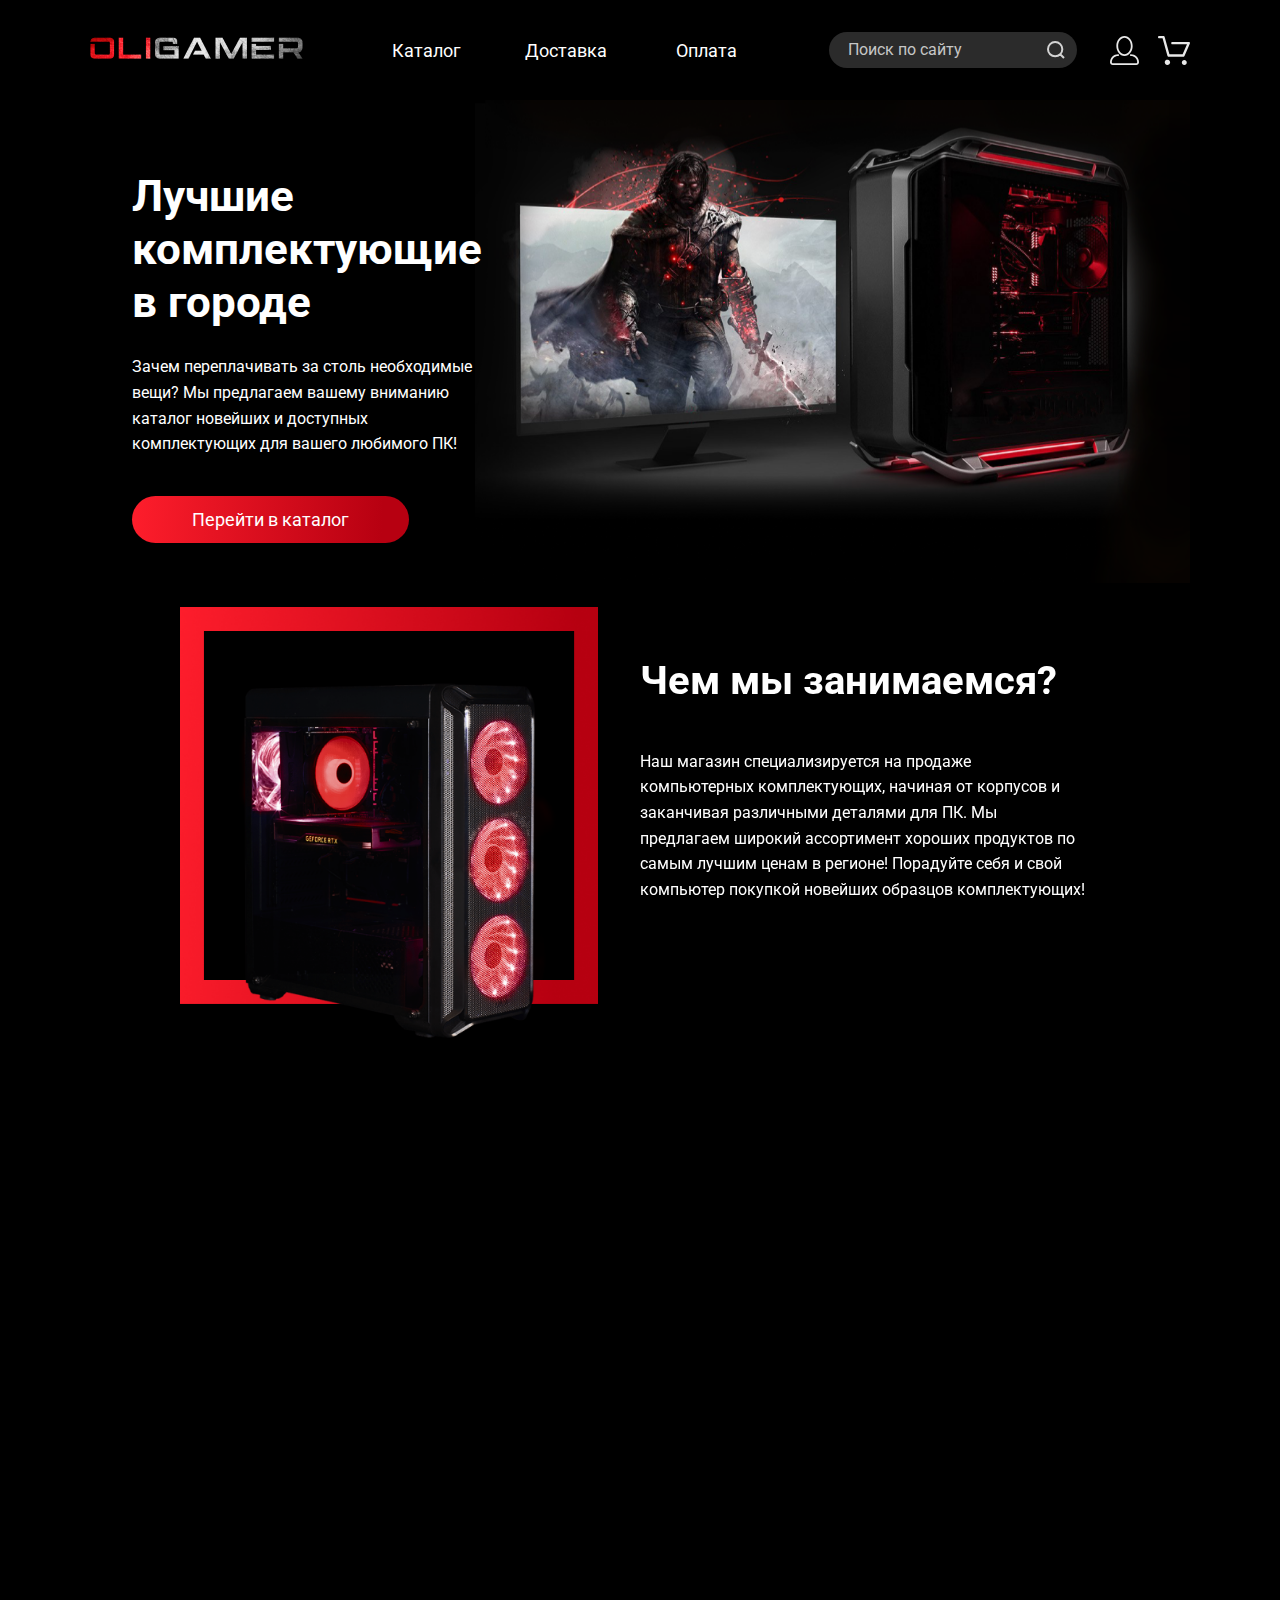
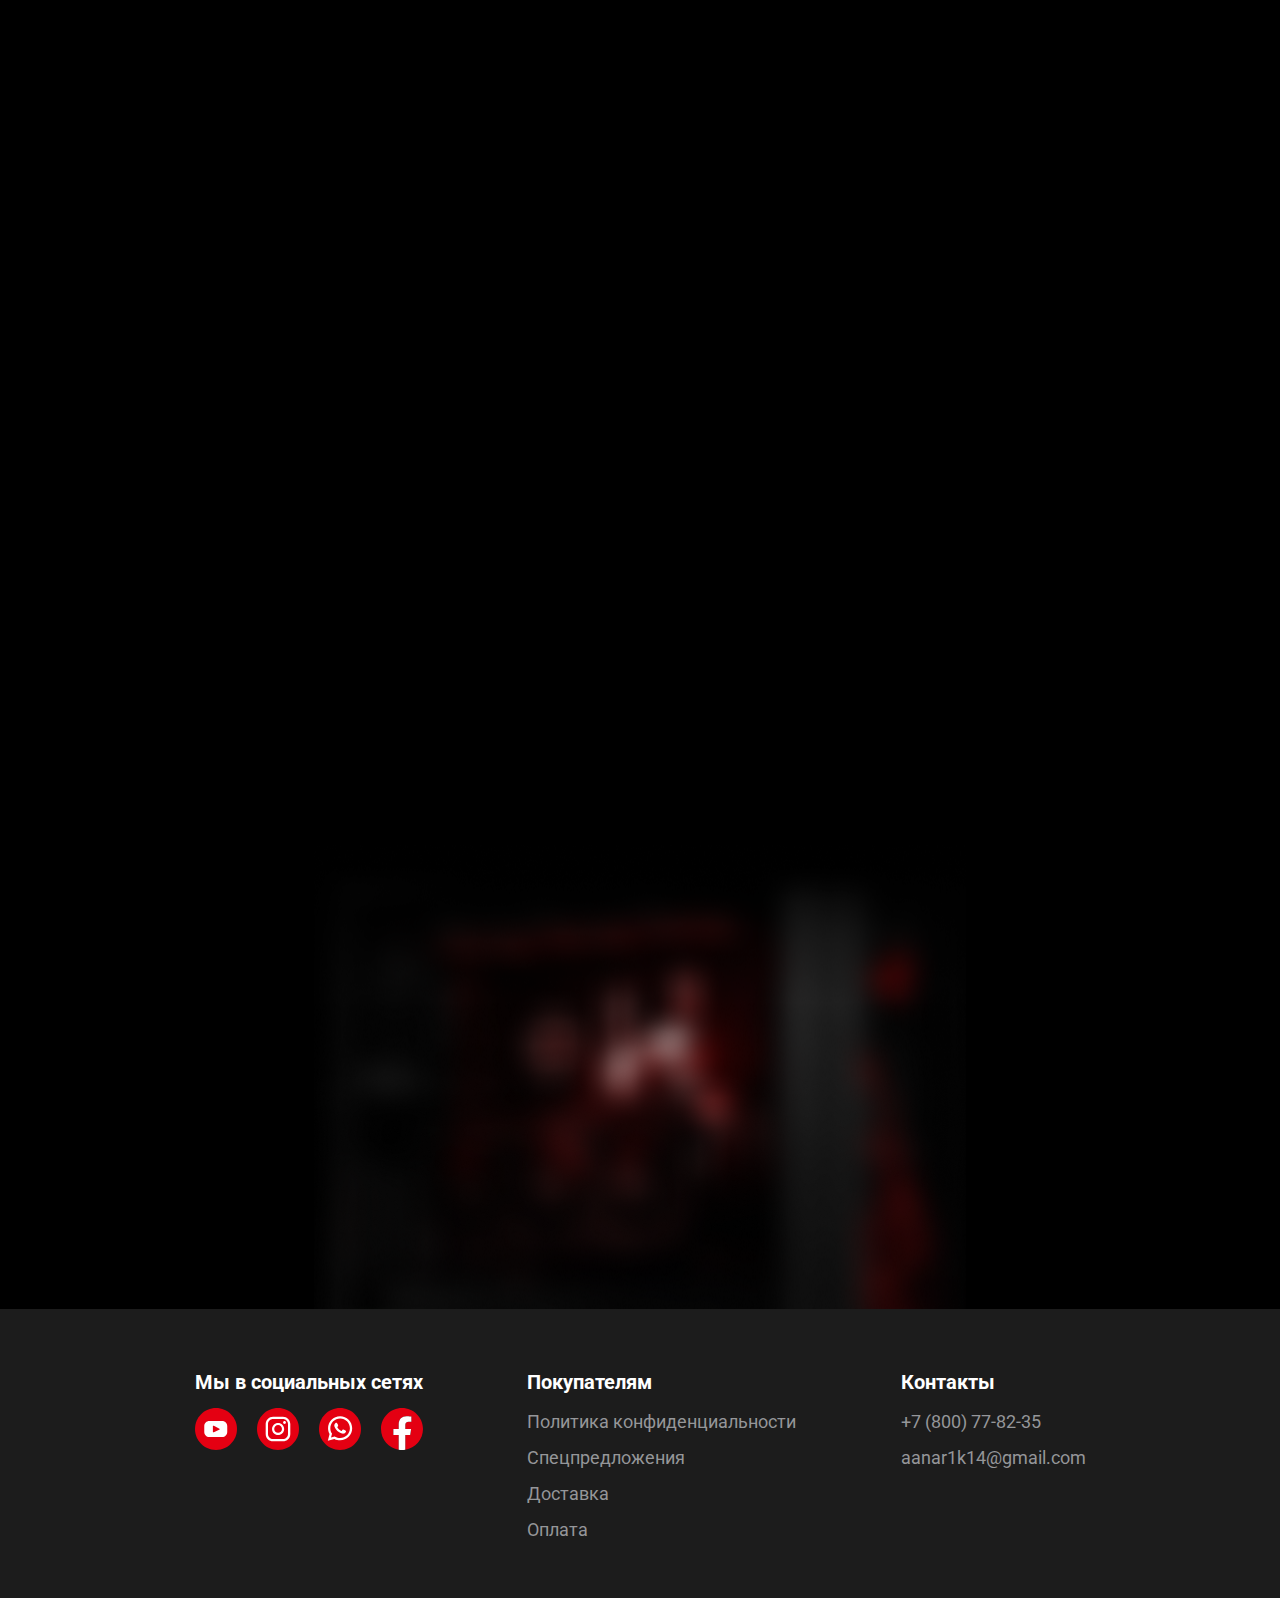
<file: index.html>
<!DOCTYPE html>
<html lang="ru">

<head>
   <meta charset="UTF-8">
   <meta http-equiv="X-UA-Compatible" content="IE=edge">
   <meta name="viewport" content="width=device-width, initial-scale=1.0">
   <link rel="preconnect" href="https://fonts.gstatic.com">
   <link href="https://fonts.googleapis.com/css2?family=Roboto:wght@400;500;700&display=swap" rel="stylesheet">
   <link rel="stylesheet" href="css/style.css">
   <script src="https://ajax.googleapis.com/ajax/libs/jquery/2.1.1/jquery.min.js"></script>
   <link href="css/aos.css" rel="stylesheet" />
   <title>Интернет-магазин "Oligamer"</title>
</head>

<body>
   <main>
      <section class="promo">
         <div class="promo__wrapper center">
            <div class="promo__info">
               <h1 class="promo__heading">Лучшие<br>комплектующие<br>в городе</h1>
               <p class="promo__text">Зачем переплачивать за столь необходимые вещи? Мы предлагаем вашему вниманию
                  каталог новейших и доступных комплектующих
                  для вашего любимого ПК!</p>
               <div class="promo__button btn-transition">
                  <a class="btn-transition__link" href="category.html">Перейти в каталог<svg
                        class="btn-transition__icon" width="30" height="16" viewBox="0 0 35 16" fill="none"
                        xmlns="http://www.w3.org/2000/svg">
                        <path fill-rule="evenodd" clip-rule="evenodd"
                           d="M-2.70272e-05 8C-2.70272e-05 7.76429 0.131659 7.53823 0.366064 7.37155C0.600468 7.20487 0.91839 7.11124 1.24989 7.11124H30.7304L22.8634 1.51913C22.7472 1.4365 22.655 1.3384 22.5921 1.23043C22.5292 1.12247 22.4969 1.00675 22.4969 0.889887C22.4969 0.773025 22.5292 0.657308 22.5921 0.549342C22.655 0.441376 22.7472 0.343275 22.8634 0.260642C22.9796 0.178008 23.1176 0.11246 23.2694 0.0677387C23.4213 0.0230177 23.584 0 23.7484 0C23.9127 0 24.0754 0.0230177 24.2273 0.0677387C24.3791 0.11246 24.5171 0.178008 24.6333 0.260642L34.6326 7.37075C34.749 7.45331 34.8414 7.55139 34.9044 7.65937C34.9674 7.76734 34.9998 7.8831 34.9998 8C34.9998 8.1169 34.9674 8.23266 34.9044 8.34063C34.8414 8.44861 34.749 8.54669 34.6326 8.62925L24.6333 15.7394C24.5171 15.822 24.3791 15.8875 24.2273 15.9323C24.0754 15.977 23.9127 16 23.7484 16C23.584 16 23.4213 15.977 23.2694 15.9323C23.1176 15.8875 22.9796 15.822 22.8634 15.7394C22.7472 15.6567 22.655 15.5586 22.5921 15.4507C22.5292 15.3427 22.4969 15.227 22.4969 15.1101C22.4969 14.9933 22.5292 14.8775 22.5921 14.7696C22.655 14.6616 22.7472 14.5635 22.8634 14.4809L30.7304 8.88876H1.24989C0.91839 8.88876 0.600468 8.79513 0.366064 8.62845C0.131659 8.46178 -2.70272e-05 8.23571 -2.70272e-05 8Z"
                           fill="white" />
                     </svg>
                  </a>
               </div>
            </div>
         </div>
      </section>
      <section class="description" data-aos="fade-down">
         <div class="description__wrapper center">
            <div class="description__info">
               <h2 class="description__heading">Чем мы занимаемся?</h2>
               <p class="description__text">Наш магазин специализируется на продаже компьютерных комплектующих, начиная
                  от корпусов и заканчивая различными деталями для ПК. Мы предлагаем широкий ассортимент хороших
                  продуктов по самым лучшим ценам в регионе! Порадуйте себя и свой компьютер покупкой новейших образцов
                  комплектующих!</p>
            </div>
         </div>
      </section>
      <section class="advantages" data-aos="fade-under">
         <div class="advantages__wrapper center">
            <h2 class="advantages__heading">Гарантия качества</h2>
            <div class="advantages__items">
               <div class="advantages__item advantage">
                  <img class="advantage__img" src="img/advantages-1.svg" alt="photo">
                  <h4 class="advantage__heading">Только проверенная техника</h4>
                  <p class="advantage__text">Нашей одной из основной задач является продажа проверенной техники,
                     исключая покупку сомнительных моделей с высоким
                     уровнем заводского брака</p>
               </div>
               <div class="advantages__item advantage">
                  <img class="advantage__img" src="img/advantages-2.svg" alt="photo">
                  <h4 class="advantage__heading">Лучшие специалисты</h4>
                  <p class="advantage__text">В команде нашего магазина числятся одни из самых лучших специалистов на
                     рынке, за помощью к которым может в любой момент
                     обратиться покупатель</p>
               </div>
               <div class="advantages__item advantage">
                  <img class="advantage__img" src="img/advantages-3.svg" alt="photo">
                  <h4 class="advantage__heading">3 года гарантии</h4>
                  <p class="advantage__text">При приобретении любой техники мы предлагаем ТРИ года гарантии совершенно
                     бесплатно каждому новому покупателю!</p>
               </div>
            </div>
         </div>
      </section>
      <section class="specials" data-aos="fade-under">
         <div class="specials__wrapper center">
            <h2 class="specials__heading">Специальные предложения</h2>
            <div class="specials__items">
               <div class="special-item">
                  <a href="product.html"><img class="special-item__img" src="img/product-1.png" alt="photo"></a>
                  <div>
                     <h4 class="special-item__heading">Cooler Master Blizzard T400 PRO</h4>
                     <a class="special-item__link" href="product.html">Подробнее</a>
                  </div>
               </div>
               <div class="special-item">
                  <a href="product.html"><img class="special-item__img" src="img/category/cpu.png" alt="photo"></a>
                  <div>
                     <h4 class="special-item__heading">AMD Ryzen 5 2600</h4>
                     <a class="special-item__link" href="product.html">Подробнее</a>
                  </div>
               </div>
               <div class="special-item">
                  <a href="product.html"><img class="special-item__img" src="img/product-3.png" alt="photo"></a>
                  <div>
                     <h4 class="special-item__heading">MSI GeForce GTX 1070 Ti GAMING</h4>
                     <a class="special-item__link" href="product.html">Подробнее</a>
                  </div>
               </div>
            </div>
            <div class="promo__button btn-transition">
               <a class="btn-transition__link" href="category.html">Перейти в каталог<svg class="btn-transition__icon"
                     width="30" height="16" viewBox="0 0 35 16" fill="none" xmlns="http://www.w3.org/2000/svg">
                     <path fill-rule="evenodd" clip-rule="evenodd"
                        d="M-2.70272e-05 8C-2.70272e-05 7.76429 0.131659 7.53823 0.366064 7.37155C0.600468 7.20487 0.91839 7.11124 1.24989 7.11124H30.7304L22.8634 1.51913C22.7472 1.4365 22.655 1.3384 22.5921 1.23043C22.5292 1.12247 22.4969 1.00675 22.4969 0.889887C22.4969 0.773025 22.5292 0.657308 22.5921 0.549342C22.655 0.441376 22.7472 0.343275 22.8634 0.260642C22.9796 0.178008 23.1176 0.11246 23.2694 0.0677387C23.4213 0.0230177 23.584 0 23.7484 0C23.9127 0 24.0754 0.0230177 24.2273 0.0677387C24.3791 0.11246 24.5171 0.178008 24.6333 0.260642L34.6326 7.37075C34.749 7.45331 34.8414 7.55139 34.9044 7.65937C34.9674 7.76734 34.9998 7.8831 34.9998 8C34.9998 8.1169 34.9674 8.23266 34.9044 8.34063C34.8414 8.44861 34.749 8.54669 34.6326 8.62925L24.6333 15.7394C24.5171 15.822 24.3791 15.8875 24.2273 15.9323C24.0754 15.977 23.9127 16 23.7484 16C23.584 16 23.4213 15.977 23.2694 15.9323C23.1176 15.8875 22.9796 15.822 22.8634 15.7394C22.7472 15.6567 22.655 15.5586 22.5921 15.4507C22.5292 15.3427 22.4969 15.227 22.4969 15.1101C22.4969 14.9933 22.5292 14.8775 22.5921 14.7696C22.655 14.6616 22.7472 14.5635 22.8634 14.4809L30.7304 8.88876H1.24989C0.91839 8.88876 0.600468 8.79513 0.366064 8.62845C0.131659 8.46178 -2.70272e-05 8.23571 -2.70272e-05 8Z"
                        fill="white" />
                  </svg>
               </a>
            </div>
         </div>
      </section>
      <aside class="feedback">
         <div class="feedback__wrapper container">
            <div class="feedback__info" data-aos="fade-up">
               <h3 class="feedback__heading">Нужна помощь?</h3>
               <p class="feedback__text">Наши специалисты свяжутся с вами в любое удобное для вас время и
                  проконсультируют по
                  всем вопросам.
               </p>
               <form class="feedback__form" action="#">
                  <input required class="feedback__input" type="number" placeholder="+7 (999) 123-45-67">
                  <button class="feedback__btn" type="submit">Отправить заявку</button>
               </form>
            </div>
         </div>
      </aside>
   </main>

   <script src="js/footer.js"></script>
   <script src="js/header.js"></script>
   <script src="js/aos.js"></script>
   <script>
      AOS.init({
         offset: 200,
         duration: 1000,
         easing: 'ease-in-quad',
         delay: 100,
      });
   </script>
   <script src="js/main.js"></script>


</body>

</html>
</file>
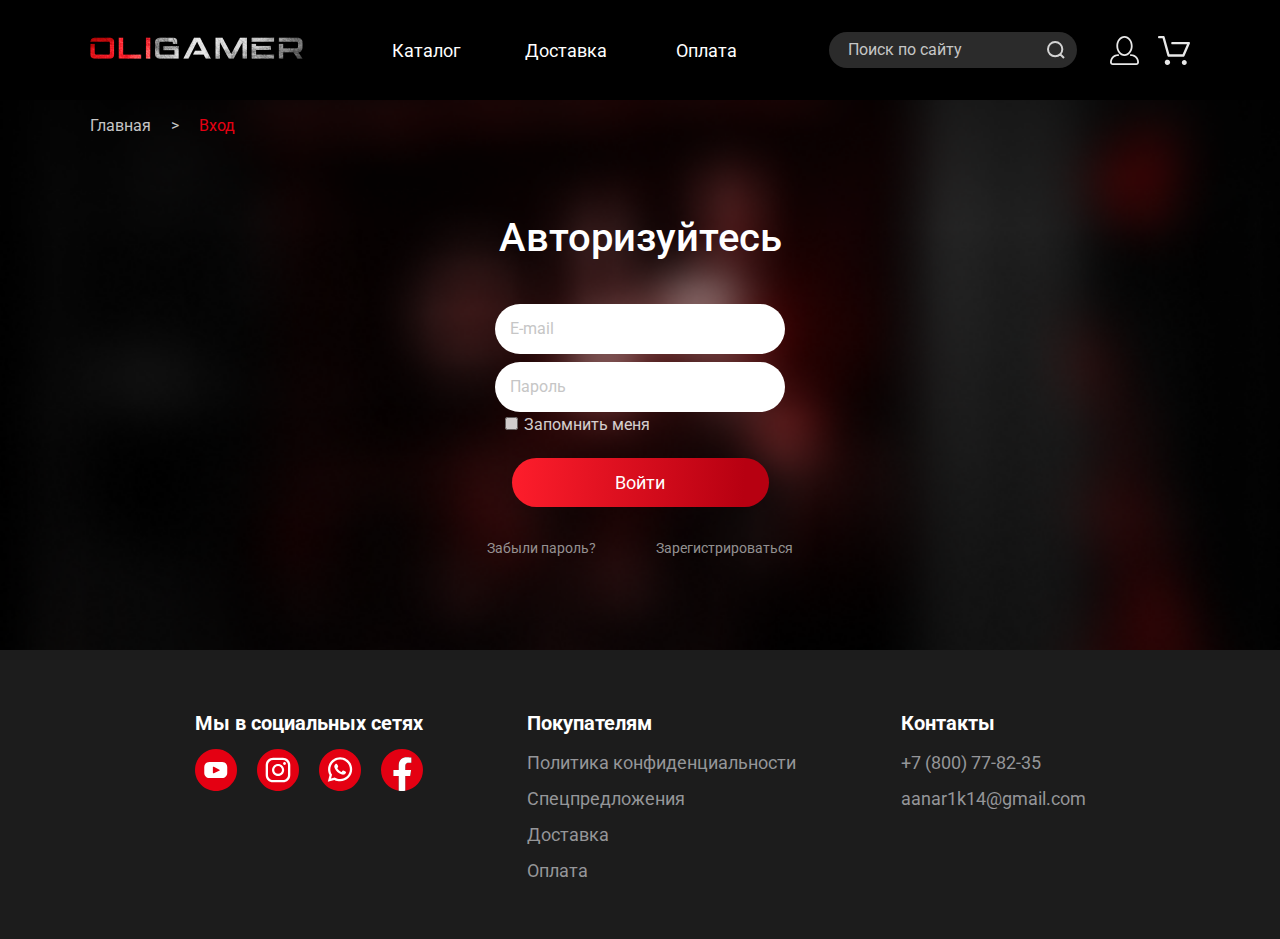
<file: authorization.html>
<!DOCTYPE html>
<html lang="ru">

<head>
   <meta charset="UTF-8">
   <meta http-equiv="X-UA-Compatible" content="IE=edge">
   <meta name="viewport" content="width=device-width, initial-scale=1.0">
   <link rel="stylesheet" href="css/style.css">
   <link rel="preconnect" href="https://fonts.gstatic.com">
   <link href="https://fonts.googleapis.com/css2?family=Roboto:wght@400;500;700&display=swap" rel="stylesheet">
   <script src="https://ajax.googleapis.com/ajax/libs/jquery/2.1.1/jquery.min.js"></script>
   <title>Авторизация</title>
</head>

<body>

   <main class="main-authorization content-bc">
      <div class="breadcrumb">
         <ul class="breadcrumb__list center">
            <li class="breadcrumb__item"><a class="breadcrumb__link" href="index.html">Главная</a></li>
            <li class="breadcrumb__item">Вход</li>
         </ul>
      </div>
      <section class="enter-profile">
         <div class="enter-profile__wrapper container">
            <div class="enter-profile__info">
               <h3 class="enter-profile__heading">Авторизуйтесь</h3>
               <form action="#" class="enter-profile__form">

                  <input required autocomplete="email" class="enter-profile__input" type="email" placeholder="E-mail">

                  <input required minlength="7" class="enter-profile__input" type="password" placeholder="Пароль">

                  <label class="enter-profile__label"><input style="cursor: pointer; margin-right: 6px;"
                        type="checkbox">Запомнить
                     меня</label>
                  <button class="enter-profile__btn disabled" type="submit">Войти</button>
               </form>
               <div class="enter-profile__new">
                  <a class="enter-profile__link enter-profile__link_padding" href="forgot-password.html">Забыли
                     пароль?</a>
                  <a class="enter-profile__link" href="registration.html">Зарегистрироваться</a>
               </div>
            </div>
         </div>
      </section>
   </main>

   <script src="js/footer.js"></script>
   <script src="js/header.js"></script>
   <script src="js/main.js"></script>

</body>

</html>
</file>
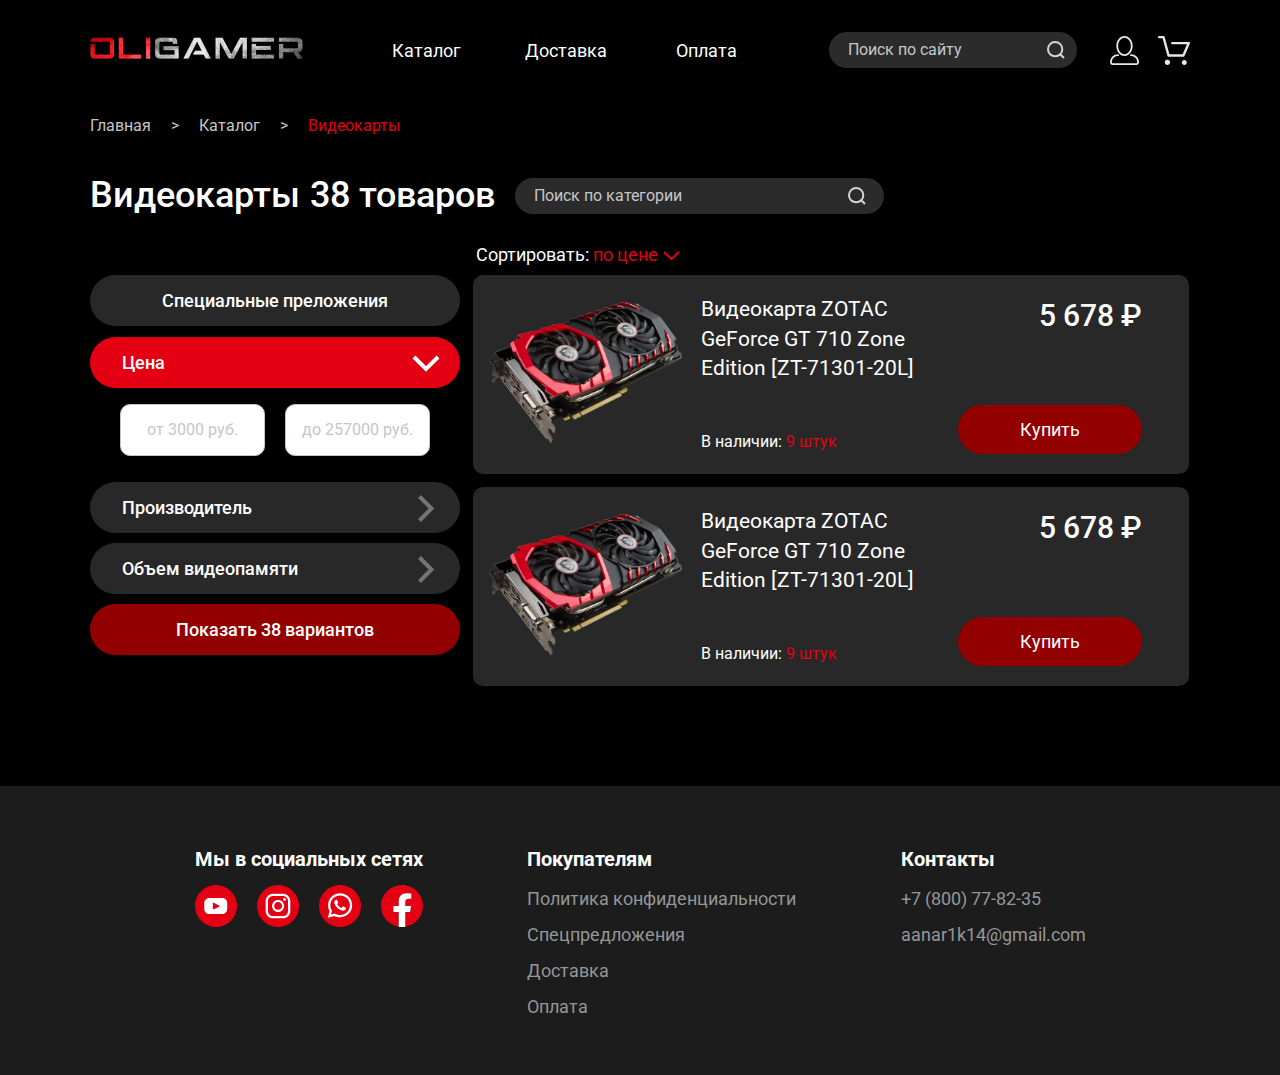
<file: catalog.html>
<!DOCTYPE html>
<html lang="en">

<head>
   <meta charset="UTF-8">
   <meta http-equiv="X-UA-Compatible" content="IE=edge">
   <meta name="viewport" content="width=device-width, initial-scale=1.0">
   <link rel="stylesheet" href="css/style.css">
   <link rel="preconnect" href="https://fonts.gstatic.com">
   <link href="https://fonts.googleapis.com/css2?family=Roboto:wght@400;500;700&display=swap" rel="stylesheet">
   <script src="https://ajax.googleapis.com/ajax/libs/jquery/2.1.1/jquery.min.js"></script>
   <title>Каталог</title>
</head>

<body>

   <main>
      <div class="breadcrumb">
         <ul class="breadcrumb__list center">
            <li class="breadcrumb__item"><a class="breadcrumb__link" href="index.html">Главная</a></li>
            <li class="breadcrumb__item"><a class="breadcrumb__link" href="category.html">Каталог</a></li>
            <li class="breadcrumb__item">Видеокарты</li>
         </ul>
      </div>
      <div class="catalog">
         <div class="catalog__wrapper center">
            <div class="catalog__title">
               <span id="title" style="padding-right: 10px;">Видеокарты</span>
               <span>38 товаров</span>
               <form action="#" class="catalog__search search-form">
                  <label class="search-form__label">
                     <input class="search-form__input" type="text" placeholder="Поиск по категории">
                     <img class="search-form__img" src="img/search.svg" alt="icon">
                  </label>
               </form>
            </div>
            <div class="catalog__container">
               <div class="catalog__settings">
                  <a href="#open-filters" id="linkFilters" class="catalog__link" aria-expanded="false">Фильтры</a>
                  <div class="catalog__sorting sorting">
                     <a href="#open-sort" id="sortPrice" class="sorting__link" aria-expanded="false">по цене</a>
                     <div class="sorting__container">
                        <div class="sorting__wrapper">
                           <label class="sorting__label"><input name="price-sort" type="radio"><span
                                 class="sorting__text">По
                                 возрастанию</span></label>
                           <label class="sorting__label"><input name="price-sort" type="radio"><span
                                 class="sorting__text">По
                                 убыванию</span></label>
                        </div>
                     </div>
                  </div>
               </div>
               <div class="catalog__items">
                  <div class="catalog__filters filters">
                     <div class="filters__wrapper">
                        <form action="#">
                           <button type="submit" class="filters__btn">Специальные преложения</button>
                        </form>
                        <form action="#">
                           <div class="filters__item" id="hdd">
                              <details open class="filters__details">
                                 <summary class="filters__title">
                                    <span>Цена</span>
                                    <svg class="filters__icon" width="28" height="17" viewBox="0 0 28 17" fill="none"
                                       xmlns="http://www.w3.org/2000/svg">
                                       <path d="M2 2L14 14L26 2" stroke-width="4" />
                                    </svg>
                                 </summary>
                                 <div class="filters__info">
                                    <ul class="filters__price">
                                       <li><input placeholder="от 3000 руб." class="filters__number" type="number"></li>
                                       <li><input placeholder="до 257000 руб." class="filters__number" type="number">
                                       </li>
                                    </ul>
                                 </div>
                              </details>
                              <details class="filters__details">
                                 <summary class="filters__title">
                                    <span>Форм-фактор</span>
                                    <svg class="filters__icon" width="28" height="17" viewBox="0 0 28 17" fill="none"
                                       xmlns="http://www.w3.org/2000/svg">
                                       <path d="M2 2L14 14L26 2" stroke-width="4" />
                                    </svg>
                                 </summary>
                                 <div class="filters__info">
                                    <ul>
                                       <li class="filters__li">
                                          <label class="filters__label"><input class="filters__check"
                                                type="checkbox"><span>2.5</span></label>
                                       </li>
                                       <li class="filters__li">
                                          <label class="filters__label"><input class="filters__check"
                                                type="checkbox"><span>3.5</span></label>
                                       </li>
                                    </ul>
                                 </div>
                              </details>
                              <details class="filters__details">
                                 <summary class="filters__title">
                                    <span>Объём (ТБ)</span>
                                    <svg class="filters__icon" width="28" height="17" viewBox="0 0 28 17" fill="none"
                                       xmlns="http://www.w3.org/2000/svg">
                                       <path d="M2 2L14 14L26 2" stroke-width="4" />
                                    </svg>
                                 </summary>
                                 <div class="filters__info">
                                    <ul>
                                       <li class="filters__li">
                                          <label class="filters__label"><input class="filters__check"
                                                type="checkbox"><span>0.5 ТБ</span></label>
                                       </li>
                                       <li class="filters__li">
                                          <label class="filters__label"><input class="filters__check"
                                                type="checkbox"><span>1
                                                ТБ</span></label>
                                       </li>
                                       <li class="filters__li">
                                          <label class="filters__label"><input class="filters__check"
                                                type="checkbox"><span>2
                                                ТБ</span></label>
                                       </li>
                                       <li class="filters__li">
                                          <label class="filters__label"><input class="filters__check"
                                                type="checkbox"><span>4
                                                ТБ</span></label>
                                       </li>
                                       <li class="filters__li">
                                          <label class="filters__label"><input class="filters__check"
                                                type="checkbox"><span>6
                                                ТБ</span></label>
                                       </li>
                                    </ul>
                                 </div>
                              </details>
                           </div>
                           <div class="filters__item" id="ssd">
                              <details open class="filters__details">
                                 <summary class="filters__title">
                                    <span>Цена</span>
                                    <svg class="filters__icon" width="28" height="17" viewBox="0 0 28 17" fill="none"
                                       xmlns="http://www.w3.org/2000/svg">
                                       <path d="M2 2L14 14L26 2" stroke-width="4" />
                                    </svg>
                                 </summary>
                                 <div class="filters__info">
                                    <ul class="filters__price">
                                       <li><input placeholder="от 3000 руб." class="filters__number" type="number"></li>
                                       <li><input placeholder="до 257000 руб." class="filters__number" type="number">
                                       </li>
                                    </ul>
                                 </div>
                              </details>
                              <details class="filters__details">
                                 <summary class="filters__title">
                                    <span>Тип</span>
                                    <svg class="filters__icon" width="28" height="17" viewBox="0 0 28 17" fill="none"
                                       xmlns="http://www.w3.org/2000/svg">
                                       <path d="M2 2L14 14L26 2" stroke-width="4" />
                                    </svg>
                                 </summary>
                                 <div class="filters__info">
                                    <ul>
                                       <li class="filters__li">
                                          <label class="filters__label"><input class="filters__check"
                                                type="checkbox"><span>SSD</span></label>
                                       </li>
                                       <li class="filters__li">
                                          <label class="filters__label"><input class="filters__check"
                                                type="checkbox"><span>SSD M.2</span></label>
                                       </li>
                                    </ul>
                                 </div>
                              </details>
                              <details class="filters__details">
                                 <summary class="filters__title">
                                    <span>Объём (ГБ)</span>
                                    <svg class="filters__icon" width="28" height="17" viewBox="0 0 28 17" fill="none"
                                       xmlns="http://www.w3.org/2000/svg">
                                       <path d="M2 2L14 14L26 2" stroke-width="4" />
                                    </svg>
                                 </summary>
                                 <div class="filters__info">
                                    <ul>
                                       <li class="filters__li">
                                          <label class="filters__label"><input class="filters__check"
                                                type="checkbox"><span>Менее 239</span></label>
                                       </li>
                                       <li class="filters__li">
                                          <label class="filters__label"><input class="filters__check"
                                                type="checkbox"><span>240 - 479</span></label>
                                       </li>
                                       <li class="filters__li">
                                          <label class="filters__label"><input class="filters__check"
                                                type="checkbox"><span>480 - 959</span></label>
                                       </li>
                                       <li class="filters__li">
                                          <label class="filters__label"><input class="filters__check"
                                                type="checkbox"><span>960 - 1 919</span></label>
                                       </li>
                                       <li class="filters__li">
                                          <label class="filters__label"><input class="filters__check"
                                                type="checkbox"><span>1
                                                920 и более</span></label>
                                       </li>
                                    </ul>
                                 </div>
                              </details>
                           </div>
                           <div class="filters__item" id="powerSupply">
                              <details open class="filters__details">
                                 <summary class="filters__title">
                                    <span>Цена</span>
                                    <svg class="filters__icon" width="28" height="17" viewBox="0 0 28 17" fill="none"
                                       xmlns="http://www.w3.org/2000/svg">
                                       <path d="M2 2L14 14L26 2" stroke-width="4" />
                                    </svg>
                                 </summary>
                                 <div class="filters__info">
                                    <ul class="filters__price">
                                       <li><input placeholder="от 3000 руб." class="filters__number" type="number"></li>
                                       <li><input placeholder="до 257000 руб." class="filters__number" type="number">
                                       </li>
                                    </ul>
                                 </div>
                              </details>
                              <details class="filters__details">
                                 <summary class="filters__title">
                                    <span>Мощность</span>
                                    <svg class="filters__icon" width="28" height="17" viewBox="0 0 28 17" fill="none"
                                       xmlns="http://www.w3.org/2000/svg">
                                       <path d="M2 2L14 14L26 2" stroke-width="4" />
                                    </svg>
                                 </summary>
                                 <div class="filters__info">
                                    <ul>
                                       <li class="filters__li">
                                          <label class="filters__label"><input class="filters__check"
                                                type="checkbox"><span>Менее 500</span></label>
                                       </li>
                                       <li class="filters__li">
                                          <label class="filters__label"><input class="filters__check"
                                                type="checkbox"><span>500 - 1 000</span></label>
                                       </li>
                                    </ul>
                                 </div>
                              </details>
                              <details class="filters__details">
                                 <summary class="filters__title">
                                    <span>Сертификат 80 plus</span>
                                    <svg class="filters__icon" width="28" height="17" viewBox="0 0 28 17" fill="none"
                                       xmlns="http://www.w3.org/2000/svg">
                                       <path d="M2 2L14 14L26 2" stroke-width="4" />
                                    </svg>
                                 </summary>
                                 <div class="filters__info">
                                    <ul>
                                       <li class="filters__li">
                                          <label class="filters__label"><input class="filters__check"
                                                type="checkbox"><span>Bronze</span></label>
                                       </li>
                                       <li class="filters__li">
                                          <label class="filters__label"><input class="filters__check"
                                                type="checkbox"><span>Gold</span></label>
                                       </li>
                                       <li class="filters__li">
                                          <label class="filters__label"><input class="filters__check"
                                                type="checkbox"><span>Platinum</span></label>
                                       </li>
                                       <li class="filters__li">
                                          <label class="filters__label"><input class="filters__check"
                                                type="checkbox"><span>Standart</span></label>
                                       </li>
                                       <li class="filters__li">
                                          <label class="filters__label"><input class="filters__check"
                                                type="checkbox"><span>Silver</span></label>
                                       </li>
                                       <li class="filters__li">
                                          <label class="filters__label"><input class="filters__check"
                                                type="checkbox"><span>нет</span></label>
                                       </li>
                                    </ul>
                                 </div>
                              </details>
                           </div>
                           <div class="filters__item" id="videoCard">
                              <details open class="filters__details">
                                 <summary class="filters__title">
                                    <span>Цена</span>
                                    <svg class="filters__icon" width="28" height="17" viewBox="0 0 28 17" fill="none"
                                       xmlns="http://www.w3.org/2000/svg">
                                       <path d="M2 2L14 14L26 2" stroke-width="4" />
                                    </svg>
                                 </summary>
                                 <div class="filters__info">
                                    <ul class="filters__price">
                                       <li><input placeholder="от 3000 руб." class="filters__number" type="number"></li>
                                       <li><input placeholder="до 257000 руб." class="filters__number" type="number">
                                       </li>
                                    </ul>
                                 </div>
                              </details>
                              <details class="filters__details">
                                 <summary class="filters__title">
                                    <span>Производитель</span>
                                    <svg class="filters__icon" width="28" height="17" viewBox="0 0 28 17" fill="none"
                                       xmlns="http://www.w3.org/2000/svg">
                                       <path d="M2 2L14 14L26 2" stroke-width="4" />
                                    </svg>
                                 </summary>
                                 <div class="filters__info">
                                    <ul>
                                       <li class="filters__li">
                                          <label class="filters__label"><input class="filters__check"
                                                type="checkbox"><span>NVIDIA</span></label>
                                       </li>
                                       <li class="filters__li">
                                          <label class="filters__label"><input class="filters__check"
                                                type="checkbox"><span>AMD</span></label>
                                       </li>
                                    </ul>
                                 </div>
                              </details>
                              <details class="filters__details">
                                 <summary class="filters__title">
                                    <span>Объем видеопамяти</span>
                                    <svg class="filters__icon" width="28" height="17" viewBox="0 0 28 17" fill="none"
                                       xmlns="http://www.w3.org/2000/svg">
                                       <path d="M2 2L14 14L26 2" stroke-width="4" />
                                    </svg>
                                 </summary>
                                 <div class="filters__info">
                                    <ul>
                                       <li class="filters__li">
                                          <label class="filters__label"><input class="filters__check"
                                                type="checkbox"><span>1
                                                ГБ</span></label>
                                       </li>
                                       <li class="filters__li">
                                          <label class="filters__label"><input class="filters__check"
                                                type="checkbox"><span>2
                                                ГБ</span></label>
                                       </li>
                                       <li class="filters__li">
                                          <label class="filters__label"><input class="filters__check"
                                                type="checkbox"><span>3
                                                ГБ</span></label>
                                       </li>
                                       <li class="filters__li">
                                          <label class="filters__label"><input class="filters__check"
                                                type="checkbox"><span>4
                                                ГБ</span></label>
                                       </li>
                                       <li class="filters__li">
                                          <label class="filters__label"><input class="filters__check"
                                                type="checkbox"><span>6
                                                ГБ</span></label>
                                       </li>
                                       <li class="filters__li">
                                          <label class="filters__label"><input class="filters__check"
                                                type="checkbox"><span>8
                                                ГБ</span></label>
                                       </li>
                                    </ul>
                                 </div>
                              </details>
                           </div>
                           <div class="filters__item" id="soundCard">
                              <details open class="filters__details">
                                 <summary class="filters__title">
                                    <span>Цена</span>
                                    <svg class="filters__icon" width="28" height="17" viewBox="0 0 28 17" fill="none"
                                       xmlns="http://www.w3.org/2000/svg">
                                       <path d="M2 2L14 14L26 2" stroke-width="4" />
                                    </svg>
                                 </summary>
                                 <div class="filters__info">
                                    <ul class="filters__price">
                                       <li><input placeholder="от 3000 руб." class="filters__number" type="number"></li>
                                       <li><input placeholder="до 257000 руб." class="filters__number" type="number">
                                       </li>
                                    </ul>
                                 </div>
                              </details>
                              <details class="filters__details">
                                 <summary class="filters__title">
                                    <span>Интерфейс подключения</span>
                                    <svg class="filters__icon" width="28" height="17" viewBox="0 0 28 17" fill="none"
                                       xmlns="http://www.w3.org/2000/svg">
                                       <path d="M2 2L14 14L26 2" stroke-width="4" />
                                    </svg>
                                 </summary>
                                 <div class="filters__info">
                                    <ul>
                                       <li class="filters__li">
                                          <label class="filters__label"><input class="filters__check"
                                                type="checkbox"><span>MIO</span></label>
                                       </li>
                                       <li class="filters__li">
                                          <label class="filters__label"><input class="filters__check"
                                                type="checkbox"><span>PCI</span></label>
                                       </li>
                                       <li class="filters__li">
                                          <label class="filters__label"><input class="filters__check"
                                                type="checkbox"><span>PCI-E</span></label>
                                       </li>
                                       <li class="filters__li">
                                          <label class="filters__label"><input class="filters__check"
                                                type="checkbox"><span>USB</span></label>
                                       </li>
                                       <li class="filters__li">
                                          <label class="filters__label"><input class="filters__check"
                                                type="checkbox"><span>USB Type-c</span></label>
                                       </li>
                                    </ul>
                                 </div>
                              </details>
                              <details class="filters__details">
                                 <summary class="filters__title">
                                    <span>Формат звуковой карты</span>
                                    <svg class="filters__icon" width="28" height="17" viewBox="0 0 28 17" fill="none"
                                       xmlns="http://www.w3.org/2000/svg">
                                       <path d="M2 2L14 14L26 2" stroke-width="4" />
                                    </svg>
                                 </summary>
                                 <div class="filters__info">
                                    <ul>
                                       <li class="filters__li">
                                          <label class="filters__label"><input class="filters__check"
                                                type="checkbox"><span>2.0</span></label>
                                       </li>
                                       <li class="filters__li">
                                          <label class="filters__label"><input class="filters__check"
                                                type="checkbox"><span>4.0</span></label>
                                       </li>
                                       <li class="filters__li">
                                          <label class="filters__label"><input class="filters__check"
                                                type="checkbox"><span>5.1</span></label>
                                       </li>
                                       <li class="filters__li">
                                          <label class="filters__label"><input class="filters__check"
                                                type="checkbox"><span>7.1</span></label>
                                       </li>
                                    </ul>
                                 </div>
                              </details>
                           </div>
                           <div class="filters__item" id="housing">
                              <details open class="filters__details">
                                 <summary class="filters__title">
                                    <span>Цена</span>
                                    <svg class="filters__icon" width="28" height="17" viewBox="0 0 28 17" fill="none"
                                       xmlns="http://www.w3.org/2000/svg">
                                       <path d="M2 2L14 14L26 2" stroke-width="4" />
                                    </svg>
                                 </summary>
                                 <div class="filters__info">
                                    <ul class="filters__price">
                                       <li><input placeholder="от 3000 руб." class="filters__number" type="number"></li>
                                       <li><input placeholder="до 257000 руб." class="filters__number" type="number">
                                       </li>
                                    </ul>
                                 </div>
                              </details>
                              <details class="filters__details">
                                 <summary class="filters__title">
                                    <span>Форм-фактор</span>
                                    <svg class="filters__icon" width="28" height="17" viewBox="0 0 28 17" fill="none"
                                       xmlns="http://www.w3.org/2000/svg">
                                       <path d="M2 2L14 14L26 2" stroke-width="4" />
                                    </svg>
                                 </summary>
                                 <div class="filters__info">
                                    <ul>
                                       <li class="filters__li">
                                          <label class="filters__label"><input class="filters__check"
                                                type="checkbox"><span>Нестандартный</span></label>
                                       </li>
                                       <li class="filters__li">
                                          <label class="filters__label"><input class="filters__check"
                                                type="checkbox"><span>ATX, mATX,
                                                EATX</span></label>
                                       </li>
                                       <li class="filters__li">
                                          <label class="filters__label"><input class="filters__check"
                                                type="checkbox"><span>ATX, mATX,
                                                Mini-ITX</span></label>
                                       </li>
                                       <li class="filters__li">
                                          <label class="filters__label"><input class="filters__check"
                                                type="checkbox"><span>mATX,
                                                Mini-ITX</span></label>
                                       </li>
                                       <li class="filters__li">
                                          <label class="filters__label"><input class="filters__check"
                                                type="checkbox"><span>ATX, mATX</span></label>
                                       </li>
                                       <li class="filters__li">
                                          <label class="filters__label"><input class="filters__check"
                                                type="checkbox"><span>mini-ITX</span></label>
                                       </li>
                                    </ul>
                                 </div>
                              </details>
                           </div>
                           <div class="filters__item" id="cooling">
                              <details open class="filters__details">
                                 <summary class="filters__title">
                                    <span>Цена</span>
                                    <svg class="filters__icon" width="28" height="17" viewBox="0 0 28 17" fill="none"
                                       xmlns="http://www.w3.org/2000/svg">
                                       <path d="M2 2L14 14L26 2" stroke-width="4" />
                                    </svg>
                                 </summary>
                                 <div class="filters__info">
                                    <ul class="filters__price">
                                       <li><input placeholder="от 3000 руб." class="filters__number" type="number"></li>
                                       <li><input placeholder="до 257000 руб." class="filters__number" type="number">
                                       </li>
                                    </ul>
                                 </div>
                              </details>
                              <details class="filters__details">
                                 <summary class="filters__title">
                                    <span>Тип</span>
                                    <svg class="filters__icon" width="28" height="17" viewBox="0 0 28 17" fill="none"
                                       xmlns="http://www.w3.org/2000/svg">
                                       <path d="M2 2L14 14L26 2" stroke-width="4" />
                                    </svg>
                                 </summary>
                                 <div class="filters__info">
                                    <ul>
                                       <li class="filters__li">
                                          <label class="filters__label"><input class="filters__check"
                                                type="checkbox"><span>Термопаста</span></label>
                                       </li>
                                       <li class="filters__li">
                                          <label class="filters__label"><input class="filters__check"
                                                type="checkbox"><span>Кулеры для
                                                процессоров</span></label>
                                       </li>
                                       <li class="filters__li">
                                          <label class="filters__label"><input class="filters__check"
                                                type="checkbox"><span>Вентиляторы для
                                                корпуса</span></label>
                                       </li>
                                       <li class="filters__li">
                                          <label class="filters__label"><input class="filters__check"
                                                type="checkbox"><span>Жидкостные системы
                                                охлаждения</span></label>
                                       </li>
                                    </ul>
                                 </div>
                              </details>
                           </div>
                           <div class="filters__item" id="motherboard">
                              <details open class="filters__details">
                                 <summary class="filters__title">
                                    <span>Цена</span>
                                    <svg class="filters__icon" width="28" height="17" viewBox="0 0 28 17" fill="none"
                                       xmlns="http://www.w3.org/2000/svg">
                                       <path d="M2 2L14 14L26 2" stroke-width="4" />
                                    </svg>
                                 </summary>
                                 <div class="filters__info">
                                    <ul class="filters__price">
                                       <li><input placeholder="от 3000 руб." class="filters__number" type="number"></li>
                                       <li><input placeholder="до 257000 руб." class="filters__number" type="number">
                                       </li>
                                    </ul>
                                 </div>
                              </details>
                              <details class="filters__details">
                                 <summary class="filters__title">
                                    <span>Форм-фактор</span>
                                    <svg class="filters__icon" width="28" height="17" viewBox="0 0 28 17" fill="none"
                                       xmlns="http://www.w3.org/2000/svg">
                                       <path d="M2 2L14 14L26 2" stroke-width="4" />
                                    </svg>
                                 </summary>
                                 <div class="filters__info">
                                    <ul>
                                       <li class="filters__li">
                                          <label class="filters__label"><input class="filters__check"
                                                type="checkbox"><span>Нестандартный</span></label>
                                       </li>
                                       <li class="filters__li">
                                          <label class="filters__label"><input class="filters__check"
                                                type="checkbox"><span>ATX, mATX,
                                                EATX</span></label>
                                       </li>
                                       <li class="filters__li">
                                          <label class="filters__label"><input class="filters__check"
                                                type="checkbox"><span>ATX, mATX,
                                                Mini-ITX</span></label>
                                       </li>
                                       <li class="filters__li">
                                          <label class="filters__label"><input class="filters__check"
                                                type="checkbox"><span>mATX,
                                                Mini-ITX</span></label>
                                       </li>
                                       <li class="filters__li">
                                          <label class="filters__label"><input class="filters__check"
                                                type="checkbox"><span>ATX, mATX</span></label>
                                       </li>
                                       <li class="filters__li">
                                          <label class="filters__label"><input class="filters__check"
                                                type="checkbox"><span>mini-ITX</span></label>
                                       </li>
                                    </ul>
                                 </div>
                              </details>

                              <details class="filters__details">
                                 <summary class="filters__title">
                                    <span>Сокет</span>
                                    <svg class="filters__icon" width="28" height="17" viewBox="0 0 28 17" fill="none"
                                       xmlns="http://www.w3.org/2000/svg">
                                       <path d="M2 2L14 14L26 2" stroke-width="4" />
                                    </svg>
                                 </summary>
                                 <div class="filters__info">
                                    <ul>
                                       <li class="filters__li">
                                          <label class="filters__label"><input class="filters__check"
                                                type="checkbox"><span>cpu onboard</span></label>
                                       </li>
                                       <li class="filters__li">
                                          <label class="filters__label"><input class="filters__check"
                                                type="checkbox"><span>FCBGA1090</span></label>
                                       </li>
                                       <li class="filters__li">
                                          <label class="filters__label"><input class="filters__check"
                                                type="checkbox"><span>LGA 1151</span></label>
                                       </li>
                                       <li class="filters__li">
                                          <label class="filters__label"><input class="filters__check"
                                                type="checkbox"><span>AM4</span></label>
                                       </li>
                                       <li class="filters__li">
                                          <label class="filters__label"><input class="filters__check"
                                                type="checkbox"><span>LGA 1150</span></label>
                                       </li>
                                       <li class="filters__li">
                                          <label class="filters__label"><input class="filters__check"
                                                type="checkbox"><span>LGA 1200</span></label>
                                       </li>
                                    </ul>
                                 </div>
                              </details>
                           </div>
                           <div class="filters__item" id="ram">
                              <details open class="filters__details">
                                 <summary class="filters__title">
                                    <span>Цена</span>
                                    <svg class="filters__icon" width="28" height="17" viewBox="0 0 28 17" fill="none"
                                       xmlns="http://www.w3.org/2000/svg">
                                       <path d="M2 2L14 14L26 2" stroke-width="4" />
                                    </svg>
                                 </summary>
                                 <div class="filters__info">
                                    <ul class="filters__price">
                                       <li><input placeholder="от 3000 руб." class="filters__number" type="number"></li>
                                       <li><input placeholder="до 257000 руб." class="filters__number" type="number">
                                       </li>
                                    </ul>
                                 </div>
                              </details>
                              <details class="filters__details">
                                 <summary class="filters__title">
                                    <span>Объем</span>
                                    <svg class="filters__icon" width="28" height="17" viewBox="0 0 28 17" fill="none"
                                       xmlns="http://www.w3.org/2000/svg">
                                       <path d="M2 2L14 14L26 2" stroke-width="4" />
                                    </svg>
                                 </summary>
                                 <div class="filters__info">
                                    <ul>
                                       <li class="filters__li">
                                          <label class="filters__label"><input class="filters__check"
                                                type="checkbox"><span>4
                                                Гб</span></label>
                                       </li>
                                       <li class="filters__li">
                                          <label class="filters__label"><input class="filters__check"
                                                type="checkbox"><span>8
                                                Гб</span></label>
                                       </li>
                                       <li class="filters__li">
                                          <label class="filters__label"><input class="filters__check"
                                                type="checkbox"><span>16
                                                Гб</span></label>
                                       </li>
                                       <li class="filters__li">
                                          <label class="filters__label"><input class="filters__check"
                                                type="checkbox"><span>32
                                                Гб</span></label>
                                       </li>
                                    </ul>
                                 </div>
                              </details>
                              <details class="filters__details">
                                 <summary class="filters__title">
                                    <span>Тип</span>
                                    <svg class="filters__icon" width="28" height="17" viewBox="0 0 28 17" fill="none"
                                       xmlns="http://www.w3.org/2000/svg">
                                       <path d="M2 2L14 14L26 2" stroke-width="4" />
                                    </svg>
                                 </summary>
                                 <div class="filters__info">
                                    <ul>
                                       <li class="filters__li">
                                          <label class="filters__label"><input class="filters__check"
                                                type="checkbox"><span>DDR3</span></label>
                                       </li>
                                       <li class="filters__li">
                                          <label class="filters__label"><input class="filters__check"
                                                type="checkbox"><span>DDR4</span></label>
                                       </li>
                                    </ul>
                                 </div>
                              </details>
                              <details class="filters__details">
                                 <summary class="filters__title">
                                    <span>Количество модулей в комплекте (шт)</span>
                                    <svg class="filters__icon" width="28" height="17" viewBox="0 0 28 17" fill="none"
                                       xmlns="http://www.w3.org/2000/svg">
                                       <path d="M2 2L14 14L26 2" stroke-width="4" />
                                    </svg>
                                 </summary>
                                 <div class="filters__info">
                                    <ul>
                                       <li class="filters__li">
                                          <label class="filters__label"><input class="filters__check"
                                                type="checkbox"><span>1</span></label>
                                       </li>
                                       <li class="filters__li">
                                          <label class="filters__label"><input class="filters__check"
                                                type="checkbox"><span>2</span></label>
                                       </li>
                                    </ul>
                                 </div>
                              </details>
                              <details class="filters__details">
                                 <summary class="filters__title">
                                    <span>Частота</span>
                                    <svg class="filters__icon" width="28" height="17" viewBox="0 0 28 17" fill="none"
                                       xmlns="http://www.w3.org/2000/svg">
                                       <path d="M2 2L14 14L26 2" stroke-width="4" />
                                    </svg>
                                 </summary>
                                 <div class="filters__info">
                                    <ul>
                                       <li class="filters__li">
                                          <label class="filters__label"><input class="filters__check"
                                                type="checkbox"><span>2400 Mhz</span></label>
                                       </li>
                                       <li class="filters__li">
                                          <label class="filters__label"><input class="filters__check"
                                                type="checkbox"><span>2666 Mhz</span></label>
                                       </li>
                                       <li class="filters__li">
                                          <label class="filters__label"><input class="filters__check"
                                                type="checkbox"><span>3000 Mhz</span></label>
                                       </li>
                                       <li class="filters__li">
                                          <label class="filters__label"><input class="filters__check"
                                                type="checkbox"><span>3200 Mhz</span></label>
                                       </li>
                                       <li class="filters__li">
                                          <label class="filters__label"><input class="filters__check"
                                                type="checkbox"><span>3600 Mhz</span></label>
                                       </li>
                                       <li class="filters__li">
                                          <label class="filters__label"><input class="filters__check"
                                                type="checkbox"><span>4000 Mhz</span></label>
                                       </li>
                                    </ul>
                                 </div>
                              </details>
                           </div>
                           <div class="filters__item" id="cpu">
                              <details open class="filters__details">
                                 <summary class="filters__title">
                                    <span>Цена</span>
                                    <svg class="filters__icon" width="28" height="17" viewBox="0 0 28 17" fill="none"
                                       xmlns="http://www.w3.org/2000/svg">
                                       <path d="M2 2L14 14L26 2" stroke-width="4" />
                                    </svg>
                                 </summary>
                                 <div class="filters__info">
                                    <ul class="filters__price">
                                       <li><input placeholder="от 3000 руб." class="filters__number" type="number"></li>
                                       <li><input placeholder="до 257000 руб." class="filters__number" type="number">
                                       </li>
                                    </ul>
                                 </div>
                              </details>
                              <details class="filters__details">
                                 <summary class="filters__title">
                                    <span>Сокет</span>
                                    <svg class="filters__icon" width="28" height="17" viewBox="0 0 28 17" fill="none"
                                       xmlns="http://www.w3.org/2000/svg">
                                       <path d="M2 2L14 14L26 2" stroke-width="4" />
                                    </svg>
                                 </summary>
                                 <div class="filters__info">
                                    <ul>
                                       <li class="filters__li">
                                          <label class="filters__label"><input class="filters__check"
                                                type="checkbox"><span>cpu onboard</span></label>
                                       </li>
                                       <li class="filters__li">
                                          <label class="filters__label"><input class="filters__check"
                                                type="checkbox"><span>FCBGA1090</span></label>
                                       </li>
                                       <li class="filters__li">
                                          <label class="filters__label"><input class="filters__check"
                                                type="checkbox"><span>LGA 1151</span></label>
                                       </li>
                                       <li class="filters__li">
                                          <label class="filters__label"><input class="filters__check"
                                                type="checkbox"><span>AM4</span></label>
                                       </li>
                                       <li class="filters__li">
                                          <label class="filters__label"><input class="filters__check"
                                                type="checkbox"><span>LGA 1150</span></label>
                                       </li>
                                       <li class="filters__li">
                                          <label class="filters__label"><input class="filters__check"
                                                type="checkbox"><span>LGA 1200</span></label>
                                       </li>
                                    </ul>
                                 </div>
                              </details>
                              <details class="filters__details">
                                 <summary class="filters__title">
                                    <span>Количество ядер</span>
                                    <svg class="filters__icon" width="28" height="17" viewBox="0 0 28 17" fill="none"
                                       xmlns="http://www.w3.org/2000/svg">
                                       <path d="M2 2L14 14L26 2" stroke-width="4" />
                                    </svg>
                                 </summary>
                                 <div class="filters__info">
                                    <ul>
                                       <li class="filters__li">
                                          <label class="filters__label"><input class="filters__check"
                                                type="checkbox"><span>2</span></label>
                                       </li>
                                       <li class="filters__li">
                                          <label class="filters__label"><input class="filters__check"
                                                type="checkbox"><span>4</span></label>
                                       </li>
                                       <li class="filters__li">
                                          <label class="filters__label"><input class="filters__check"
                                                type="checkbox"><span>6</span></label>
                                       </li>
                                       <li class="filters__li">
                                          <label class="filters__label"><input class="filters__check"
                                                type="checkbox"><span>8</span></label>
                                       </li>
                                       <li class="filters__li">
                                          <label class="filters__label"><input class="filters__check"
                                                type="checkbox"><span>10</span></label>
                                       </li>
                                       <li class="filters__li">
                                          <label class="filters__label"><input class="filters__check"
                                                type="checkbox"><span>12</span></label>
                                       </li>
                                       <li class="filters__li">
                                          <label class="filters__label"><input class="filters__check"
                                                type="checkbox"><span>16</span></label>
                                       </li>
                                    </ul>
                                 </div>
                              </details>
                              <details class="filters__details">
                                 <summary class="filters__title">
                                    <span>Производитель</span>
                                    <svg class="filters__icon" width="28" height="17" viewBox="0 0 28 17" fill="none"
                                       xmlns="http://www.w3.org/2000/svg">
                                       <path d="M2 2L14 14L26 2" stroke-width="4" />
                                    </svg>
                                 </summary>
                                 <div class="filters__info">
                                    <ul>
                                       <li class="filters__li">
                                          <label class="filters__label"><input class="filters__check"
                                                type="checkbox"><span>Intel</span></label>
                                       </li>
                                       <li class="filters__li">
                                          <label class="filters__label"><input class="filters__check"
                                                type="checkbox"><span>AMD</span></label>
                                       </li>
                                    </ul>
                                 </div>
                              </details>
                           </div>
                           <button class="filters__btn filters__submit" type="submit">Показать 38 вариантов</button>
                        </form>
                     </div>
                  </div>
                  <div class="catalog__products catalog-product">
                     <div class="catalog-product__wrapper">
                        <div class="catalog-product__text">По вашему запросу ничего не найдено.</div>
                        <div class="catalog-product__items">
                           <div class="product-catalog">
                              <a href="product.html"><img class="product-catalog__img" src="img/category/video-card.png"
                                    alt="photo"></a>
                              <div class="product-catalog__info">
                                 <div class="product-catalog__left">
                                    <a class="product-catalog__link" href="product.html">Видеокарта ZOTAC GeForce GT 710
                                       Zone
                                       Edition
                                       [ZT-71301-20L]</a>
                                    <span class="product-catalog__span">9 штук</span>
                                 </div>
                                 <div class="product-catalog__right">
                                    <span class="product-catalog__price">5 678 ₽</span>
                                    <form action="#">
                                       <button class="product-catalog__btn" type="submit">Купить</button>
                                    </form>
                                 </div>
                              </div>
                           </div>
                           <div class="product-catalog">
                              <a href="product.html"><img class="product-catalog__img" src="img/category/video-card.png"
                                    alt="photo"></a>
                              <div class="product-catalog__info">
                                 <div class="product-catalog__left">
                                    <a class="product-catalog__link" href="product.html">Видеокарта ZOTAC GeForce GT 710
                                       Zone
                                       Edition
                                       [ZT-71301-20L]</a>
                                    <span class="product-catalog__span">9 штук</span>
                                 </div>
                                 <div class="product-catalog__right">
                                    <span class="product-catalog__price">5 678 ₽</span>
                                    <form action="#">
                                       <button class="product-catalog__btn" type="submit">Купить</button>
                                    </form>
                                 </div>
                              </div>
                           </div>
                        </div>
                        <div class="catalog-product__pagination pagination">
                           <div class="pagination__wrapper">
                              <a class="pagination__arrow"><svg style="transform: rotate(-180deg);"
                                    class="pagination__icon" width="24" height="20" viewBox="0 0 24 20" fill="none"
                                    xmlns="http://www.w3.org/2000/svg">
                                    <path
                                       d="M2.08317 11.4167H18.8848L13.7423 17.5933C13.6233 17.7366 13.5336 17.9019 13.4784 18.0798C13.4232 18.2577 13.4036 18.4448 13.4207 18.6302C13.4553 19.0048 13.6372 19.3504 13.9265 19.5908C14.2158 19.8313 14.5888 19.947 14.9634 19.9125C15.338 19.8779 15.6835 19.696 15.924 19.4067L23.0073 10.9067C23.055 10.8391 23.0976 10.768 23.1348 10.6942C23.1348 10.6233 23.2057 10.5808 23.234 10.51C23.2982 10.3476 23.3318 10.1747 23.3332 10C23.3318 9.82535 23.2982 9.65245 23.234 9.49001C23.234 9.41918 23.1632 9.37668 23.1348 9.30585C23.0976 9.23198 23.055 9.16095 23.0073 9.09335L15.924 0.593346C15.7908 0.433429 15.624 0.304824 15.4355 0.216678C15.2469 0.128531 15.0413 0.0830082 14.8332 0.0833462C14.5022 0.0826995 14.1814 0.197981 13.9265 0.40918C13.7831 0.528107 13.6645 0.674166 13.5776 0.838992C13.4906 1.00382 13.4371 1.18417 13.42 1.36972C13.4029 1.55527 13.4226 1.74237 13.4779 1.92031C13.5332 2.09825 13.623 2.26353 13.7423 2.40668L18.8848 8.58335H2.08317C1.70745 8.58335 1.34711 8.7326 1.08144 8.99828C0.81576 9.26396 0.666504 9.62429 0.666504 10C0.666504 10.3757 0.81576 10.7361 1.08144 11.0017C1.34711 11.2674 1.70745 11.4167 2.08317 11.4167Z" />
                                 </svg></a>
                              <div class="pagination__links">
                                 <a class="pagination__link pagination__link_bc" href="#">1</a>
                                 <a class="pagination__link" href="#">2</a>
                                 <a class="pagination__link" href="#">3</a>
                              </div>
                              <a class="pagination__arrow"><svg class="pagination__icon" width="24" height="20"
                                    viewBox="0 0 24 20" fill="none" xmlns="http://www.w3.org/2000/svg">
                                    <path
                                       d="M2.08317 11.4167H18.8848L13.7423 17.5933C13.6233 17.7366 13.5336 17.9019 13.4784 18.0798C13.4232 18.2577 13.4036 18.4448 13.4207 18.6302C13.4553 19.0048 13.6372 19.3504 13.9265 19.5908C14.2158 19.8313 14.5888 19.947 14.9634 19.9125C15.338 19.8779 15.6835 19.696 15.924 19.4067L23.0073 10.9067C23.055 10.8391 23.0976 10.768 23.1348 10.6942C23.1348 10.6233 23.2057 10.5808 23.234 10.51C23.2982 10.3476 23.3318 10.1747 23.3332 10C23.3318 9.82535 23.2982 9.65245 23.234 9.49001C23.234 9.41918 23.1632 9.37668 23.1348 9.30585C23.0976 9.23198 23.055 9.16095 23.0073 9.09335L15.924 0.593346C15.7908 0.433429 15.624 0.304824 15.4355 0.216678C15.2469 0.128531 15.0413 0.0830082 14.8332 0.0833462C14.5022 0.0826995 14.1814 0.197981 13.9265 0.40918C13.7831 0.528107 13.6645 0.674166 13.5776 0.838992C13.4906 1.00382 13.4371 1.18417 13.42 1.36972C13.4029 1.55527 13.4226 1.74237 13.4779 1.92031C13.5332 2.09825 13.623 2.26353 13.7423 2.40668L18.8848 8.58335H2.08317C1.70745 8.58335 1.34711 8.7326 1.08144 8.99828C0.81576 9.26396 0.666504 9.62429 0.666504 10C0.666504 10.3757 0.81576 10.7361 1.08144 11.0017C1.34711 11.2674 1.70745 11.4167 2.08317 11.4167Z" />
                                 </svg></a>
                           </div>
                        </div>
                     </div>
                  </div>
               </div>
            </div>
         </div>
      </div>
   </main>

   <script src="js/footer.js"></script>
   <script src="js/header.js"></script>
   <script src="js/main.js"></script>

   <script>

      /* Для каждого главного заголовка свои фильтры.Если переписать главный заголовок, то появятся соотвествующие фильтры. https://docs.google.com/document/d/1NeHJe-xpSgaV-57tVnwpelWC3MrYObflP6cnLAA84eM/edit */

      $(function () {
         let title = ['Жесткие диски', 'SSD диски', 'Блоки питания', 'Видеокарты', 'Звуковые карты', 'корпуса', 'Охлаждение компьютера', 'Материнские платы', 'Оперативная память', 'Процессоры'];

         let filters = [$('#hdd'), $('#ssd'), $('#powerSupply'), $('#videoCard'), $('#soundCard'), $('#housing'), $('#cooling'), $('#motherboard'), $('#ram'), $('#cpu')];

         for (let i = 0; i < title.length; i++) {
            if (title[i] == $('#title').text()) {
               filters[i].css('display', 'block');
            }
         }
      });

      /* Если не будет товаров в каталоге, то сообщение, что по вашему запросу ничего не найдено */

      $(function () {
         if (!$('.product-catalog').length > 0) {
            $('.catalog-product__pagination').css('display', 'none');
            $('.catalog-product__items').css('display', 'none');
            $('.catalog-product__text').css('display', 'block');
         }
         else if ($('.product-catalog').length > 7) {
            $('.catalog-product__pagination').css('display', 'block');
         }
      });

      /* функция для открытия меню сортировки */

      $(function () {
         $('#sortPrice').on('click', function (open) {
            var menuItem = $(open.currentTarget);

            if (menuItem.attr('aria-expanded') === 'true') {
               $(this).attr('aria-expanded', 'false');
            } else {
               $(this).attr('aria-expanded', 'true');
            }
         });
      });

      /* функция для открытия фильтров. Для телефонов скрываются фильтры, но можно вызвать их кнопкой */

      $(function () {
         $('#linkFilters').on('click', function (open) {
            var menuItem = $(open.currentTarget);

            if (menuItem.attr('aria-expanded') === 'true') {
               $(this).attr('aria-expanded', 'false');
               $(".catalog__filters").css('display', 'none');
            } else {
               $(this).attr('aria-expanded', 'true');
               $(".catalog__filters").css('display', 'block');
            }
         });
      });
   </script>
</body>

</html>
</file>
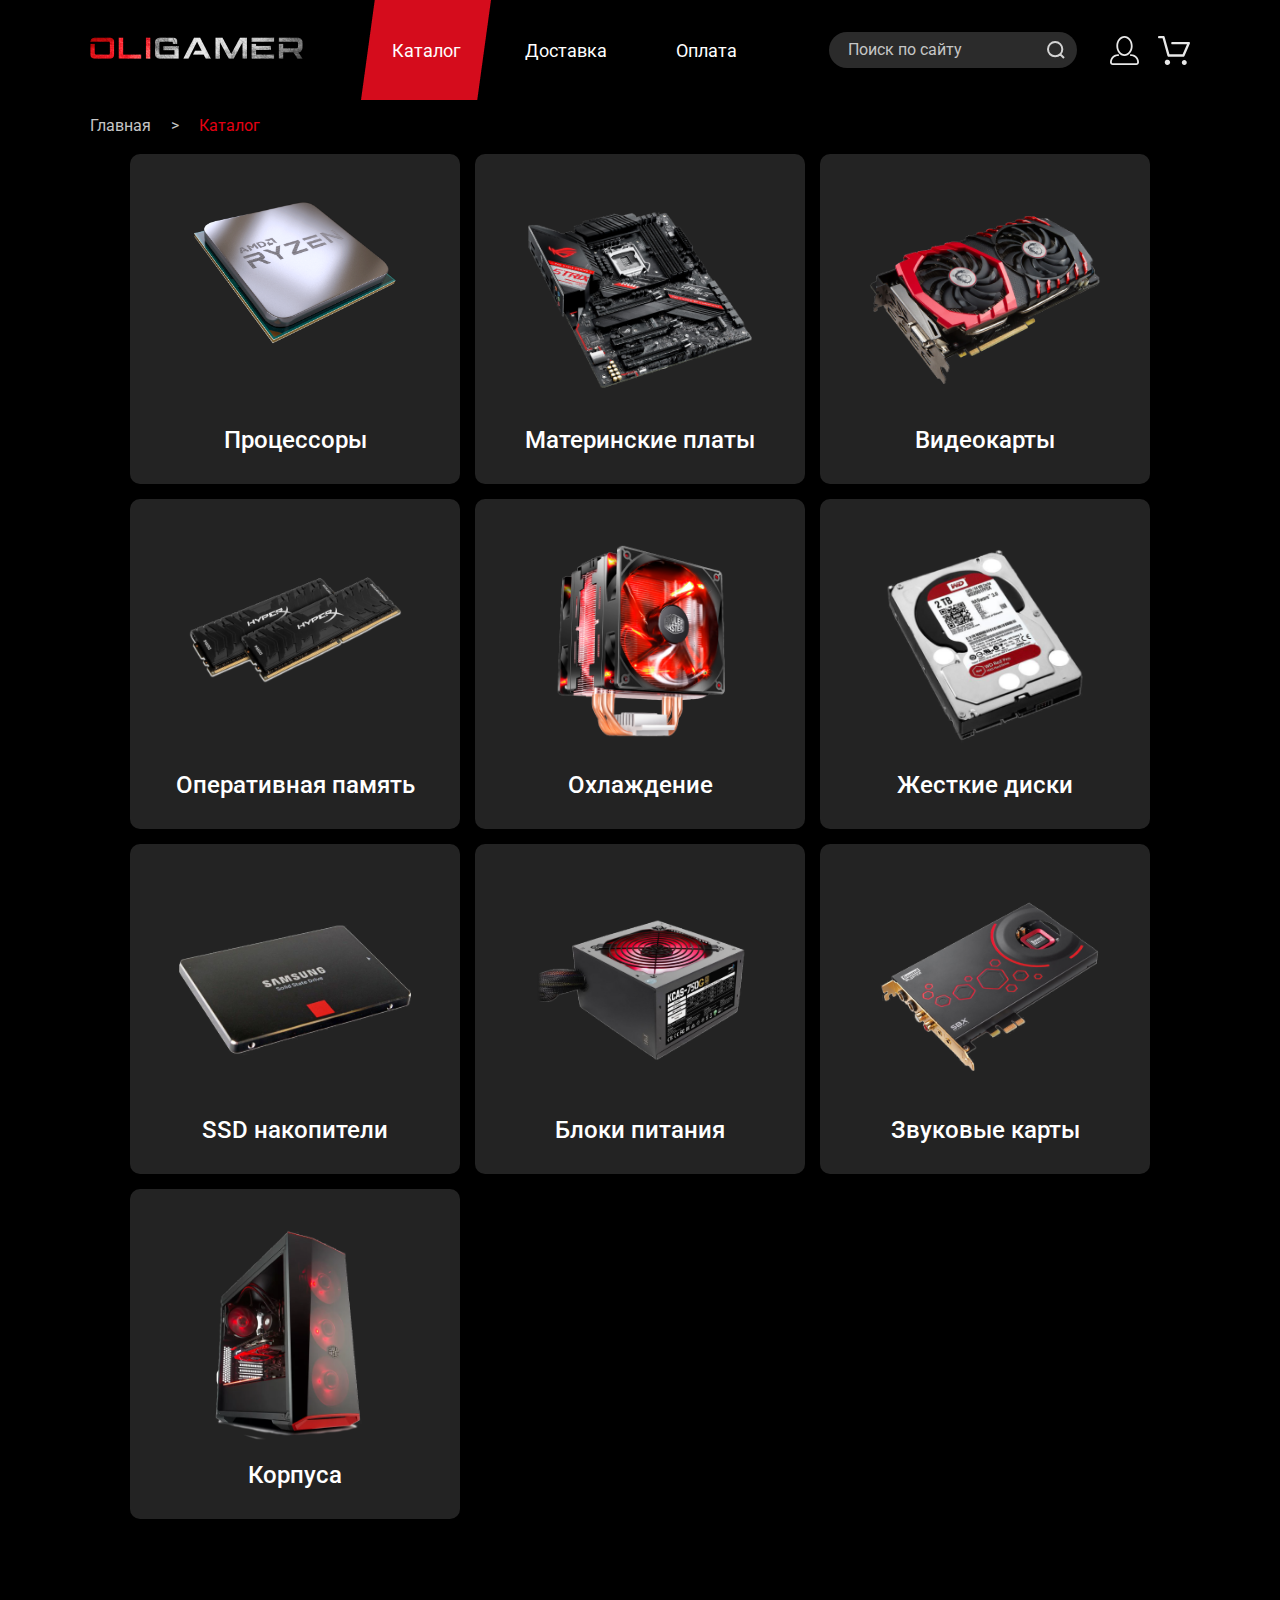
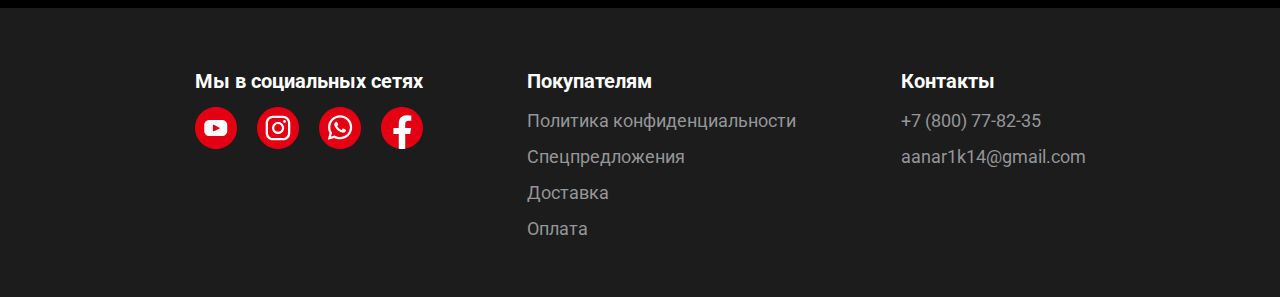
<file: category.html>
<!DOCTYPE html>
<html lang="ru">

<head>
   <meta charset="UTF-8">
   <meta http-equiv="X-UA-Compatible" content="IE=edge">
   <meta name="viewport" content="width=device-width, initial-scale=1.0">
   <link rel="stylesheet" href="css/style.css">
   <link rel="preconnect" href="https://fonts.gstatic.com">
   <link href="https://fonts.googleapis.com/css2?family=Roboto:wght@400;500;700&display=swap" rel="stylesheet">
   <script src="https://ajax.googleapis.com/ajax/libs/jquery/2.1.1/jquery.min.js"></script>
   <title>Каталог</title>
</head>

<body>

   <main>
      <div class="breadcrumb">
         <ul class="breadcrumb__list center">
            <li class="breadcrumb__item"><a class="breadcrumb__link" href="index.html">Главная</a></li>
            <li class="breadcrumb__item">Каталог</li>
         </ul>
      </div>
      <div class="category">
         <div class="category__wrapper center">
            <a href="catalog.html" class="category__item">
               <img class="category__img" src="img/category/cpu.png" alt="photo">
               <span class="category__text">Процессоры</span>
            </a>
            <a href="catalog.html" class="category__item">
               <img class="category__img" src="img/category/motherboard.png" alt="photo">
               <span class="category__text">Материнские платы</span>
            </a>
            <a href="catalog.html" class="category__item">
               <img class="category__img" src="img/category/video-card.png" alt="photo">
               <span class="category__text">Видеокарты</span>
            </a>
            <a href="catalog.html" class="category__item">
               <img class="category__img" src="img/category/ram.png" alt="photo">
               <span class="category__text">Оперативная память</span>
            </a>
            <a href="catalog.html" class="category__item">
               <img class="category__img" src="img/category/cooling.png" alt="photo">
               <span class="category__text">Охлаждение</span>
            </a>
            <a href="catalog.html" class="category__item">
               <img class="category__img" src="img/category/hdd.png" alt="photo">
               <span class="category__text">Жесткие диски</span>
            </a>
            <a href="catalog.html" class="category__item">
               <img class="category__img" src="img/category/ssd.png" alt="photo">
               <span class="category__text">SSD накопители</span>
            </a>
            <a href="catalog.html" class="category__item">
               <img class="category__img" src="img/category/power-supply.png" alt="photo">
               <span class="category__text">Блоки питания</span>
            </a>
            <a href="catalog.html" class="category__item">
               <img class="category__img" src="img/category/sound-card.png" alt="photo">
               <span class="category__text">Звуковые карты</span>
            </a>
            <a href="catalog.html" class="category__item">
               <img class="category__img" src="img/category/housing.png" alt="photo">
               <span class="category__text">Корпуса</span>
            </a>
         </div>
      </div>
   </main>

   <script src="js/footer.js"></script>
   <script src="js/header.js"></script>
   <script src="js/main.js"></script>
   <script>
      /* Добавляет фигуру для ссылки каталог в шапке */

      $(function () {
         $("#menu-item-category").addClass("menu__item_bc");
      });
   </script>

</body>

</html>
</file>
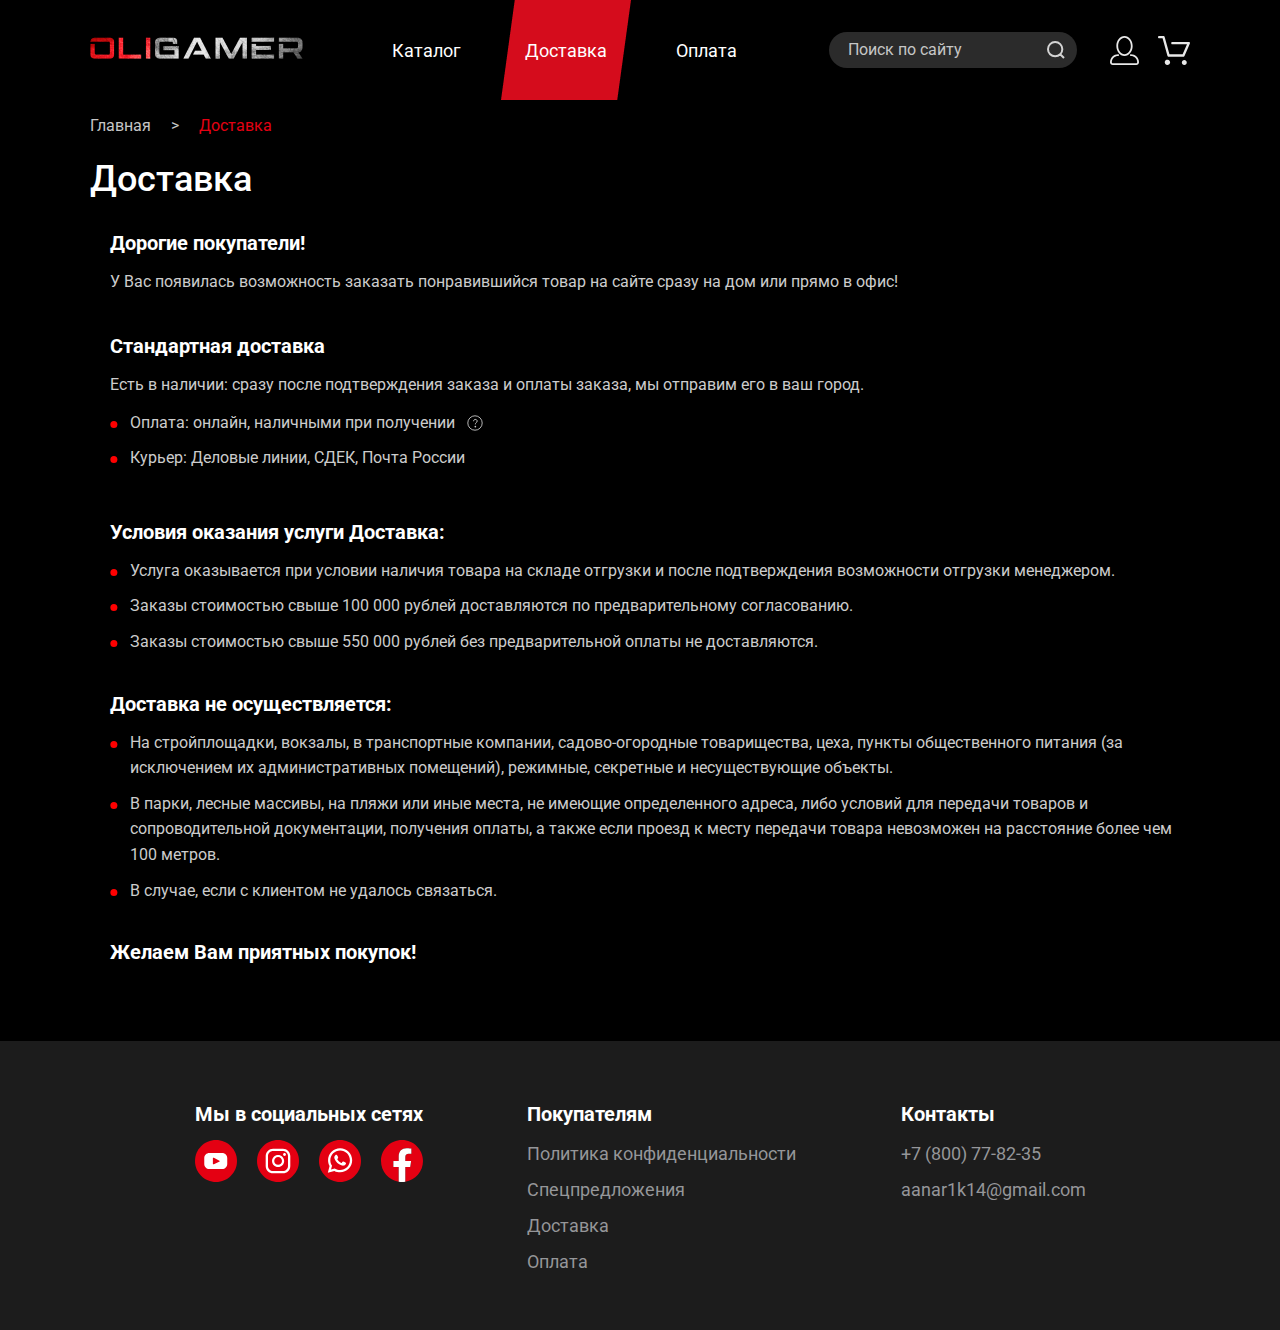
<file: delivery.html>
<!DOCTYPE html>
<html lang="en">

<head>
   <meta charset="UTF-8">
   <meta http-equiv="X-UA-Compatible" content="IE=edge">
   <meta name="viewport" content="width=device-width, initial-scale=1.0">
   <link rel="stylesheet" href="css/style.css">
   <link rel="preconnect" href="https://fonts.gstatic.com">
   <link href="https://fonts.googleapis.com/css2?family=Roboto:wght@400;500;700&display=swap" rel="stylesheet">
   <script src="https://ajax.googleapis.com/ajax/libs/jquery/2.1.1/jquery.min.js"></script>
   <title>Доставка</title>
</head>

<body>

   <main>
      <div class="breadcrumb">
         <ul class="breadcrumb__list center">
            <li class="breadcrumb__item"><a class="breadcrumb__link" href="index.html">Главная</a></li>
            <li class="breadcrumb__item">Доставка</li>
         </ul>
      </div>
      <section class="delivery">
         <div class="delivery__wrapper center">
            <h3 class="delivery__title">Доставка</h3>
            <div class="delivery__info">
               <h4 class="delivery__heading">Дорогие покупатели!</h4>
               <p class="delivery__text">У Вас появилась возможность заказать понравившийся товар на сайте сразу на дом
                  или
                  прямо в офис!</p>
               <h4 class="delivery__heading">Стандартная доставка</h4>
               <p class="delivery__text">Есть в наличии: сразу после подтверждения заказа и оплаты заказа, мы отправим
                  его
                  в
                  ваш город.</p>
               <ul class="delivery__list">
                  <li class="delivery__item">
                     <details class="delivery__details payment-details">
                        <summary class="payment-details__summary">Оплата: онлайн, наличными при получении
                           <svg class="payment-details__icon" width="16" height="16" viewBox="0 0 20 20"
                              xmlns="http://www.w3.org/2000/svg">
                              <circle fill="none" stroke-width="1.1" cx="10" cy="10" r="9"></circle>
                              <circle stroke="none" cx="10.44" cy="14.42" r="1.05"></circle>
                              <path fill="none" stroke-width="1.2"
                                 d="M8.17,7.79 C8.17,4.75 12.72,4.73 12.72,7.72 C12.72,8.67 11.81,9.15 11.23,9.75 C10.75,10.24 10.51,10.73 10.45,11.4 C10.44,11.53 10.43,11.64 10.43,11.75">
                              </path>
                           </svg>
                        </summary>
                        <div class="payment-details__content">
                           <h4 class="payment-details__heading delivery__heading">Онлайн оплата по счету</h4>
                           После согласования всех деталей заказа вы получите счёт, который
                           можно будет оплатить в
                           любом
                           банке.<br>
                           Предварительно наш специалист проверит конфигурацию, наличие и прочие детали заказа. При
                           отправке
                           по миру, к заказу
                           сразу будет добавлена стоимость доставки до дверей. Чтобы ускорить выполнение заказа,
                           сообщите
                           нам
                           о произведенной
                           оплате по телефону или электронной почте.
                        </div>
                     </details>
                  </li>
                  <li class="delivery__item"><span class="delivery__text">Курьер: Деловые линии, СДЕК, Почта
                        России</span>
                  </li>
               </ul>
               <h4 class="delivery__heading">Условия оказания услуги Доставка:</h4>
               <ul class="delivery__list">
                  <li class="delivery__item">Услуга оказывается при условии наличия товара на складе отгрузки и после
                     подтверждения возможности отгрузки менеджером.</li>
                  <li class="delivery__item">Заказы стоимостью свыше 100 000 рублей
                     доставляются по предварительному согласованию.
                  </li>
                  <li class="delivery__item">Заказы стоимостью свыше 550 000 рублей без
                     предварительной оплаты не доставляются.
                  </li>
               </ul>
               <h4 class="delivery__heading">Доставка не осуществляется:</h4>
               <ul class="delivery__list">
                  <li class="delivery__item">На стройплощадки, вокзалы, в транспортные компании, садово-огородные
                     товарищества, цеха, пункты общественного питания
                     (за исключением их административных помещений), режимные, секретные и несуществующие объекты.
                  </li>
                  <li class="delivery__item">В парки, лесные массивы, на пляжи или иные места, не имеющие определенного
                     адреса, либо условий для передачи товаров и
                     сопроводительной документации, получения оплаты, а также если проезд к месту передачи товара
                     невозможен на расстояние
                     более чем 100 метров.
                  </li>
                  <li class="delivery__item">В случае, если с клиентом не удалось связаться.
                  </li>
               </ul>
               <h4 class="delivery__heading">Желаем Вам приятных покупок!</h4>
            </div>
         </div>
      </section>
   </main>

   <script src="js/footer.js"></script>
   <script src="js/header.js"></script>
   <script src="js/main.js"></script>
   <script>
      /* Добавляет фигуру для ссылки доставки в шапке */

      $(function () {
         $("#menu-item-delivery").addClass("menu__item_bc");
      });
   </script>

</body>

</html>
</file>
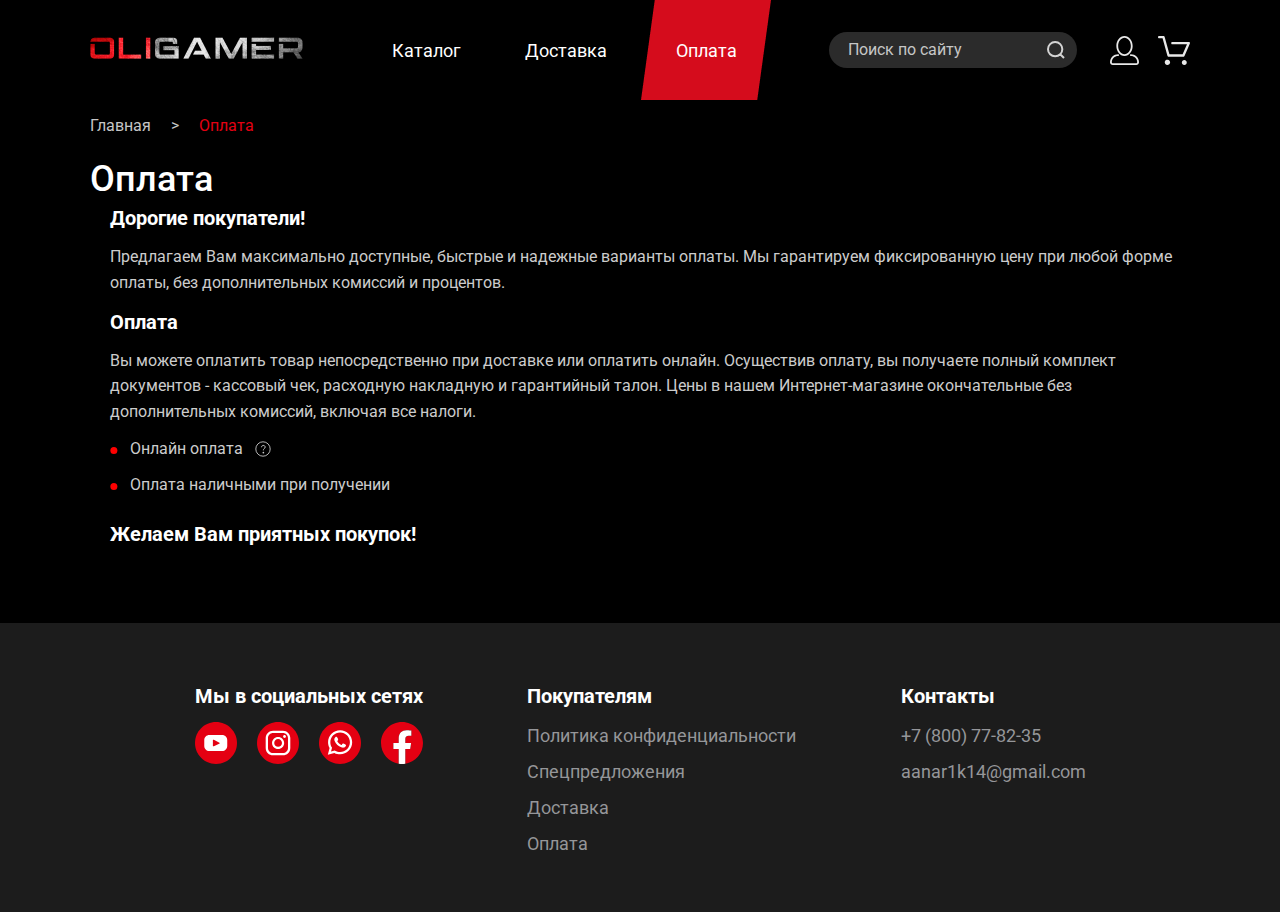
<file: payment.html>
<!DOCTYPE html>
<html lang="en">

<head>
   <meta charset="UTF-8">
   <meta http-equiv="X-UA-Compatible" content="IE=edge">
   <meta name="viewport" content="width=device-width, initial-scale=1.0">
   <link rel="stylesheet" href="css/style.css">
   <link rel="preconnect" href="https://fonts.gstatic.com">
   <link href="https://fonts.googleapis.com/css2?family=Roboto:wght@400;500;700&display=swap" rel="stylesheet">
   <script src="https://ajax.googleapis.com/ajax/libs/jquery/2.1.1/jquery.min.js"></script>
   <title>Оплата</title>
</head>

<body>

   <main>
      <div class="breadcrumb">
         <ul class="breadcrumb__list center">
            <li class="breadcrumb__item"><a class="breadcrumb__link" href="index.html">Главная</a></li>
            <li class="breadcrumb__item">Оплата</li>
         </ul>
      </div>
      <section class="payment">
         <div class="payment__wrapper center">
            <h3 class="payment__title">Оплата</h3>
            <div class="payment__info">
               <h4 class="payment__heading">Дорогие покупатели!</h4>
               <p class="payment__text">Предлагаем Вам максимально доступные, быстрые и надежные варианты оплаты. Мы
                  гарантируем фиксированную цену при любой
                  форме оплаты, без дополнительных комиссий и процентов.</p>
               <h4 class="payment__heading">Оплата</h4>
               <p class="payment__text">Вы можете оплатить товар непосредственно при доставке или оплатить онлайн.
                  Осуществив оплату, вы получаете полный
                  комплект документов - кассовый чек, расходную накладную и гарантийный талон. Цены в нашем
                  Интернет-магазине
                  окончательные без дополнительных комиссий, включая все налоги.</p>
               <ul class="payment__list">
                  <li class="payment__item">
                     <details class="payment__details payment-details">
                        <summary class="payment-details__summary">Онлайн оплата
                           <svg class="payment-details__icon" width="16" height="16" viewBox="0 0 20 20"
                              xmlns="http://www.w3.org/2000/svg">
                              <circle fill="none" stroke-width="1.1" cx="10" cy="10" r="9"></circle>
                              <circle stroke="none" cx="10.44" cy="14.42" r="1.05"></circle>
                              <path fill="none" stroke-width="1.2"
                                 d="M8.17,7.79 C8.17,4.75 12.72,4.73 12.72,7.72 C12.72,8.67 11.81,9.15 11.23,9.75 C10.75,10.24 10.51,10.73 10.45,11.4 C10.44,11.53 10.43,11.64 10.43,11.75">
                              </path>
                           </svg>
                        </summary>
                        <div class="payment-details__content">
                           <h4 class="payment-details__heading payment__heading">Онлайн оплата по счету</h4>
                           После согласования всех деталей заказа вы получите счёт, который
                           можно будет оплатить в
                           любом
                           банке.<br>
                           Предварительно наш специалист проверит конфигурацию, наличие и прочие детали заказа. При
                           отправке
                           по миру, к заказу
                           сразу будет добавлена стоимость доставки до дверей. Чтобы ускорить выполнение заказа,
                           сообщите
                           нам
                           о произведенной
                           оплате по телефону или электронной почте.
                        </div>
                     </details>
                  </li>
                  <li class="payment__item"><span class="payment__text">Оплата наличными при получении</span>
                  </li>
               </ul>
               <h4 class="payment__heading">Желаем Вам приятных покупок!</h4>
            </div>
         </div>
      </section>
   </main>

   <script src="js/footer.js"></script>
   <script src="js/header.js"></script>
   <script src="js/main.js"></script>
   <script>

      /* Добавляет фигуру для ссылки оплаты в шапке */

      $(function () {
         $("#menu-item-payment").addClass("menu__item_bc");
      });
   </script>
</body>

</html>
</file>
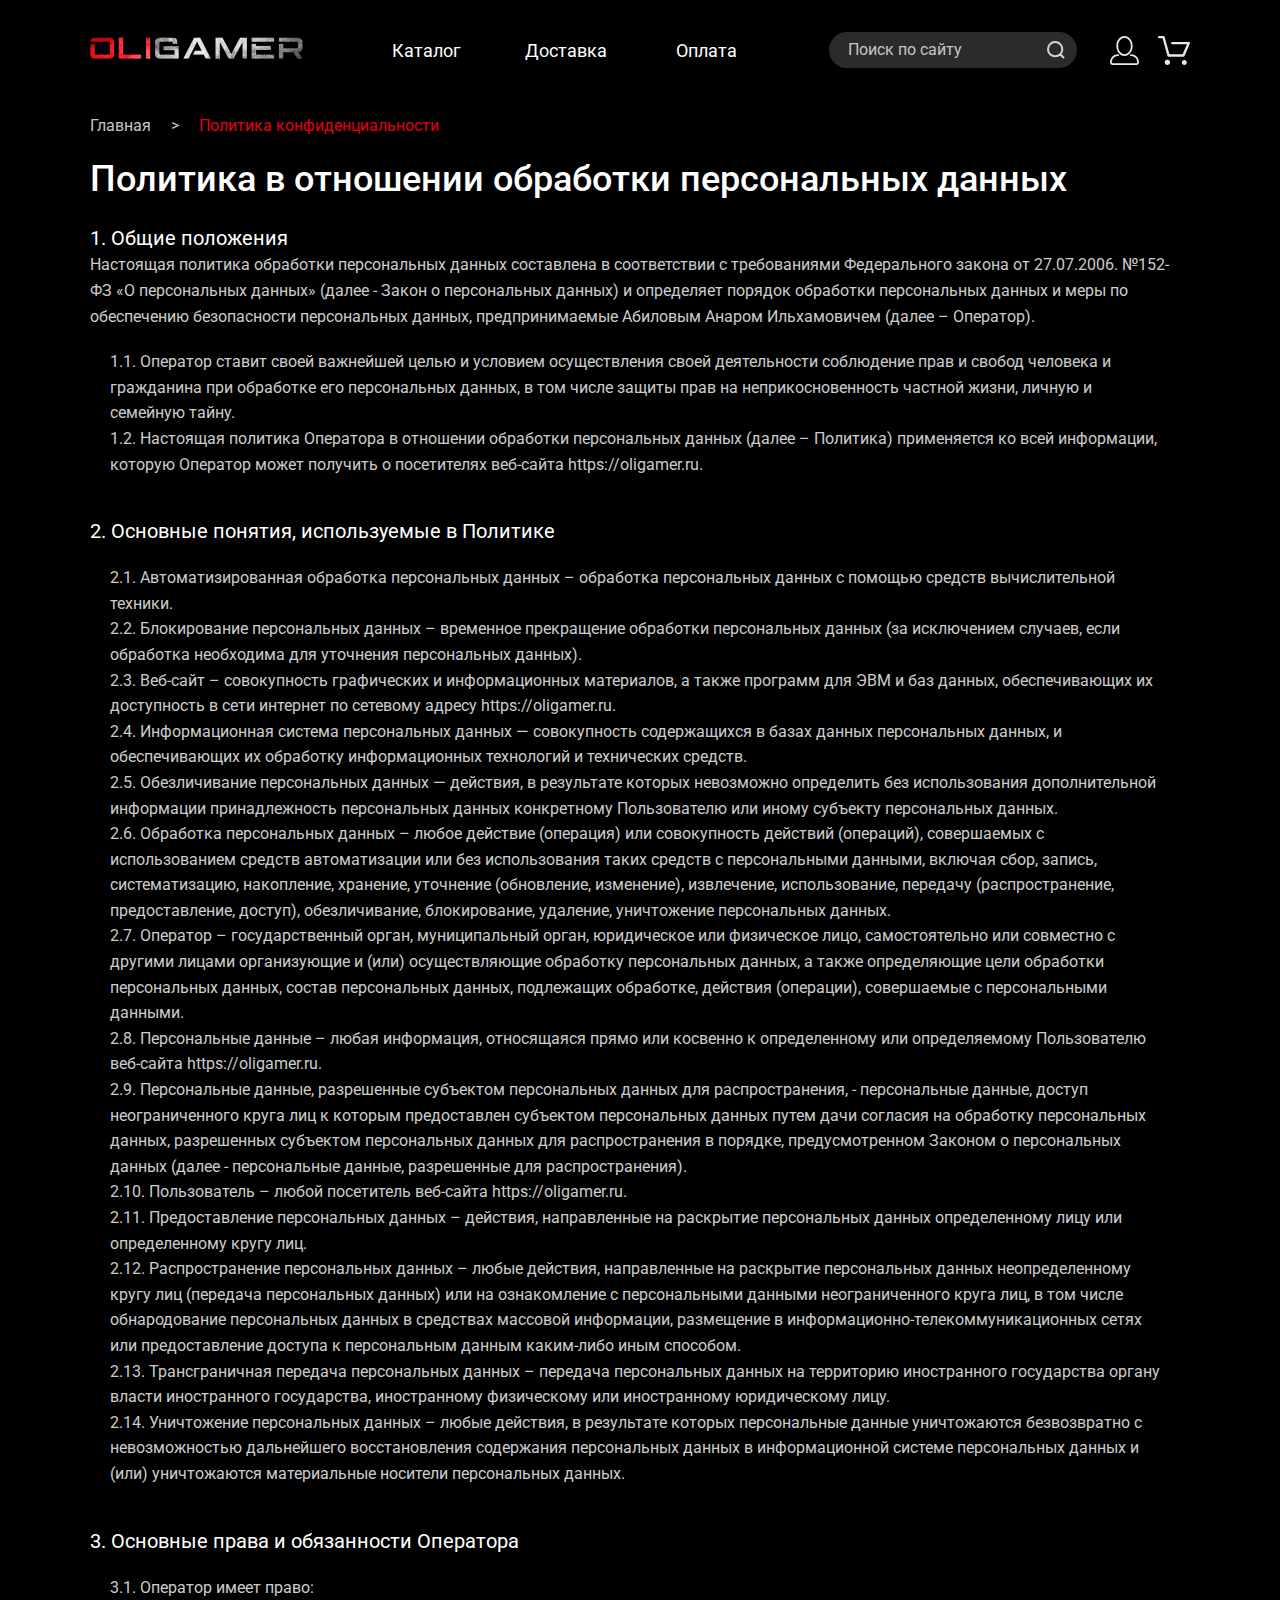
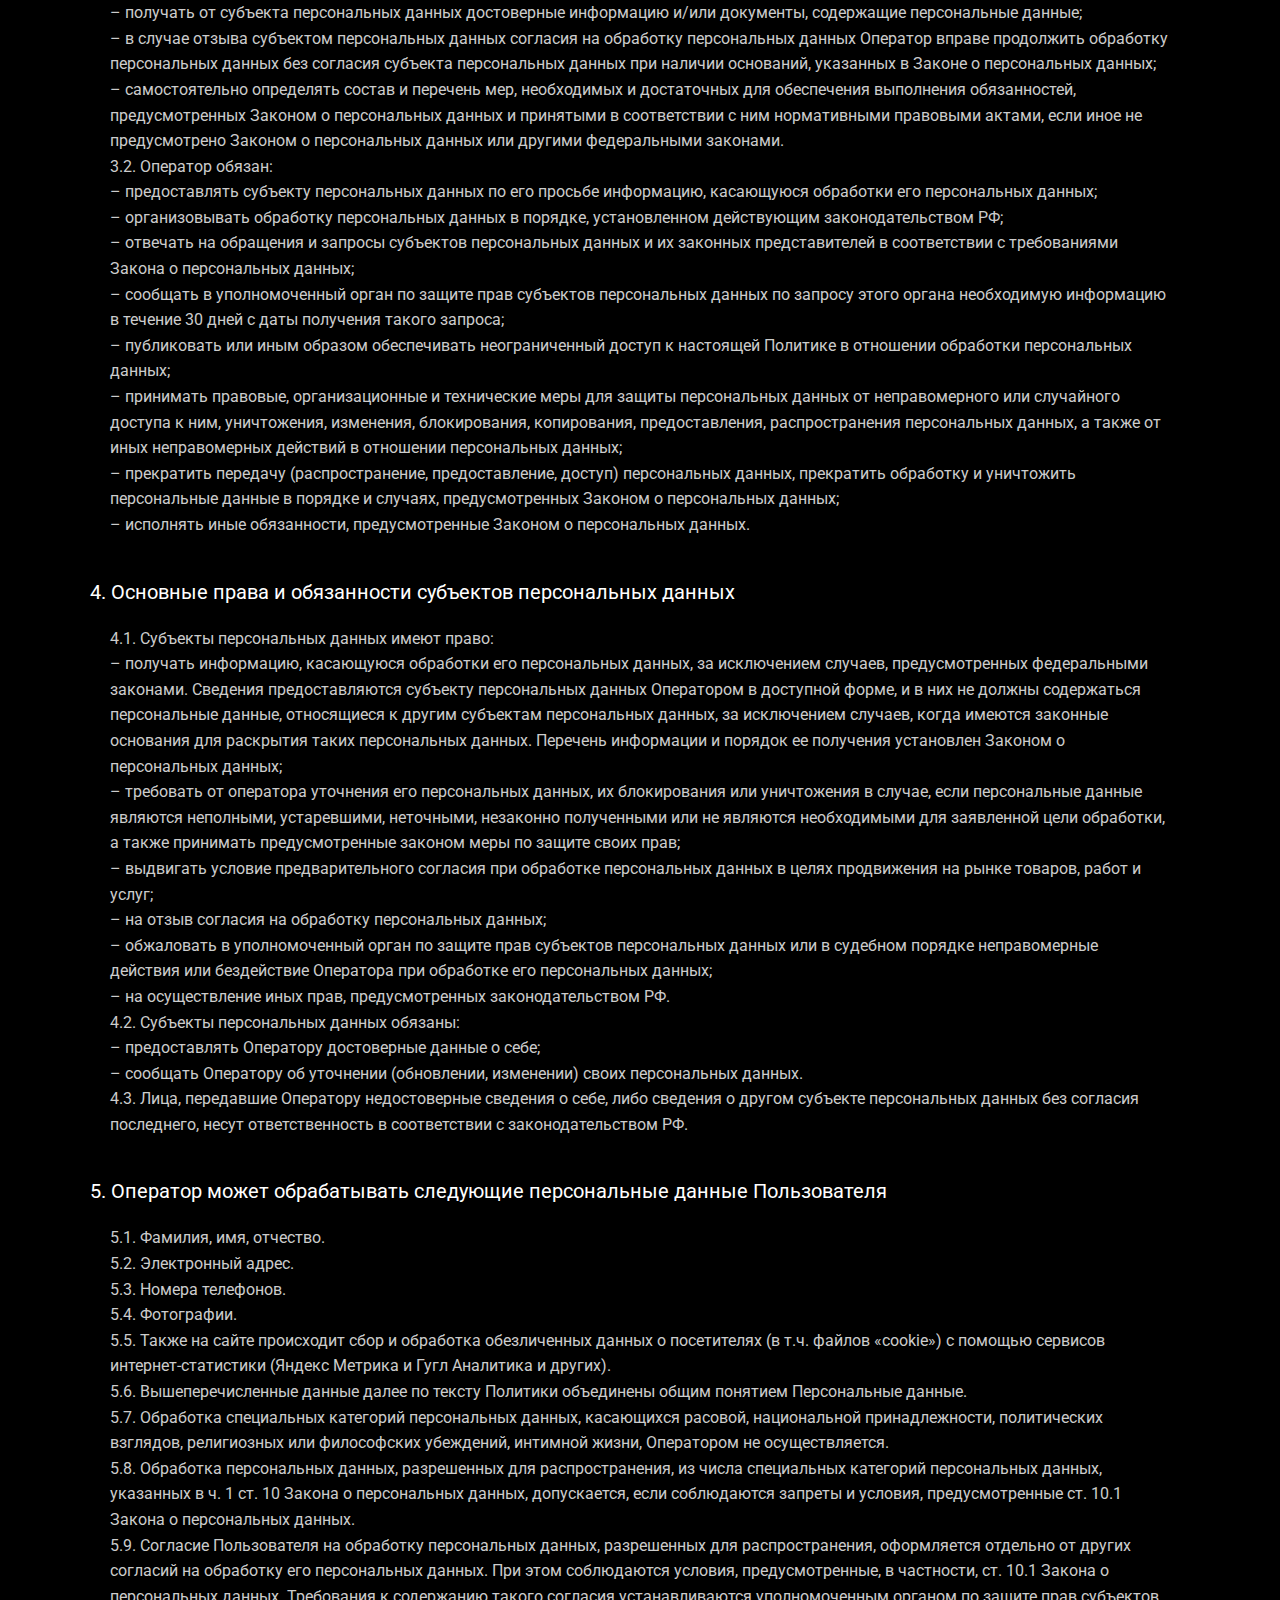
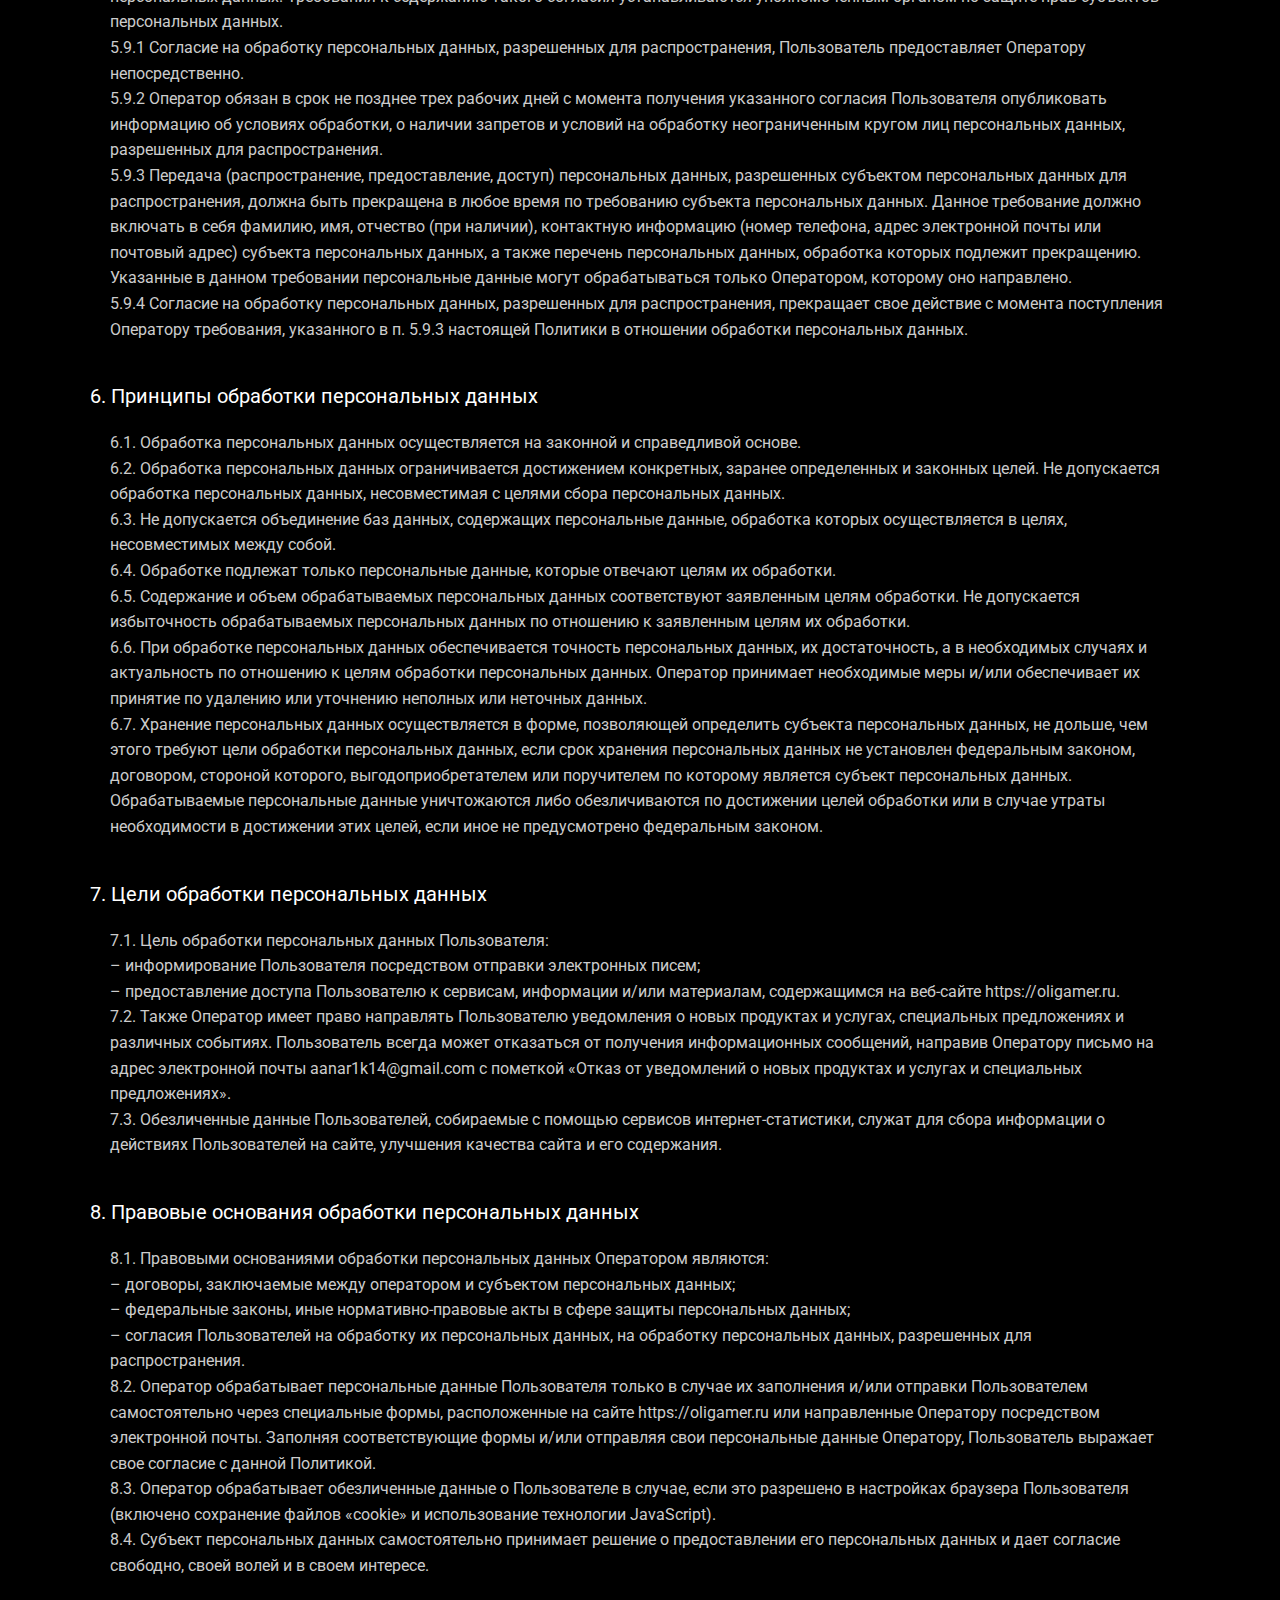
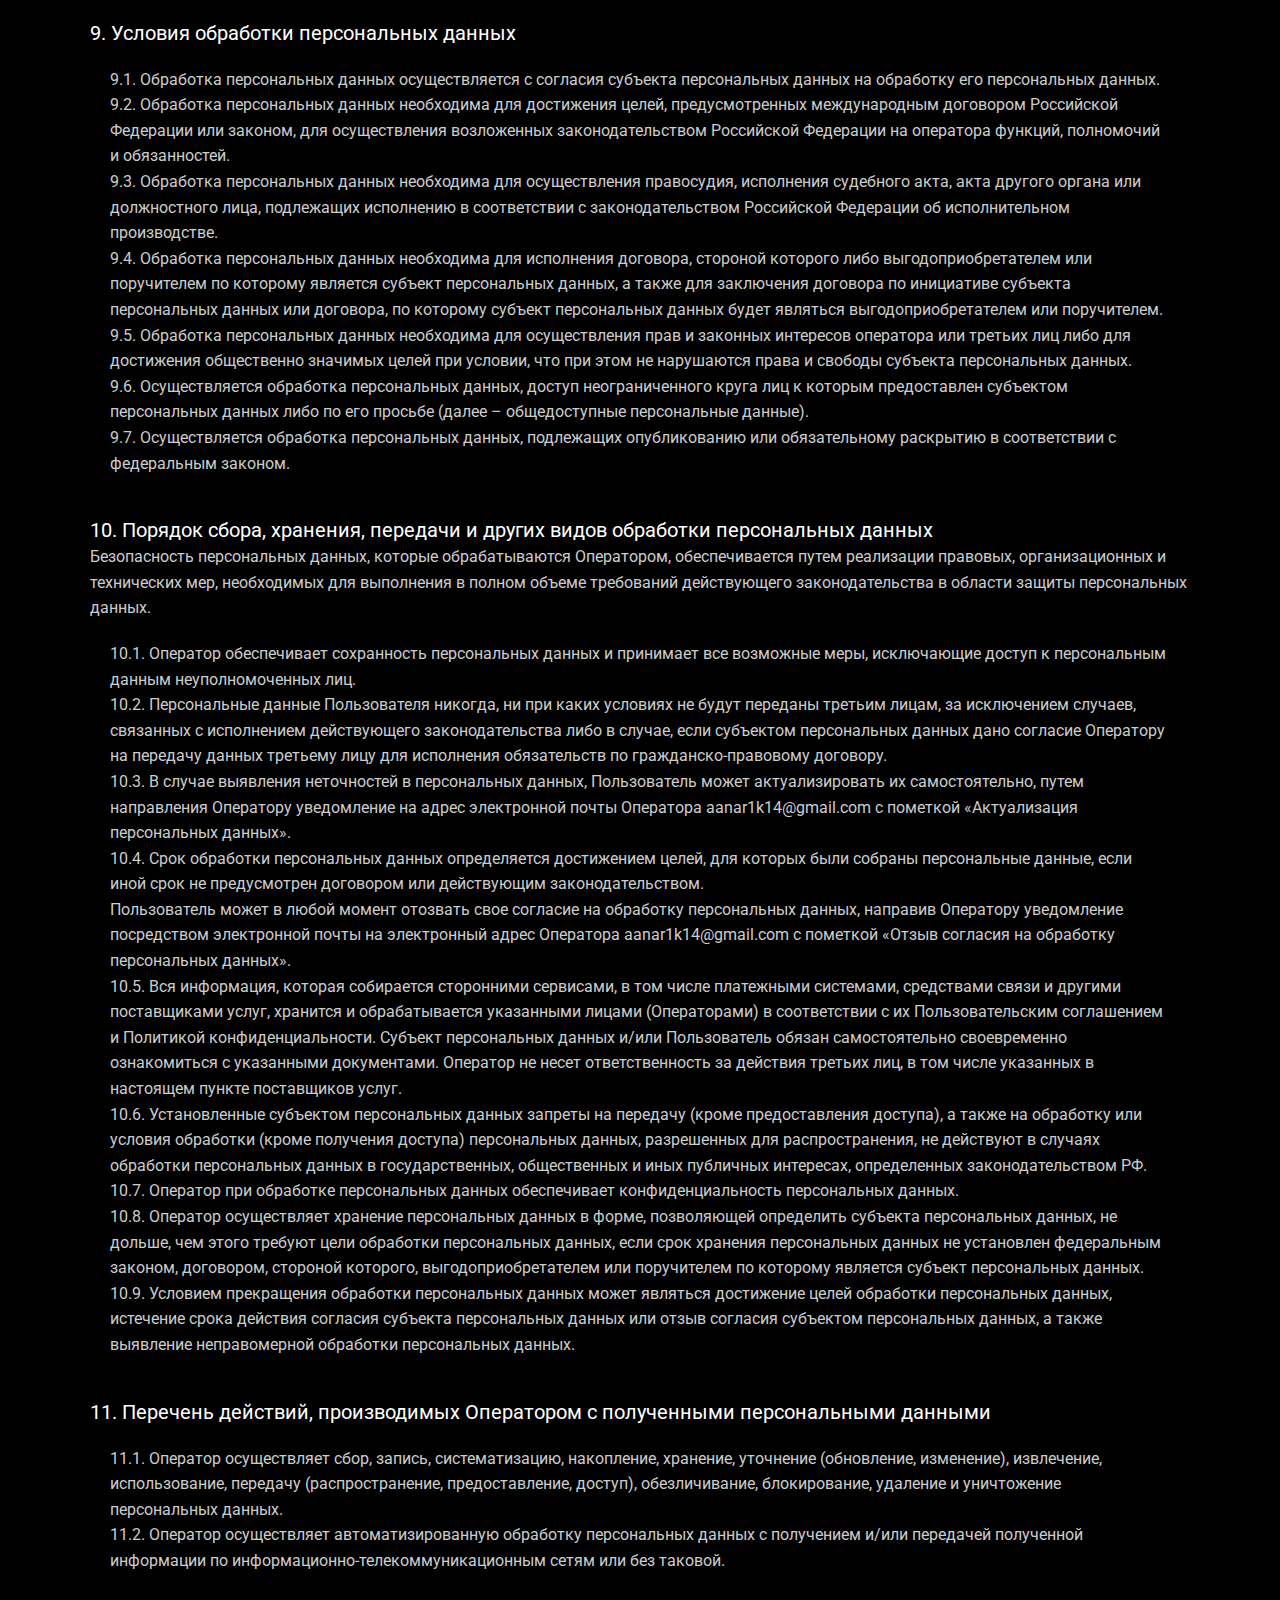
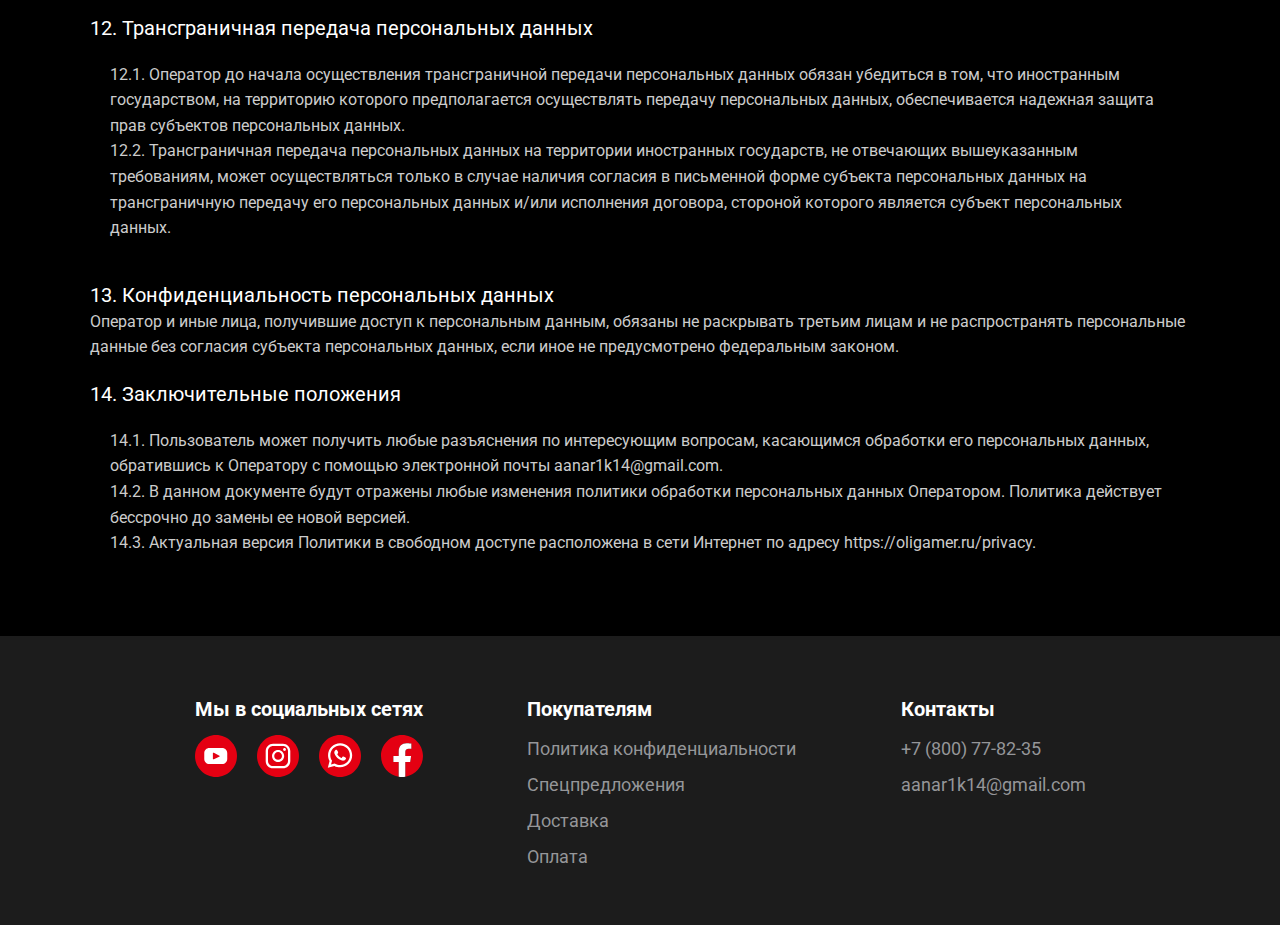
<file: privacy.html>
<!DOCTYPE html>
<html lang="en">

<head>
   <meta charset="UTF-8">
   <meta http-equiv="X-UA-Compatible" content="IE=edge">
   <meta name="viewport" content="width=device-width, initial-scale=1.0">
   <link rel="stylesheet" href="css/style.css">
   <link rel="preconnect" href="https://fonts.gstatic.com">
   <link href="https://fonts.googleapis.com/css2?family=Roboto:wght@400;500;700&display=swap" rel="stylesheet">
   <script src="https://ajax.googleapis.com/ajax/libs/jquery/2.1.1/jquery.min.js"></script>
   <title>Политика конфиденциальности</title>
</head>

<body>

   <main>
      <div class="breadcrumb">
         <ul class="breadcrumb__list center">
            <li class="breadcrumb__item"><a class="breadcrumb__link" href="index.html">Главная</a></li>
            <li class="breadcrumb__item">Политика конфиденциальности</li>
         </ul>
      </div>
      <section class="privacy">
         <div class="privacy__wrapper container">
            <h2 class="privacy__title">Политика в отношении обработки персональных данных</h2>
            <ul class="privacy__list">
               <li class="privacy__item">Общие положения
                  <p class="privacy__text">Настоящая политика обработки персональных данных составлена в соответствии
                     с
                     требованиями
                     Федерального закона от
                     27.07.2006. №152-ФЗ «О персональных данных» (далее - Закон о персональных данных) и определяет
                     порядок обработки
                     персональных данных и меры по обеспечению безопасности персональных данных, предпринимаемые
                     Абиловым Анаром Ильхамовичем
                     (далее – Оператор).</p>
                  <div class="privacy__info">
                     <p class="privacy__text">1.1. Оператор ставит своей важнейшей целью и условием
                        осуществления
                        своей
                        деятельности
                        соблюдение прав и свобод человека
                        и гражданина при обработке его персональных данных, в том числе защиты прав на
                        неприкосновенность
                        частной жизни, личную
                        и семейную тайну.</p>
                     <p class="privacy__text">1.2. Настоящая политика Оператора в отношении обработки
                        персональных
                        данных (далее – Политика)
                        применяется ко всей
                        информации, которую Оператор может получить о посетителях веб-сайта https://oligamer.ru.</p>
                  </div>
               </li>
               <li class="privacy__item">Основные понятия, используемые в Политике
                  <div class="privacy__info">
                     <p class="privacy__text">2.1. Автоматизированная обработка персональных данных – обработка
                        персональных данных с помощью средств вычислительной
                        техники.</p>
                     <p class="privacy__text">2.2. Блокирование персональных данных – временное прекращение обработки
                        персональных данных (за исключением случаев,
                        если обработка необходима для уточнения персональных данных).</p>
                     <p class="privacy__text">2.3. Веб-сайт – совокупность графических и информационных материалов, а
                        также
                        программ для ЭВМ и баз данных,
                        обеспечивающих их доступность в сети интернет по сетевому адресу https://oligamer.ru.</p>
                     <p class="privacy__text">2.4. Информационная система персональных данных — совокупность
                        содержащихся в
                        базах данных персональных данных, и
                        обеспечивающих их обработку информационных технологий и технических средств.</p>
                     <p class="privacy__text">2.5. Обезличивание персональных данных — действия, в результате которых
                        невозможно определить без использования
                        дополнительной информации принадлежность персональных данных конкретному Пользователю или иному
                        субъекту персональных
                        данных.</p>
                     <p class="privacy__text">2.6. Обработка персональных данных – любое действие (операция) или
                        совокупность действий (операций), совершаемых с
                        использованием средств автоматизации или без использования таких средств с персональными
                        данными,
                        включая сбор, запись,
                        систематизацию, накопление, хранение, уточнение (обновление, изменение), извлечение,
                        использование,
                        передачу
                        (распространение, предоставление, доступ), обезличивание, блокирование, удаление, уничтожение
                        персональных данных.</p>
                     <p class="privacy__text">2.7. Оператор – государственный орган, муниципальный орган, юридическое
                        или
                        физическое лицо, самостоятельно или
                        совместно с другими лицами организующие и (или) осуществляющие обработку персональных данных, а
                        также определяющие цели
                        обработки персональных данных, состав персональных данных, подлежащих обработке, действия
                        (операции), совершаемые с
                        персональными данными.</p>
                     <p class="privacy__text">2.8. Персональные данные – любая информация, относящаяся прямо или
                        косвенно к
                        определенному или определяемому
                        Пользователю веб-сайта https://oligamer.ru.</p>
                     <p class="privacy__text">2.9. Персональные данные, разрешенные субъектом персональных данных для
                        распространения, - персональные данные, доступ
                        неограниченного круга лиц к которым предоставлен субъектом персональных данных путем дачи
                        согласия
                        на обработку
                        персональных данных, разрешенных субъектом персональных данных для распространения в порядке,
                        предусмотренном Законом о
                        персональных данных (далее - персональные данные, разрешенные для распространения).</p>
                     <p class="privacy__text">2.10. Пользователь – любой посетитель веб-сайта https://oligamer.ru.</p>
                     <p class="privacy__text">2.11. Предоставление персональных данных – действия, направленные на
                        раскрытие персональных данных определенному лицу
                        или определенному кругу лиц.</p>
                     <p class="privacy__text">2.12. Распространение персональных данных – любые действия, направленные
                        на
                        раскрытие персональных данных
                        неопределенному кругу лиц (передача персональных данных) или на ознакомление с персональными
                        данными неограниченного
                        круга лиц, в том числе обнародование персональных данных в средствах массовой информации,
                        размещение в
                        информационно-телекоммуникационных сетях или предоставление доступа к персональным данным
                        каким-либо иным способом.</p>
                     <p class="privacy__text">2.13. Трансграничная передача персональных данных – передача персональных
                        данных на территорию иностранного государства
                        органу власти иностранного государства, иностранному физическому или иностранному юридическому
                        лицу.</p>
                     <p class="privacy__text">2.14. Уничтожение персональных данных – любые действия, в результате
                        которых
                        персональные данные уничтожаются
                        безвозвратно с невозможностью дальнейшего восстановления содержания персональных данных в
                        информационной системе
                        персональных данных и (или) уничтожаются материальные носители персональных данных.</p>
                  </div>
               </li>
               <li class="privacy__item">Основные права и обязанности Оператора
                  <div class="privacy__info">
                     <p class="privacy__text">3.1. Оператор имеет право:</p>
                     <p class="privacy__text">– получать от субъекта персональных данных достоверные информацию и/или
                        документы, содержащие персональные данные;</p>
                     <p class="privacy__text">– в случае отзыва субъектом персональных данных согласия на обработку
                        персональных данных Оператор вправе продолжить
                        обработку персональных данных без согласия субъекта персональных данных при наличии оснований,
                        указанных в Законе о
                        персональных данных;</p>
                     <p class="privacy__text">– самостоятельно определять состав и перечень мер, необходимых и
                        достаточных для обеспечения выполнения обязанностей,
                        предусмотренных Законом о персональных данных и принятыми в соответствии с ним нормативными
                        правовыми актами, если иное
                        не предусмотрено Законом о персональных данных или другими федеральными законами.</p>
                     <p class="privacy__text">3.2. Оператор обязан:</p>
                     <p class="privacy__text">– предоставлять субъекту персональных данных по его просьбе информацию,
                        касающуюся обработки его персональных данных;</p>
                     <p class="privacy__text">– организовывать обработку персональных данных в порядке, установленном
                        действующим законодательством РФ;</p>
                     <p class="privacy__text">– отвечать на обращения и запросы субъектов персональных данных и их
                        законных представителей в соответствии с
                        требованиями Закона о персональных данных;</p>
                     <p class="privacy__text">– сообщать в уполномоченный орган по защите прав субъектов персональных
                        данных по запросу этого органа необходимую
                        информацию в течение 30 дней с даты получения такого запроса;</p>
                     <p class="privacy__text">– публиковать или иным образом обеспечивать неограниченный доступ к
                        настоящей Политике в отношении обработки
                        персональных данных;</p>
                     <p class="privacy__text">– принимать правовые, организационные и технические меры для защиты
                        персональных данных от неправомерного или случайного
                        доступа к ним, уничтожения, изменения, блокирования, копирования, предоставления,
                        распространения персональных данных, а
                        также от иных неправомерных действий в отношении персональных данных;</p>
                     <p class="privacy__text">– прекратить передачу (распространение, предоставление, доступ)
                        персональных данных, прекратить обработку и уничтожить
                        персональные данные в порядке и случаях, предусмотренных Законом о персональных данных;</p>
                     <p class="privacy__text">– исполнять иные обязанности, предусмотренные Законом о персональных
                        данных.</p>
                  </div>
               </li>
               <li class="privacy__item">Основные права и обязанности субъектов персональных данных
                  <div class="privacy__info">
                     <p class="privacy__text">4.1. Субъекты персональных данных имеют право:</p>
                     <p class="privacy__text">– получать информацию, касающуюся обработки его персональных данных, за
                        исключением случаев, предусмотренных
                        федеральными законами. Сведения предоставляются субъекту персональных данных Оператором в
                        доступной форме, и в них не
                        должны содержаться персональные данные, относящиеся к другим субъектам персональных данных, за
                        исключением случаев,
                        когда имеются законные основания для раскрытия таких персональных данных. Перечень информации и
                        порядок ее получения
                        установлен Законом о персональных данных;</p>
                     <p class="privacy__text">– требовать от оператора уточнения его персональных данных, их
                        блокирования или уничтожения в случае, если персональные
                        данные являются неполными, устаревшими, неточными, незаконно полученными или не являются
                        необходимыми для заявленной
                        цели обработки, а также принимать предусмотренные законом меры по защите своих прав;</p>
                     <p class="privacy__text">– выдвигать условие предварительного согласия при обработке персональных
                        данных в целях продвижения на рынке товаров,
                        работ и услуг;</p>
                     <p class="privacy__text">– на отзыв согласия на обработку персональных данных;</p>
                     <p class="privacy__text">– обжаловать в уполномоченный орган по защите прав субъектов персональных
                        данных или в судебном порядке неправомерные
                        действия или бездействие Оператора при обработке его персональных данных;</p>
                     <p class="privacy__text">– на осуществление иных прав, предусмотренных законодательством РФ.</p>
                     <p class="privacy__text">4.2. Субъекты персональных данных обязаны:</p>
                     <p class="privacy__text">– предоставлять Оператору достоверные данные о себе;</p>
                     <p class="privacy__text">– сообщать Оператору об уточнении (обновлении, изменении) своих
                        персональных данных.</p>
                     <p class="privacy__text">4.3. Лица, передавшие Оператору недостоверные сведения о себе, либо
                        сведения о другом субъекте персональных данных без
                        согласия последнего, несут ответственность в соответствии с законодательством РФ.</p>
                  </div>
               </li>
               <li class="privacy__item">Оператор может обрабатывать следующие персональные данные Пользователя
                  <div class="privacy__info">
                     <p class="privacy__text">5.1. Фамилия, имя, отчество.</p>
                     <p class="privacy__text">5.2. Электронный адрес.
                     </p>
                     <p class="privacy__text">5.3. Номера телефонов.</p>
                     <p class="privacy__text">5.4. Фотографии.</p>
                     <p class="privacy__text">5.5. Также на сайте происходит сбор и обработка обезличенных данных о
                        посетителях (в т.ч. файлов «cookie») с помощью
                        сервисов интернет-статистики (Яндекс Метрика и Гугл Аналитика и других).</p>
                     <p class="privacy__text">5.6. Вышеперечисленные данные далее по тексту Политики объединены общим
                        понятием Персональные данные.</p>
                     <p class="privacy__text">5.7. Обработка специальных категорий персональных данных, касающихся
                        расовой, национальной принадлежности, политических
                        взглядов, религиозных или философских убеждений, интимной жизни, Оператором не осуществляется.
                     </p>
                     <p class="privacy__text">5.8. Обработка персональных данных, разрешенных для распространения, из
                        числа специальных категорий персональных данных,
                        указанных в ч. 1 ст. 10 Закона о персональных данных, допускается, если соблюдаются запреты и
                        условия, предусмотренные
                        ст. 10.1 Закона о персональных данных.</p>
                     <p class="privacy__text">5.9. Согласие Пользователя на обработку персональных данных, разрешенных
                        для распространения, оформляется отдельно от
                        других согласий на обработку его персональных данных. При этом соблюдаются условия,
                        предусмотренные, в частности, ст.
                        10.1 Закона о персональных данных. Требования к содержанию такого согласия устанавливаются
                        уполномоченным органом по
                        защите прав субъектов персональных данных.</p>
                     <p class="privacy__text">5.9.1 Согласие на обработку персональных данных, разрешенных для
                        распространения, Пользователь предоставляет Оператору
                        непосредственно.</p>
                     <p class="privacy__text">5.9.2 Оператор обязан в срок не позднее трех рабочих дней с момента
                        получения указанного согласия Пользователя
                        опубликовать информацию об условиях обработки, о наличии запретов и условий на обработку
                        неограниченным кругом лиц
                        персональных данных, разрешенных для распространения.</p>
                     <p class="privacy__text">5.9.3 Передача (распространение, предоставление, доступ) персональных
                        данных, разрешенных субъектом персональных данных
                        для распространения, должна быть прекращена в любое время по требованию субъекта персональных
                        данных. Данное требование
                        должно включать в себя фамилию, имя, отчество (при наличии), контактную информацию (номер
                        телефона, адрес электронной
                        почты или почтовый адрес) субъекта персональных данных, а также перечень персональных данных,
                        обработка которых подлежит
                        прекращению. Указанные в данном требовании персональные данные могут обрабатываться только
                        Оператором, которому оно
                        направлено.</p>
                     <p class="privacy__text">5.9.4 Согласие на обработку персональных данных, разрешенных для
                        распространения, прекращает свое действие с момента
                        поступления Оператору требования, указанного в п. 5.9.3 настоящей Политики в отношении обработки
                        персональных данных.</p>
                  </div>
               </li>
               <li class="privacy__item">Принципы обработки персональных данных
                  <div class="privacy__info">
                     <p class="privacy__text">6.1. Обработка персональных данных осуществляется на законной и
                        справедливой основе.</p>
                     <p class="privacy__text">6.2. Обработка персональных данных ограничивается достижением конкретных,
                        заранее определенных и законных целей. Не
                        допускается обработка персональных данных, несовместимая с целями сбора персональных данных.</p>
                     <p class="privacy__text">6.3. Не допускается объединение баз данных, содержащих персональные
                        данные, обработка которых осуществляется в целях,
                        несовместимых между собой.</p>
                     <p class="privacy__text">6.4. Обработке подлежат только персональные данные, которые отвечают целям
                        их обработки.</p>
                     <p class="privacy__text">6.5. Содержание и объем обрабатываемых персональных данных соответствуют
                        заявленным целям обработки. Не допускается
                        избыточность обрабатываемых персональных данных по отношению к заявленным целям их обработки.
                     </p>
                     <p class="privacy__text">6.6. При обработке персональных данных обеспечивается точность
                        персональных данных, их достаточность, а в необходимых
                        случаях и актуальность по отношению к целям обработки персональных данных. Оператор принимает
                        необходимые меры и/или
                        обеспечивает их принятие по удалению или уточнению неполных или неточных данных.</p>
                     <p class="privacy__text">6.7. Хранение персональных данных осуществляется в форме, позволяющей
                        определить субъекта персональных данных, не
                        дольше, чем этого требуют цели обработки персональных данных, если срок хранения персональных
                        данных не установлен
                        федеральным законом, договором, стороной которого, выгодоприобретателем или поручителем по
                        которому является субъект
                        персональных данных. Обрабатываемые персональные данные уничтожаются либо обезличиваются по
                        достижении целей обработки
                        или в случае утраты необходимости в достижении этих целей, если иное не предусмотрено
                        федеральным законом.</p>
                  </div>
               </li>
               <li class="privacy__item">Цели обработки персональных данных
                  <div class="privacy__info">
                     <p class="privacy__text">7.1. Цель обработки персональных данных Пользователя:</p>
                     <p class="privacy__text">– информирование Пользователя посредством отправки электронных писем;</p>
                     <p class="privacy__text">– предоставление доступа Пользователю к сервисам, информации и/или
                        материалам, содержащимся на веб-сайте
                        https://oligamer.ru.</p>
                     <p class="privacy__text">7.2. Также Оператор имеет право направлять Пользователю уведомления о
                        новых продуктах и услугах, специальных
                        предложениях и различных событиях. Пользователь всегда может отказаться от получения
                        информационных сообщений, направив
                        Оператору письмо на адрес электронной почты aanar1k14@gmail.com с пометкой «Отказ от уведомлений
                        о новых продуктах и
                        услугах и специальных предложениях».</p>
                     <p class="privacy__text">7.3. Обезличенные данные Пользователей, собираемые с помощью сервисов
                        интернет-статистики, служат для сбора информации о
                        действиях Пользователей на сайте, улучшения качества сайта и его содержания.</p>
                  </div>
               </li>
               <li class="privacy__item">Правовые основания обработки персональных данных
                  <div class="privacy__info">
                     <p class="privacy__text">8.1. Правовыми основаниями обработки персональных данных Оператором
                        являются:</p>
                     <p class="privacy__text">– договоры, заключаемые между оператором и субъектом персональных данных;
                     </p>
                     <p class="privacy__text">– федеральные законы, иные нормативно-правовые акты в сфере защиты
                        персональных данных;</p>
                     <p class="privacy__text">– согласия Пользователей на обработку их персональных данных, на обработку
                        персональных данных, разрешенных для
                        распространения.</p>
                     <p class="privacy__text">8.2. Оператор обрабатывает персональные данные Пользователя только в
                        случае их заполнения и/или отправки Пользователем
                        самостоятельно через специальные формы, расположенные на сайте https://oligamer.ru или
                        направленные Оператору
                        посредством электронной почты. Заполняя соответствующие формы и/или отправляя свои персональные
                        данные Оператору,
                        Пользователь выражает свое согласие с данной Политикой.</p>
                     <p class="privacy__text">8.3. Оператор обрабатывает обезличенные данные о Пользователе в случае,
                        если это разрешено в настройках браузера
                        Пользователя (включено сохранение файлов «cookie» и использование технологии JavaScript).</p>
                     <p class="privacy__text">8.4. Субъект персональных данных самостоятельно принимает решение о
                        предоставлении его персональных данных и дает
                        согласие свободно, своей волей и в своем интересе.</p>
                  </div>
               </li>
               <li class="privacy__item">Условия обработки персональных данных
                  <div class="privacy__info">
                     <p class="privacy__text">9.1. Обработка персональных данных осуществляется с согласия субъекта
                        персональных данных на обработку его персональных
                        данных.</p>
                     <p class="privacy__text">9.2. Обработка персональных данных необходима для достижения целей,
                        предусмотренных международным договором Российской
                        Федерации или законом, для осуществления возложенных законодательством Российской Федерации на
                        оператора функций,
                        полномочий и обязанностей.</p>
                     <p class="privacy__text">9.3. Обработка персональных данных необходима для осуществления
                        правосудия, исполнения судебного акта, акта другого
                        органа или должностного лица, подлежащих исполнению в соответствии с законодательством
                        Российской Федерации об
                        исполнительном производстве.</p>
                     <p class="privacy__text">9.4. Обработка персональных данных необходима для исполнения договора,
                        стороной которого либо выгодоприобретателем или
                        поручителем по которому является субъект персональных данных, а также для заключения договора по
                        инициативе субъекта
                        персональных данных или договора, по которому субъект персональных данных будет являться
                        выгодоприобретателем или
                        поручителем.</p>
                     <p class="privacy__text">9.5. Обработка персональных данных необходима для осуществления прав и
                        законных интересов оператора или третьих лиц либо
                        для достижения общественно значимых целей при условии, что при этом не нарушаются права и
                        свободы субъекта персональных
                        данных.</p>
                     <p class="privacy__text">9.6. Осуществляется обработка персональных данных, доступ неограниченного
                        круга лиц к которым предоставлен субъектом
                        персональных данных либо по его просьбе (далее – общедоступные персональные данные).</p>
                     <p class="privacy__text">9.7. Осуществляется обработка персональных данных, подлежащих
                        опубликованию или обязательному раскрытию в соответствии с
                        федеральным законом.</p>
                  </div>
               </li>
               <li class="privacy__item">Порядок сбора, хранения, передачи и других видов обработки персональных данных
                  <p class="privacy__text">Безопасность персональных данных, которые обрабатываются Оператором,
                     обеспечивается путем реализации правовых,
                     организационных и технических мер, необходимых для выполнения в полном объеме требований
                     действующего законодательства в
                     области защиты персональных данных.</p>
                  <div class="privacy__info">
                     <p class="privacy__text">10.1. Оператор обеспечивает сохранность персональных данных и принимает
                        все возможные меры, исключающие доступ к
                        персональным данным неуполномоченных лиц.</p>
                     <p class="privacy__text">10.2. Персональные данные Пользователя никогда, ни при каких условиях не
                        будут переданы третьим лицам, за исключением
                        случаев, связанных с исполнением действующего законодательства либо в случае, если субъектом
                        персональных данных дано
                        согласие Оператору на передачу данных третьему лицу для исполнения обязательств по
                        гражданско-правовому договору.</p>
                     <p class="privacy__text">10.3. В случае выявления неточностей в персональных данных, Пользователь
                        может актуализировать их самостоятельно, путем
                        направления Оператору уведомление на адрес электронной почты Оператора aanar1k14@gmail.com с
                        пометкой «Актуализация
                        персональных данных».</p>
                     <p class="privacy__text">10.4. Срок обработки персональных данных определяется достижением целей,
                        для которых были собраны персональные данные,
                        если иной срок не предусмотрен договором или действующим законодательством.</p>
                     <p class="privacy__text">Пользователь может в любой момент отозвать свое согласие на обработку
                        персональных данных, направив Оператору
                        уведомление посредством электронной почты на электронный адрес Оператора aanar1k14@gmail.com с
                        пометкой «Отзыв согласия
                        на обработку персональных данных».</p>
                     <p class="privacy__text">10.5. Вся информация, которая собирается сторонними сервисами, в том числе
                        платежными системами, средствами связи и
                        другими поставщиками услуг, хранится и обрабатывается указанными лицами (Операторами) в
                        соответствии с их
                        Пользовательским соглашением и Политикой конфиденциальности. Субъект персональных данных и/или
                        Пользователь обязан
                        самостоятельно своевременно ознакомиться с указанными документами. Оператор не несет
                        ответственность за действия третьих
                        лиц, в том числе указанных в настоящем пункте поставщиков услуг.</p>
                     <p class="privacy__text">10.6. Установленные субъектом персональных данных запреты на передачу
                        (кроме предоставления доступа), а также на
                        обработку или условия обработки (кроме получения доступа) персональных данных, разрешенных для
                        распространения, не
                        действуют в случаях обработки персональных данных в государственных, общественных и иных
                        публичных интересах,
                        определенных законодательством РФ.</p>
                     <p class="privacy__text">10.7. Оператор при обработке персональных данных обеспечивает
                        конфиденциальность персональных данных.</p>
                     <p class="privacy__text">10.8. Оператор осуществляет хранение персональных данных в форме,
                        позволяющей определить субъекта персональных данных,
                        не дольше, чем этого требуют цели обработки персональных данных, если срок хранения персональных
                        данных не установлен
                        федеральным законом, договором, стороной которого, выгодоприобретателем или поручителем по
                        которому является субъект
                        персональных данных.</p>
                     <p class="privacy__text">10.9. Условием прекращения обработки персональных данных может являться
                        достижение целей обработки персональных данных,
                        истечение срока действия согласия субъекта персональных данных или отзыв согласия субъектом
                        персональных данных, а также
                        выявление неправомерной обработки персональных данных.</p>
                  </div>
               </li>
               <li class="privacy__item">Перечень действий, производимых Оператором с полученными персональными данными
                  <div class="privacy__info">
                     <p class="privacy__text">11.1. Оператор осуществляет сбор, запись, систематизацию, накопление,
                        хранение, уточнение (обновление, изменение),
                        извлечение, использование, передачу (распространение, предоставление, доступ), обезличивание,
                        блокирование, удаление и
                        уничтожение персональных данных.</p>
                     <p class="privacy__text">11.2. Оператор осуществляет автоматизированную обработку персональных
                        данных с получением и/или передачей полученной
                        информации по информационно-телекоммуникационным сетям или без таковой.</p>
                  </div>
               </li>
               <li class="privacy__item">Трансграничная передача персональных данных
                  <div class="privacy__info">
                     <p class="privacy__text">12.1. Оператор до начала осуществления трансграничной передачи
                        персональных данных обязан убедиться в том, что
                        иностранным государством, на территорию которого предполагается осуществлять передачу
                        персональных данных,
                        обеспечивается надежная защита прав субъектов персональных данных.</p>
                     <p class="privacy__text">12.2. Трансграничная передача персональных данных на территории
                        иностранных государств, не отвечающих вышеуказанным
                        требованиям, может осуществляться только в случае наличия согласия в письменной форме субъекта
                        персональных данных на
                        трансграничную передачу его персональных данных и/или исполнения договора, стороной которого
                        является субъект
                        персональных данных.</p>
                  </div>
               </li>
               <li class="privacy__item">Конфиденциальность персональных данных
                  <p class="privacy__text">Оператор и иные лица, получившие доступ к персональным данным, обязаны не
                     раскрывать третьим лицам и не распространять
                     персональные данные без согласия субъекта персональных данных, если иное не предусмотрено
                     федеральным законом.</p>
               </li>
               <li class="privacy__item">Заключительные положения
                  <div class="privacy__info">
                     <p class="privacy__text">14.1. Пользователь может получить любые разъяснения по интересующим
                        вопросам, касающимся обработки его персональных
                        данных, обратившись к Оператору с помощью электронной почты aanar1k14@gmail.com.</p>
                     <p class="privacy__text">14.2. В данном документе будут отражены любые изменения политики обработки
                        персональных данных Оператором. Политика
                        действует бессрочно до замены ее новой версией.</p>
                     <p class="privacy__text">14.3. Актуальная версия Политики в свободном доступе расположена в сети
                        Интернет по адресу https://oligamer.ru/privacy.</p>
                  </div>
               </li>
            </ul>
         </div>
      </section>
   </main>

   <script src="js/footer.js"></script>
   <script src="js/header.js"></script>
   <script src="js/main.js"></script>

</body>

</html>
</file>
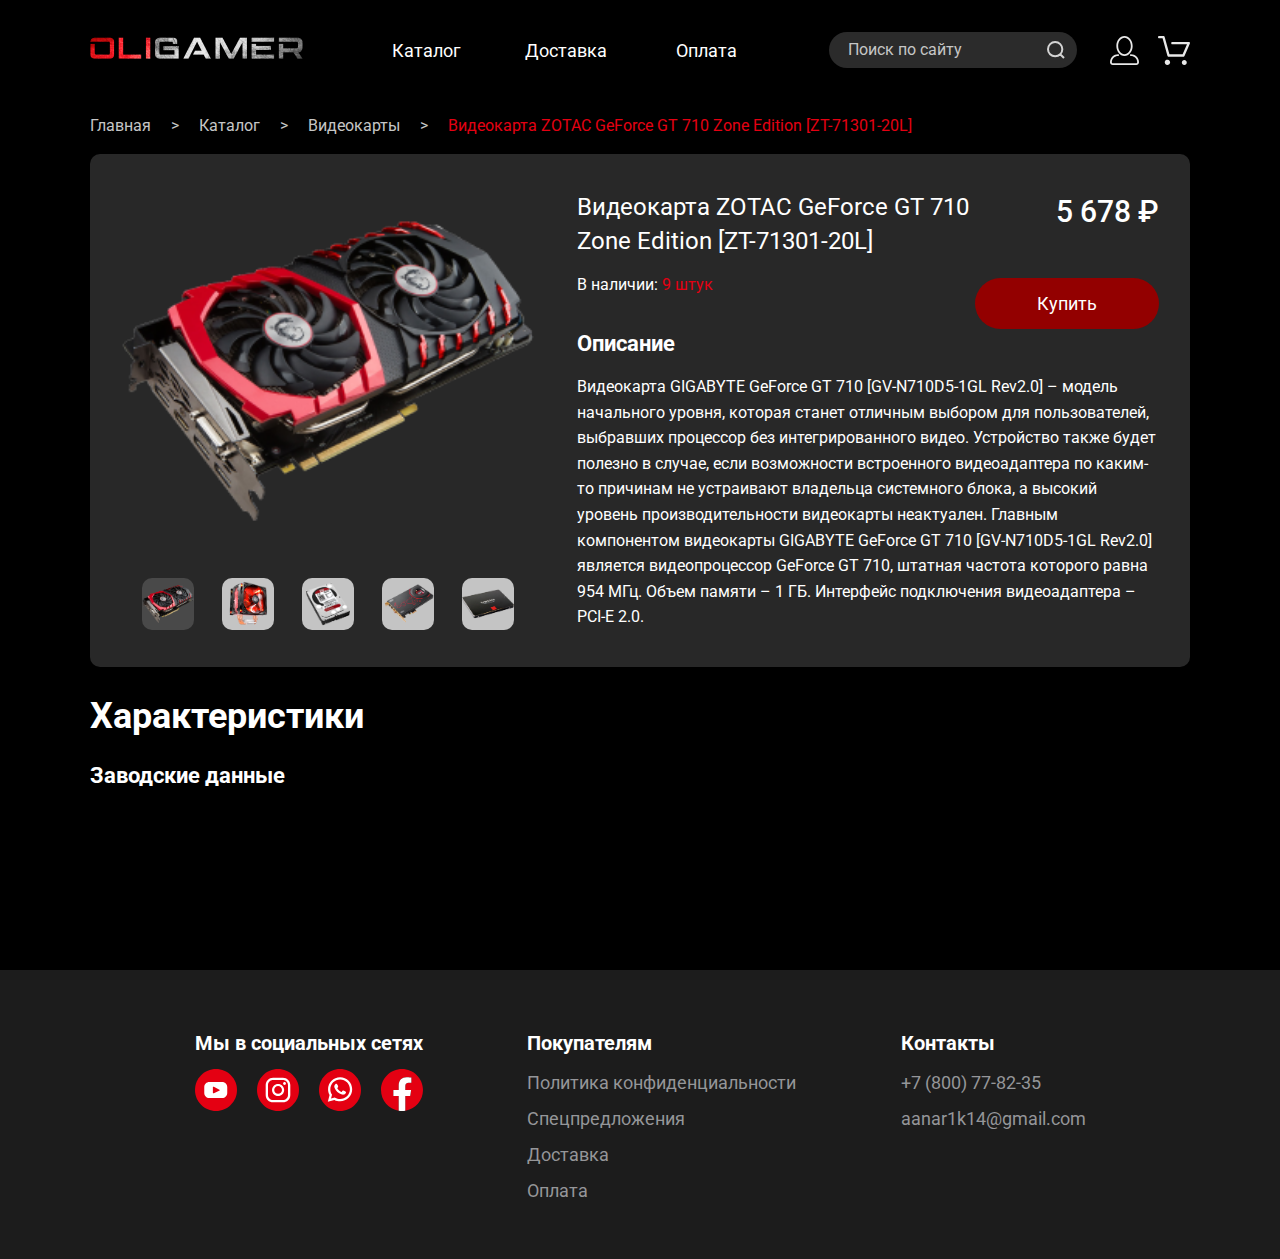
<file: product.html>
<!DOCTYPE html>
<html lang="en">

<head>
   <meta charset="UTF-8">
   <meta http-equiv="X-UA-Compatible" content="IE=edge">
   <meta name="viewport" content="width=device-width, initial-scale=1.0">
   <link rel="stylesheet" href="css/style.css">
   <link rel="preconnect" href="https://fonts.gstatic.com">
   <link href="https://fonts.googleapis.com/css2?family=Roboto:wght@400;500;700&display=swap" rel="stylesheet">
   <script src="https://ajax.googleapis.com/ajax/libs/jquery/2.1.1/jquery.min.js"></script>
   <title>Название товара</title>
</head>

<body>

   <main>
      <div class="breadcrumb">
         <ul class="breadcrumb__list center">
            <li class="breadcrumb__item"><a class="breadcrumb__link" href="index.html">Главная</a></li>
            <li class="breadcrumb__item"><a class="breadcrumb__link" href="category.html">Каталог</a></li>
            <li class="breadcrumb__item"><a class="breadcrumb__link" href="catalog.html">Видеокарты</a></li>
            <li class="breadcrumb__item">Видеокарта ZOTAC GeForce GT 710 Zone Edition [ZT-71301-20L]</li>
         </ul>
      </div>
      <section class="product">
         <div class="product__wrapper center">
            <div class="product__card">
               <div class="product__images">
                  <img class="product__img-main" src="img/category/video-card.png" alt="photo">
                  <div class="product__sliders">
                     <div class="product__slider product__slider_active">
                        <img class="product__img" src="img/category/video-card.png" alt="photo">
                     </div>
                     <div class="product__slider">
                        <img class="product__img" src="img/category/cooling.png" alt="photo">
                     </div>
                     <div class="product__slider">
                        <img class="product__img" src="img/category/hdd.png" alt="photo">
                     </div>
                     <div class="product__slider">
                        <img class="product__img" src="img/category/sound-card.png" alt="photo">
                     </div>
                     <div class="product__slider">
                        <img class="product__img" src="img/category/ssd.png" alt="photo">
                     </div>
                  </div>
               </div>
               <div class="product__container">
                  <div class="product__info">
                     <div class="product__left">
                        <span class="product__title" href="#">Видеокарта ZOTAC GeForce GT 710 Zone
                           Edition
                           [ZT-71301-20L]</span>
                        <span class="product__span">9 штук</span>
                     </div>
                     <div class="product__right">
                        <span class="product__price">5 678 ₽</span>
                        <form action="#">
                           <button class="product__btn" type="submit">Купить</button>
                        </form>
                     </div>
                  </div>
                  <div class="product__description">
                     <h3 class="product__heading">Описание</h3>
                     <p class="product__text">Видеокарта GIGABYTE GeForce GT 710 [GV-N710D5-1GL Rev2.0] – модель
                        начального
                        уровня, которая
                        станет отличным выбором
                        для пользователей, выбравших процессор без интегрированного видео. Устройство также будет
                        полезно в
                        случае, если
                        возможности встроенного видеоадаптера по каким-то причинам не устраивают владельца системного
                        блока, а высокий уровень
                        производительности видеокарты неактуален.
                        Главным компонентом видеокарты GIGABYTE GeForce GT 710 [GV-N710D5-1GL Rev2.0] является
                        видеопроцессор GeForce GT 710,
                        штатная частота которого равна 954 МГц. Объем памяти – 1 ГБ. Интерфейс подключения видеоадаптера
                        –
                        PCI-E 2.0.
                     </p>
                  </div>
               </div>
            </div>
            <div class="product__characteristics characteristics">
               <h4 class="characteristics__title">Характеристики</h4>
               <h5 class="characteristics__heading">Заводские данные</h5>
               <div class="characteristics__container">
                  <ul>
                     <li class="characteristics__li">Гарантия</li>
                     <li class="characteristics__li">Страна-производитель</li>
                  </ul>
                  <ul class="characteristics__info">
                     <li class="characteristics__li">36 мес.</li>
                     <li class="characteristics__li">Китай</li>
                  </ul>
               </div>
            </div>
         </div>
      </section>
   </main>

   <script src="js/footer.js"></script>
   <script src="js/header.js"></script>
   <script src="js/main.js"></script>
   <script>

      /* При нажатии на другую картинку  */

      $('.product__slider').on('click', function (e) {
         $('.product__slider').removeClass('product__slider_active');
         $(this).parents('.product__images').find('.product__img-main').attr('src', $(this).children().attr('src'));
         $(this).addClass('product__slider_active');
      });
   </script>

</body>

</html>
</file>
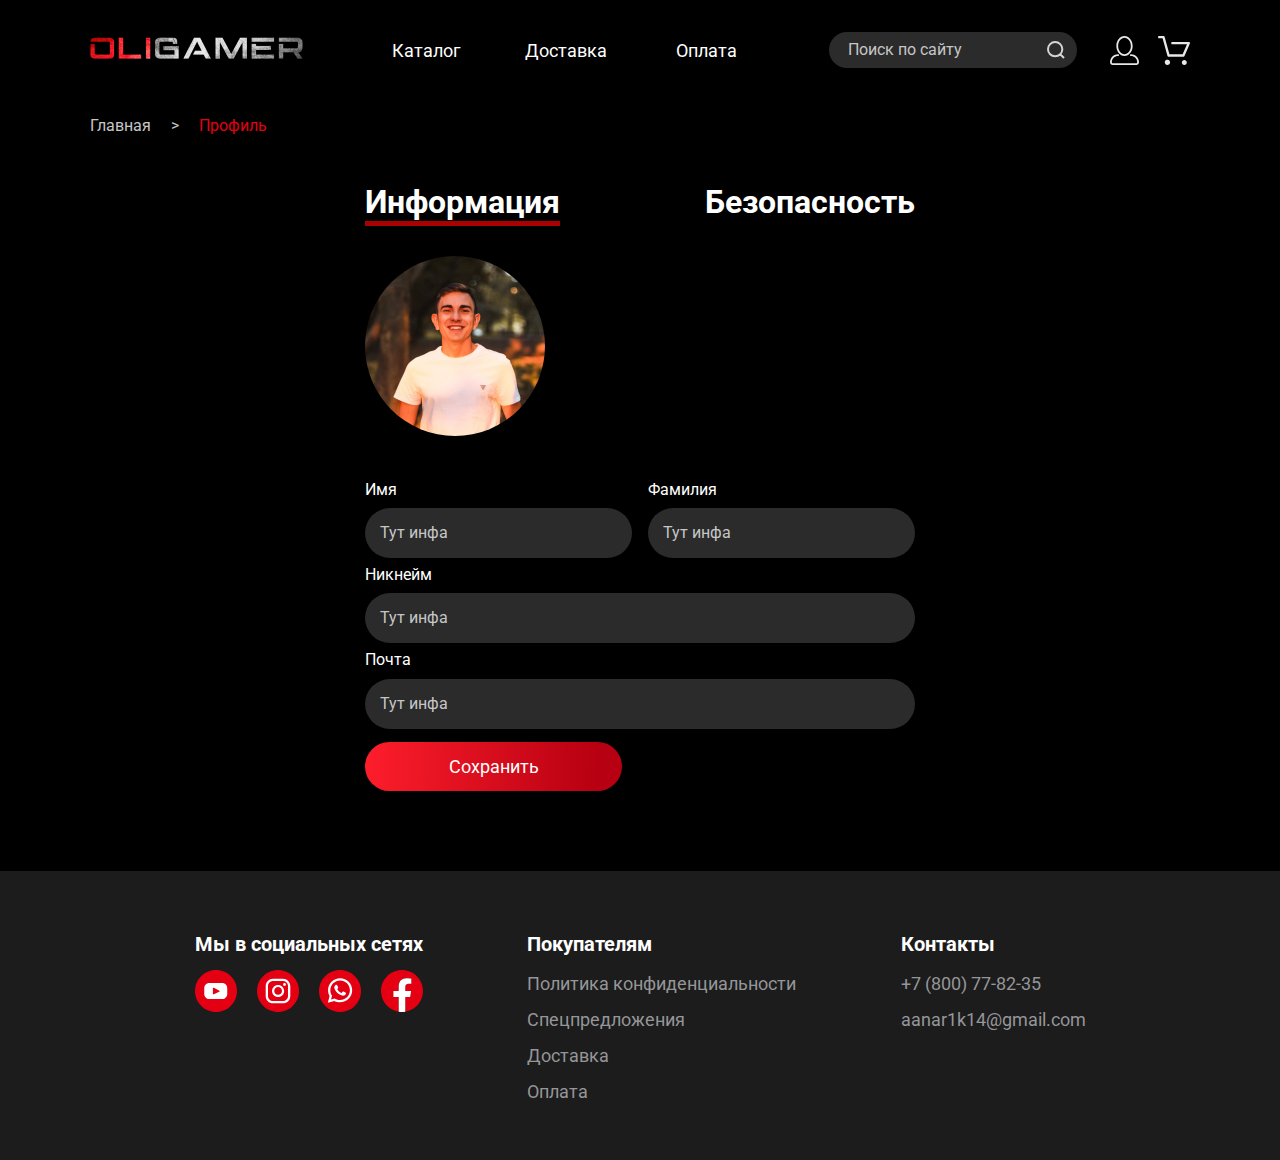
<file: profile.html>
<!DOCTYPE html>
<html lang="ru">

<head>
   <meta charset="UTF-8">
   <meta http-equiv="X-UA-Compatible" content="IE=edge">
   <meta name="viewport" content="width=device-width, initial-scale=1.0">
   <link rel="stylesheet" href="css/style.css">
   <link rel="preconnect" href="https://fonts.gstatic.com">
   <link href="https://fonts.googleapis.com/css2?family=Roboto:wght@400;500;700&display=swap" rel="stylesheet">
   <script src="https://ajax.googleapis.com/ajax/libs/jquery/2.1.1/jquery.min.js"></script>
   <title>Профиль</title>
</head>

<body>

   <main>
      <div class="breadcrumb">
         <ul class="breadcrumb__list center">
            <li class="breadcrumb__item"><a class="breadcrumb__link" href="index.html">Главная</a></li>
            <li class="breadcrumb__item">Профиль</li>
         </ul>
      </div>
      <section class="profile">
         <div class="profile__wrapper">
            <ul class="profile__nav profile-list">
               <li class="profile-list__item active"><a onclick="openTab(event, 'info')"
                     class="profile-list__link">Информация</a>
               </li>
               <li class="profile-list__item"><a onclick="openTab(event, 'guard')"
                     class="profile-list__link">Безопасность</a></li>
            </ul>
            <form class="profile-info__form">
               <div class="profile__content profile-info">
                  <div class="profile-info__avatar avatar">
                     <input id="avatar-upload" class="avatar__upload" type="file" accept="image/*">
                     <div class="avatar__img" style="background: url(img/avatar.jpg); background-size: cover;"></div>
                     <label for="avatar-upload" class="avatar__label">
                        <svg width="32" height="32" aria-hidden="true" focusable="false" data-prefix="fas"
                           data-icon="camera" class="svg-inline--fa fa-camera fa-w-16" role="img"
                           xmlns="http://www.w3.org/2000/svg" viewBox="0 0 512 512">
                           <path fill="white"
                              d="M512 144v288c0 26.5-21.5 48-48 48H48c-26.5 0-48-21.5-48-48V144c0-26.5 21.5-48 48-48h88l12.3-32.9c7-18.7 24.9-31.1 44.9-31.1h125.5c20 0 37.9 12.4 44.9 31.1L376 96h88c26.5 0 48 21.5 48 48zM376 288c0-66.2-53.8-120-120-120s-120 53.8-120 120 53.8 120 120 120 120-53.8 120-120zm-32 0c0 48.5-39.5 88-88 88s-88-39.5-88-88 39.5-88 88-88 88 39.5 88 88z">
                           </path>
                        </svg>
                        <span class="avatar__text">Загрузить</span>
                     </label>
                  </div>
                  <div class="profile-info__names">
                     <label class="profile__label">Имя
                        <input required class="profile__input" type="text" placeholder="Имя" value="Тут инфа">
                     </label>
                     <label class="profile__label">Фамилия
                        <input required class="profile__input" type="text" placeholder="Фамилия" value="Тут инфа">
                     </label>
                  </div>
                  <label class="profile__label">Никнейм
                     <input required class="profile__input" type="text" placeholder="Никнейм" value="Тут инфа">
                  </label>
                  <label class="profile__label">Почта
                     <input autocomplete="email" required class="profile__input" type="email" placeholder="E-mail"
                        value="Тут инфа">
                  </label>
                  <button class="profile__btn" type="submit">Сохранить</button>
            </form>
         </div>
         <div class="profile__content profile-guard">
            <h2 class="profile-guard__heading">Сменить пароль</h2>
            <form class="profile-guard__form">
               <input required class="profile__input" type="password" placeholder="*Текущий пароль">
               <a class="profile-guard__link" href="forgot-password.html">Забыли
                  пароль?</a>
               <input required class="profile__input" type="password" placeholder="*Новый пароль">
               <input required class="profile__input" type="password" placeholder="*Повторите пароль">
               <button class="profile__btn" type="submit">Сохранить</button>
            </form>
         </div>
         </div>
      </section>

   </main>

   <script src="js/footer.js"></script>
   <script src="js/header.js"></script>
   <script src="js/main.js"></script>

</body>

</html>
</file>
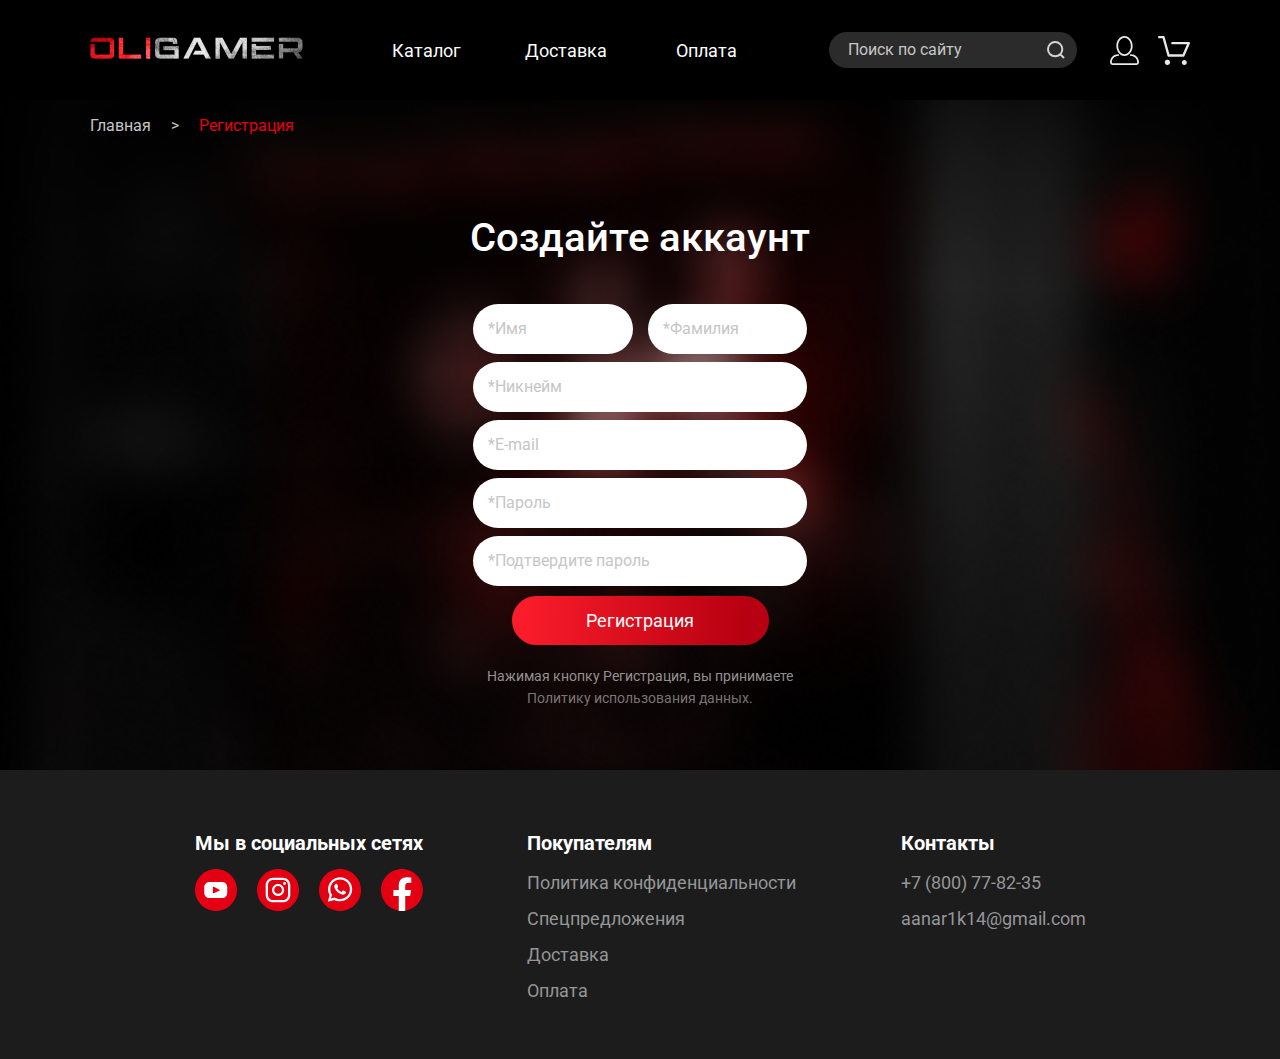
<file: registration.html>
<!DOCTYPE html>
<html lang="ru">

<head>
   <meta charset="UTF-8">
   <meta http-equiv="X-UA-Compatible" content="IE=edge">
   <meta name="viewport" content="width=device-width, initial-scale=1.0">
   <link rel="stylesheet" href="css/style.css">
   <link rel="preconnect" href="https://fonts.gstatic.com">
   <link href="https://fonts.googleapis.com/css2?family=Roboto:wght@400;500;700&display=swap" rel="stylesheet">
   <script src="https://ajax.googleapis.com/ajax/libs/jquery/2.1.1/jquery.min.js"></script>
   <title>Регистрация</title>
</head>

<body>

   <main class="main-registration content-bc">
      <div class="breadcrumb">
         <ul class="breadcrumb__list center">
            <li class="breadcrumb__item"><a class="breadcrumb__link" href="index.html">Главная</a></li>
            <li class="breadcrumb__item">Регистрация</li>
         </ul>
      </div>
      <section class="enter-profile">
         <div class="enter-profile__wrapper container">
            <div class="enter-profile__info">
               <h3 class="enter-profile__heading">Создайте аккаунт</h3>
               <form class="enter-profile__form" action="#">
                  <div class="enter-profile__name">
                     <input required class="enter-profile__input" type="text" placeholder="*Имя">
                     <input required class="enter-profile__input" type="text" placeholder="*Фамилия">
                  </div>
                  <input required autocomplete="name" class="enter-profile__input" type="text" placeholder="*Никнейм">
                  <input required autocomplete="email" class="enter-profile__input" type="email" placeholder="*E-mail">
                  <input required class="enter-profile__input" type="password" placeholder="*Пароль">
                  <input required class="enter-profile__input" type="password" placeholder="*Подтвердите пароль">
                  <button class="enter-profile__btn" type="submit">Регистрация</button>
               </form>
               <div class="enter-profile__privacy privacy-text">
                  <span>Нажимая кнопку Регистрация, вы принимаете</span>
                  <a class="privacy-text__link" href="privacy.html">Политику использования данных.</a>
               </div>
            </div>
         </div>
      </section>
   </main>

   <script src="js/footer.js"></script>
   <script src="js/header.js"></script>
   <script src="js/main.js"></script>

</body>

</html>
</file>
<file: css/style.css>
@charset "UTF-8";
* {
  padding: 0;
  margin: 0;
  -webkit-box-sizing: border-box;
  box-sizing: border-box;
}

html {
  min-height: 100%;
}

html,
article,
aside,
details,
figcaption,
figure,
footer,
header,
hgroup,
main,
menu,
nav,
section,
summary {
  display: block;
}

::-webkit-scrollbar {
  width: 8px;
}

::-webkit-scrollbar-track {
  -webkit-box-shadow: inset 0 0 6px #490505;
  box-shadow: inset 0 0 6px #490505;
}

::-webkit-scrollbar-thumb {
  border-radius: 10px;
  background-color: #bd0505;
}

body {
  background: #000000;
  min-height: 100vh;
  display: -webkit-box;
  display: -ms-flexbox;
  display: flex;
  -webkit-box-orient: vertical;
  -webkit-box-direction: normal;
  -ms-flex-direction: column;
  flex-direction: column;
  font-family: "Roboto", sans-serif;
  padding-top: 100px;
}

input::-webkit-outer-spin-button,
input::-webkit-inner-spin-button {
  -webkit-appearance: none;
  margin: 0;
}

input[type="number"] {
  -moz-appearance: textfield;
}

ul,
ol {
  list-style: none;
}

a {
  text-decoration: none;
}

button,
input {
  font-family: "Roboto", sans-serif;
}

summary {
  outline: none;
  border: none;
  display: block;
}

summary::-webkit-details-marker {
  display: none;
}

@media (min-width: 1440px) {
  .center {
    max-width: 1380px;
    margin: 0 auto;
  }
  .container {
    padding: 0 calc(50% - (1440px - 30px * 2) / 2);
  }
}

@media (max-width: 1439px) {
  .center {
    max-width: 1100px;
    margin: 0 auto;
  }
  .container {
    padding: 0 calc(50% - (1140px - 20px * 2) / 2);
  }
}

@media (max-width: 1139px) {
  .center {
    max-width: 736px;
    margin: 0 auto;
  }
  .container {
    padding: 0 calc(50% - (768px - 16px * 2) / 2);
  }
}

@media (max-width: 767px) {
  .center {
    max-width: calc(100% - 8px * 2);
    margin: 0 auto;
  }
  .container {
    padding: 0 calc(50% - (100% - 8px * 2) / 2);
  }
}

.breadcrumb__list {
  padding-top: 14px;
  padding-bottom: 16px;
  display: -webkit-box;
  display: -ms-flexbox;
  display: flex;
}

.breadcrumb__item {
  font-size: 16px;
  line-height: 150%;
  color: #e40012;
  padding-right: 20px;
  -webkit-transition: 0.4s;
  transition: 0.4s;
}

.breadcrumb__item::after {
  color: #c6c6c6;
  content: ">";
  padding-left: 20px;
}

.breadcrumb__item:last-child::after {
  content: none;
}

.breadcrumb__item:last-child {
  padding-right: 0;
}

.breadcrumb__link {
  font-size: 16px;
  line-height: 150%;
  color: #c6c6c6;
}

.breadcrumb__link:hover {
  color: #e40012;
}

.search-form__label {
  position: relative;
  width: 100%;
  display: -webkit-box;
  display: -ms-flexbox;
  display: flex;
}

.search-form__input {
  background: #2b2b2b;
  font-size: 16px;
  line-height: 150%;
  -webkit-box-sizing: border-box;
  box-sizing: border-box;
  padding: 6px 19px;
  border-radius: 50px;
  border: none;
  outline: none;
  width: 100%;
  -webkit-transition: 0.4s;
  transition: 0.4s;
}

.search-form__input::-webkit-input-placeholder {
  color: #c6c6c6;
}

.search-form__input:-ms-input-placeholder {
  color: #c6c6c6;
}

.search-form__input::-ms-input-placeholder {
  color: #c6c6c6;
}

.search-form__input::placeholder {
  color: #c6c6c6;
}

.search-form__input:focus,
.search-form__input:hover {
  background: #ffffff;
}

.search-form__img {
  -webkit-transition: 0.4s;
  transition: 0.4s;
  position: absolute;
  top: 50%;
  -webkit-transform: translate(0, -50%);
  transform: translate(0, -50%);
  right: 5%;
}

.pagination__wrapper {
  display: -webkit-box;
  display: -ms-flexbox;
  display: flex;
  -webkit-box-align: center;
  -ms-flex-align: center;
  align-items: center;
  -webkit-box-pack: center;
  -ms-flex-pack: center;
  justify-content: center;
}

.pagination__arrow {
  cursor: pointer;
}

.pagination__links {
  margin: 0 32px;
  display: -ms-grid;
  display: grid;
  -ms-grid-columns: 39px 39px 39px;
  grid-template-columns: 39px 39px 39px;
  grid-gap: 34px;
}

.pagination__link {
  background: #282828;
  border-radius: 40px;
  text-align: center;
  padding: 6px 0;
  font-size: 18px;
  line-height: 150%;
  color: #ffffff;
}

.pagination__link:hover {
  background: #e40012;
}

.pagination__link_bc {
  background: #e40012;
}

.pagination__icon {
  fill: #3e3e3e;
}

.pagination__icon:hover {
  fill: #e40012;
}

.error {
  color: #e40012;
  font-size: 18px;
  line-height: 160%;
}

@media (max-width: 767px) {
  .pagination__list {
    -webkit-box-pack: center;
    -ms-flex-pack: center;
    justify-content: center;
  }
  .breadcrumb__list {
    padding-top: 0;
    -ms-flex-wrap: wrap;
    flex-wrap: wrap;
  }
  .breadcrumb__item {
    font-size: 13px;
    padding-right: 8px;
  }
  .breadcrumb__item::after {
    padding-left: 8px;
  }
  .breadcrumb__link {
    font-size: 13px;
  }
}

.header {
  background: #000000;
  width: 100%;
  position: fixed;
  top: 0;
  z-index: 1000;
}

.header__wrapper {
  display: -webkit-box;
  display: -ms-flexbox;
  display: flex;
  -webkit-box-pack: justify;
  -ms-flex-pack: justify;
  justify-content: space-between;
  -webkit-box-align: center;
  -ms-flex-align: center;
  align-items: center;
  height: 100px;
  -webkit-box-sizing: border-box;
  box-sizing: border-box;
  position: relative;
}

.header__menu {
  display: -ms-grid;
  display: grid;
  -ms-grid-columns: 130px 130px 130px;
  grid-template-columns: 130px 130px 130px;
  height: 100%;
  grid-gap: 10px;
  margin-left: 120px;
}

.header__right {
  display: -webkit-box;
  display: -ms-flexbox;
  display: flex;
}

.header__form {
  margin-right: 33px;
  width: 248px;
}

.header__icons {
  display: -ms-grid;
  display: grid;
  -ms-grid-columns: 1fr 1fr;
  grid-template-columns: 1fr 1fr;
  grid-gap: 16px;
  -webkit-box-align: center;
  -ms-flex-align: center;
  align-items: center;
}

.menu__item {
  display: -webkit-box;
  display: -ms-flexbox;
  display: flex;
  -webkit-box-align: center;
  -ms-flex-align: center;
  align-items: center;
  -webkit-box-pack: center;
  -ms-flex-pack: center;
  justify-content: center;
}

.menu__item_bc {
  background-image: url(../img/menu-figure.png);
}

.menu__link {
  font-size: 18px;
  line-height: 150%;
  color: #ffffff;
  -webkit-transition: 0.4s;
  transition: 0.4s;
}

.menu__link:hover {
  -webkit-transform: scale(1.05);
  transform: scale(1.05);
}

.icons__link {
  position: relative;
  -webkit-transition: 0.4s;
  transition: 0.4s;
  height: 29px;
}

.icons__link:hover {
  -webkit-transform: scale(1.05);
  transform: scale(1.05);
}

.icons__circle {
  position: absolute;
  top: -6px;
  left: 22px;
  border-radius: 100%;
  width: 19px;
  height: 19px;
  background: red;
  font-size: 12px;
  line-height: 14px;
  color: #ffffff;
  display: -webkit-box;
  display: -ms-flexbox;
  display: flex;
  -webkit-box-pack: center;
  -ms-flex-pack: center;
  justify-content: center;
  -webkit-box-align: center;
  -ms-flex-align: center;
  align-items: center;
}

.icons__circle_none {
  display: none;
}

.burger-menu {
  display: none;
}

.burger-menu__img {
  cursor: pointer;
  -webkit-transition: 1s;
  transition: 1s;
}

.burger-menu__open {
  display: none;
  position: absolute;
  z-index: 500;
  right: 0;
  top: 100px;
  background: #1c1c1c;
  -webkit-box-shadow: 6px 4px 35px rgba(0, 0, 0, 0.21);
  box-shadow: 6px 4px 35px rgba(0, 0, 0, 0.21);
}

.burger-menu__list {
  -webkit-box-sizing: border-box;
  box-sizing: border-box;
  text-align: center;
  padding: 40px;
}

.burger-menu__item {
  padding-bottom: 9px;
  font-size: 20px;
  line-height: 150%;
  color: #ffffff;
}

.burger-menu__item:first-child,
.burger-menu__item:nth-child(2) {
  padding-bottom: 20px;
}

.burger-menu__item:last-child {
  padding-bottom: 0;
}

.burger-menu__link {
  font-size: 18px;
  line-height: 150%;
  color: #959699;
}

#burger-menu-link[aria-expanded="true"] ~ .burger-menu__open {
  display: block;
}

@media (max-width: 1439px) {
  .header__menu {
    margin-left: 0;
  }
}

@media (max-width: 1139px) {
  .header__menu {
    display: none;
  }
  .header__icons {
    display: none;
  }
  .header__form {
    margin-right: 0;
    width: 300px;
  }
  .burger-menu {
    display: block;
  }
  .burger-menu__item:first-child {
    display: none;
  }
}

@media (max-width: 767px) {
  .header__form {
    display: none;
  }
  .burger-menu__item:first-child {
    display: block;
  }
  .burger-menu__link {
    margin-left: 0;
  }
  .burger-menu__open {
    width: 100vw;
  }
  .burger-menu__list {
    padding: 37px 34px;
  }
}

.promo__wrapper {
  background-image: url(../img/promo.png);
  background-position: right;
  background-repeat: no-repeat;
  background-size: 65%;
}

.promo__info {
  padding-top: 86px;
  padding-left: 42px;
  padding-bottom: 168px;
  -webkit-box-sizing: border-box;
  box-sizing: border-box;
}

.promo__heading {
  font-size: 55px;
  line-height: 120%;
  color: #ffffff;
  margin-bottom: 26px;
}

.promo__text {
  font-size: 16px;
  line-height: 160%;
  color: #ffffff;
  width: 422px;
  margin-bottom: 39px;
}

.btn-transition__link {
  display: inline-block;
  position: relative;
  -webkit-transition: 0.4s;
  transition: 0.4s;
  background: linear-gradient(93.28deg, #ff1e2c -1.4%, #b70011 90.07%);
  border-radius: 30px;
  font-size: 18px;
  line-height: 150%;
  color: #ffffff;
  padding: 10px 60px;
  -webkit-box-sizing: border-box;
  box-sizing: border-box;
}

.btn-transition__link:hover .btn-transition__icon {
  display: block;
}

.btn-transition__link:hover {
  -webkit-transform: scale(1.05);
  transform: scale(1.05);
}

.btn-transition__icon {
  display: none;
  position: absolute;
  top: 14px;
  right: 18px;
}

.description__wrapper {
  background-image: url(../img/background-description.png);
  background-repeat: no-repeat;
  background-position: 115px center;
  background-size: 38%;
}

.description__info {
  margin-left: auto;
  padding-top: 73px;
  width: 50%;
  padding-bottom: 223px;
}

.description__heading {
  padding-bottom: 60px;
  font-size: 48px;
  line-height: 140%;
  color: #ffffff;
}

.description__text {
  font-size: 16px;
  line-height: 160%;
  color: #ffffff;
  width: calc(100% - 19%);
}

.advantages__wrapper {
  text-align: center;
  padding-top: 100px;
  padding-bottom: 144px;
}

.advantages__heading {
  font-size: 48px;
  line-height: 140%;
  color: #ffffff;
  padding-bottom: 83px;
}

.advantages__items {
  display: -ms-grid;
  display: grid;
  -ms-grid-columns: 1fr 1fr 1fr;
  grid-template-columns: 1fr 1fr 1fr;
  grid-gap: 53px;
}

.advantage__heading {
  font-weight: 500;
  font-size: 24px;
  line-height: 140%;
  color: #ffffff;
  padding-top: 40px;
  padding-bottom: 16px;
}

.advantage__text {
  margin: 0 auto;
  max-width: 358px;
  font-size: 16px;
  line-height: 160%;
  color: #ffffff;
}

.specials__wrapper {
  padding-bottom: 75px;
  text-align: center;
}

.specials__heading {
  font-size: 48px;
  line-height: 140%;
  color: #ffffff;
}

.specials__items {
  display: -ms-grid;
  display: grid;
  -ms-grid-columns: 1fr 1fr 1fr;
  grid-template-columns: 1fr 1fr 1fr;
  margin: 38px 0;
  -webkit-box-align: end;
  -ms-flex-align: end;
  align-items: flex-end;
}

.special-item {
  display: -webkit-box;
  display: -ms-flexbox;
  display: flex;
  -webkit-box-orient: vertical;
  -webkit-box-direction: normal;
  -ms-flex-direction: column;
  flex-direction: column;
  -webkit-box-align: center;
  -ms-flex-align: center;
  align-items: center;
}

.special-item__img {
  background-image: url(../img/special-item.png);
  background-position: center 120px;
  background-size: 100%;
  background-repeat: no-repeat;
  width: 331px;
  height: 331px;
  -webkit-transition: 0.4s;
  transition: 0.4s;
}

.special-item__img:hover {
  -webkit-transform: scale(1.05);
  transform: scale(1.05);
}

.special-item__heading {
  margin-top: 15px;
  margin-bottom: 13px;
  font-weight: 500;
  font-size: 24px;
  line-height: 140%;
  color: #ffffff;
}

.special-item__link {
  display: inline-block;
  font-size: 20px;
  line-height: 160%;
  color: #e40012;
  opacity: 0.8;
  -webkit-transition: 0.4s;
  transition: 0.4s;
}

.special-item__link:hover {
  -webkit-transform: scale(1.05);
  transform: scale(1.05);
}

.specials__items .special-item:nth-child(2) .special-item__img {
  width: 426px;
  height: 426px;
  background-position: center 165px;
  background-size: 110%;
}

.feedback__wrapper {
  background-image: url(../img/feedback-bc.png);
  background-repeat: no-repeat;
  background-position: center;
  padding-top: 75px;
}

.feedback__info {
  text-align: center;
  padding-bottom: 130px;
}

.feedback__heading {
  font-weight: 500;
  font-size: 40px;
  line-height: 120%;
  color: #ffffff;
  padding-bottom: 41px;
}

.feedback__text {
  margin: 0 auto;
  font-size: 16px;
  line-height: 160%;
  color: #ffffff;
  padding-bottom: 22px;
  max-width: 508px;
}

.feedback__form {
  display: -webkit-box;
  display: -ms-flexbox;
  display: flex;
  -webkit-box-orient: vertical;
  -webkit-box-direction: normal;
  -ms-flex-direction: column;
  flex-direction: column;
  -webkit-box-align: center;
  -ms-flex-align: center;
  align-items: center;
}

.feedback__input {
  padding: 15px;
  background: #ffffff;
  -webkit-box-sizing: border-box;
  box-sizing: border-box;
  border-radius: 40px;
  border: none;
  outline: none;
  margin-bottom: 38px;
  width: 304px;
  font-size: 16px;
  line-height: 20px;
}

.feedback__input::-webkit-input-placeholder {
  color: #c6c6c6;
}

.feedback__input:-ms-input-placeholder {
  color: #c6c6c6;
}

.feedback__input::-ms-input-placeholder {
  color: #c6c6c6;
}

.feedback__input::placeholder {
  color: #c6c6c6;
}

.feedback__btn {
  margin: 0 auto;
  -webkit-box-sizing: border-box;
  box-sizing: border-box;
  width: 257px;
  border: none;
  outline: none;
  cursor: pointer;
  padding: 11px 17px;
  font-size: 18px;
  line-height: 150%;
  color: #ffffff;
  background: linear-gradient(93.28deg, #ff1e2c -1.4%, #b70011 90.07%);
  border-radius: 30px;
  -webkit-transition: 0.4s;
  transition: 0.4s;
}

.feedback__btn:hover {
  -webkit-transform: scale(1.05);
  transform: scale(1.05);
}

@media (max-width: 1439px) {
  .promo__info {
    padding-top: 70px;
    padding-bottom: 40px;
  }
  .promo__heading {
    font-size: 44px;
  }
  .promo__text {
    width: 350px;
  }
  .description__wrapper {
    background-position: 90px center;
  }
  .description__info {
    padding-top: 70px;
    padding-bottom: 160px;
  }
  .description__heading {
    padding-bottom: 40px;
    font-size: 40px;
  }
  .advantages__wrapper {
    padding-top: 70px;
    padding-bottom: 100px;
  }
  .advantages__heading {
    font-size: 40px;
  }
  .specials__heading {
    font-size: 40px;
  }
  .special-item__img:hover {
    -webkit-transform: none;
    transform: none;
  }
  .feedback__wrapper {
    padding-top: 35px;
  }
}

@media (max-width: 1139px) {
  .promo__info {
    padding-left: 22px;
    padding-top: 50px;
  }
  .promo__heading {
    font-size: 30px;
    margin-bottom: 20px;
  }
  .promo__text {
    width: 250px;
    font-size: 12px;
    margin-bottom: 25px;
  }
  .btn-transition__link {
    font-size: 16px;
    padding: 8px 30px;
  }
  .btn-transition__link:hover .btn-transition__icon {
    display: none;
  }
  .description__wrapper {
    background-position: left center;
  }
  .description__info {
    padding-top: 100px;
    padding-bottom: 90px;
  }
  .description__heading {
    font-size: 28px;
  }
  .description__text {
    font-size: 12px;
  }
  .advantages__wrapper {
    padding-top: 30px;
    padding-bottom: 90px;
  }
  .advantages__heading {
    font-size: 28px;
    padding-bottom: 40px;
  }
  .advantages__items {
    -ms-grid-columns: 1fr;
    grid-template-columns: 1fr;
  }
  .advantage__heading {
    padding-top: 40px;
  }
  .advantage__text {
    font-size: 12px;
  }
  .specials__heading {
    font-size: 28px;
  }
  .specials__items {
    -ms-grid-columns: 1fr;
    grid-template-columns: 1fr;
    grid-gap: 30px;
  }
  .specials__items .special-item:nth-child(2) .special-item__img {
    background-position: center 120px;
    background-size: 100%;
    width: 331px;
    height: 331px;
  }
  .feedback__wrapper {
    padding-top: 20px;
  }
}

@media (max-width: 767px) {
  .promo__wrapper {
    background-image: none;
  }
  .promo__info {
    text-align: center;
    padding-left: 0;
  }
  .promo__text {
    margin-right: auto;
    margin-left: auto;
  }
  .btn-transition__link {
    font-size: 14px;
  }
  .description__wrapper {
    background-image: none;
  }
  .description__info {
    text-align: center;
    width: 100%;
    padding-top: 50px;
    padding-bottom: 50px;
  }
  .description__text {
    width: 250px;
    margin: 0 auto;
  }
  .special-item__img {
    width: 304px;
    height: 304px;
  }
  .specials__items .special-item:nth-child(2) .special-item__img {
    width: 304px;
    height: 304px;
  }
  .feedback__heading {
    font-size: 36px;
  }
}

.category__wrapper {
  display: -ms-grid;
  display: grid;
  -ms-grid-columns: 330px 330px 330px 330px;
  grid-template-columns: 330px 330px 330px 330px;
  grid-gap: 20px;
  -webkit-box-pack: center;
  -ms-flex-pack: center;
  justify-content: center;
  padding-bottom: 89px;
}

.category__item {
  display: -webkit-box;
  display: -ms-flexbox;
  display: flex;
  -webkit-box-align: start;
  -ms-flex-align: start;
  align-items: flex-start;
  -webkit-box-pack: center;
  -ms-flex-pack: center;
  justify-content: center;
  padding: 30px;
  width: 330px;
  height: 330px;
  -webkit-box-sizing: border-box;
  box-sizing: border-box;
  background: #232323;
  border-radius: 10px;
  position: relative;
  text-align: center;
  -webkit-transition: 0.4s;
  transition: 0.4s;
}

.category__item:hover {
  -webkit-transform: scale(1.05);
  transform: scale(1.05);
}

.category__img {
  max-height: 232px;
  max-width: 232px;
}

.category__text {
  width: calc(100% - 40px);
  position: absolute;
  top: 270px;
  left: 20px;
  font-weight: 500;
  font-size: 24px;
  line-height: 140%;
  color: #ffffff;
}

@media (max-width: 1439px) {
  .category__wrapper {
    -ms-grid-columns: 330px 330px 330px;
    grid-template-columns: 330px 330px 330px;
    grid-gap: 15px;
  }
}

@media (max-width: 1139px) {
  .category__wrapper {
    -ms-grid-columns: 330px 330px;
    grid-template-columns: 330px 330px;
  }
}

@media (max-width: 767px) {
  .category__wrapper {
    -ms-grid-columns: 100%;
    grid-template-columns: 100%;
  }
  .category__item {
    width: 100%;
  }
}

.delivery__wrapper {
  padding-bottom: 63px;
}

.delivery__title {
  font-weight: 500;
  font-size: 36px;
  line-height: 140%;
  color: #ffffff;
}

.delivery__info {
  padding-left: 20px;
  font-size: 16px;
  line-height: 160%;
  color: #ccc;
}

.delivery__heading {
  font-size: 20px;
  line-height: 140%;
  color: #ffffff;
  padding-top: 25px;
  padding-bottom: 12px;
}

.delivery__text {
  padding-bottom: 12px;
}

.delivery__item {
  display: -webkit-box;
  display: -ms-flexbox;
  display: flex;
  padding-bottom: 10px;
}

.delivery__item::before {
  padding-right: 12px;
  content: url(../img/elipse.svg);
}

.payment-details {
  color: #ccc;
}

.payment-details__summary {
  position: relative;
  cursor: pointer;
  display: inline-block;
}

.payment-details__icon {
  top: 5px;
  right: -28px;
  position: absolute;
  stroke: #ccc;
  fill: #ccc;
}

.payment-details__icon:hover {
  stroke: white;
  fill: white;
}

.payment-details[open] .payment-details__icon {
  stroke: #ff0000;
  fill: #ff0000;
}

.payment-details__heading {
  padding-top: 0;
}

.payment-details__content {
  padding: 15px;
  border: 5px solid red;
  margin: 15px;
}

.content-bc {
  background-image: url(../img/feedback-bc.png);
  background-repeat: no-repeat;
  background-position: center;
  background-size: cover;
}

.enter-profile__wrapper {
  display: -webkit-box;
  display: -ms-flexbox;
  display: flex;
  -webkit-box-orient: vertical;
  -webkit-box-direction: normal;
  -ms-flex-direction: column;
  flex-direction: column;
  -webkit-box-align: center;
  -ms-flex-align: center;
  align-items: center;
  padding: 60px 0;
  text-align: center;
}

.enter-profile__heading {
  font-weight: 500;
  font-size: 40px;
  line-height: 120%;
  color: #ffffff;
  padding-bottom: 34px;
}

.enter-profile__text {
  max-width: 600px;
  font-size: 16px;
  line-height: 160%;
  color: #ffffff;
  opacity: 0.8;
}

.enter-profile__form {
  padding: 0 8px;
  display: -webkit-box;
  display: -ms-flexbox;
  display: flex;
  -webkit-box-orient: vertical;
  -webkit-box-direction: normal;
  -ms-flex-direction: column;
  flex-direction: column;
  max-width: 350px;
  margin: 0 auto;
  -webkit-box-sizing: border-box;
  box-sizing: border-box;
}

.enter-profile__name {
  display: -ms-grid;
  display: grid;
  -ms-grid-columns: 1fr 1fr;
  grid-template-columns: 1fr 1fr;
  grid-gap: 15px;
}

.enter-profile__label {
  max-width: 150px;
  margin: 0 10px 10px;
  cursor: pointer;
  text-align: left;
  font-size: 16px;
  line-height: 160%;
  color: #ffffff;
  opacity: 0.8;
}

.enter-profile__check {
  padding-bottom: 12px;
}

.enter-profile__input {
  width: 100%;
  padding: 15px;
  background: #ffffff;
  -webkit-box-sizing: border-box;
  box-sizing: border-box;
  border-radius: 40px;
  border: none;
  outline: none;
  font-size: 16px;
  line-height: 20px;
  margin-top: 8px;
}

.enter-profile__input::-webkit-input-placeholder {
  color: #c6c6c6;
}

.enter-profile__input:-ms-input-placeholder {
  color: #c6c6c6;
}

.enter-profile__input::-ms-input-placeholder {
  color: #c6c6c6;
}

.enter-profile__input::placeholder {
  color: #c6c6c6;
}

.enter-profile__btn {
  margin: 10px auto 0;
  -webkit-box-sizing: border-box;
  box-sizing: border-box;
  width: 257px;
  border: none;
  outline: none;
  cursor: pointer;
  padding: 11px 17px;
  font-size: 18px;
  line-height: 150%;
  color: #ffffff;
  background: linear-gradient(93.28deg, #ff1e2c -1.4%, #b70011 90.07%);
  border-radius: 30px;
}

.enter-profile__btn_none {
  display: none;
}

.enter-profile__new {
  padding: 30px 0;
  display: -webkit-box;
  display: -ms-flexbox;
  display: flex;
  -webkit-box-pack: justify;
  -ms-flex-pack: justify;
  justify-content: space-between;
}

.enter-profile__link {
  font-size: 14px;
  line-height: 160%;
  color: #b4b4b4;
  opacity: 0.8;
}

.enter-profile__link:hover {
  color: #ffffff;
}

.enter-profile__link_padding {
  margin-right: 60px;
}

.enter-profile_none {
  display: none;
}

.forgot-password__text {
  padding-bottom: 20px;
}

@media (min-height: 880px) {
  .main-authorization {
    height: calc(100vh - 350px);
  }
}

@media (min-height: 800px) {
  .main-forgot-password {
    height: calc(100vh - 350px);
  }
}

@media (max-width: 767px) {
  .enter-profile__heading {
    font-size: 36px;
  }
}

.privacy-text {
  font-size: 14px;
  line-height: 160%;
  color: #b4b4b4;
  opacity: 0.8;
  padding-top: 20px;
  max-width: 350px;
  margin: 0 auto;
}

.privacy-text__link {
  font-size: 14px;
  line-height: 160%;
  color: #b4b4b4;
  opacity: 0.8;
}

.privacy-text__link:hover {
  color: #ffffff;
}

.privacy__title {
  font-weight: 500;
  font-size: 36px;
  line-height: 140%;
  color: #ffffff;
  padding-bottom: 10px;
}

.privacy__list {
  list-style: decimal;
  list-style-position: inside;
  font-size: 20px;
  line-height: 140%;
  color: #ffffff;
  padding-bottom: 50px;
}

.privacy__item {
  padding: 10px 0;
}

.privacy__info {
  padding: 20px;
}

.privacy__text {
  font-size: 16px;
  line-height: 160%;
  color: #ccc;
}

@media (max-width: 767px) {
  .privacy__title {
    font-size: 28px;
  }
}

.profile {
  margin-bottom: 70px;
}

.profile__wrapper {
  max-width: 550px;
  margin: 0 auto;
}

.profile__nav {
  margin: 30px 0;
}

.profile__label {
  font-size: 16px;
  line-height: 170%;
  color: #ffffff;
}

.profile__check {
  margin-bottom: 13px;
  text-align: center;
}

.profile__input {
  margin-bottom: 3px;
  margin-top: 5px;
  width: 100%;
  padding: 15px;
  background: #2b2b2b;
  -webkit-box-sizing: border-box;
  box-sizing: border-box;
  border-radius: 40px;
  border: none;
  outline: none;
  font-size: 16px;
  line-height: 20px;
  -webkit-transition: 0.4s;
  transition: 0.4s;
  color: #c6c6c6;
}

.profile__input::-webkit-input-placeholder {
  color: #c6c6c6;
}

.profile__input:-ms-input-placeholder {
  color: #c6c6c6;
}

.profile__input::-ms-input-placeholder {
  color: #c6c6c6;
}

.profile__input::placeholder {
  color: #c6c6c6;
}

.profile__input:focus {
  background: #ffffff;
  color: #000000;
}

.profile__input:hover {
  background: #ffffff;
  color: #000000;
}

.profile__btn {
  margin: 10px 0;
  -webkit-box-sizing: border-box;
  box-sizing: border-box;
  width: 257px;
  border: none;
  outline: none;
  cursor: pointer;
  padding: 11px 17px;
  font-size: 18px;
  line-height: 150%;
  color: #ffffff;
  background: linear-gradient(93.28deg, #ff1e2c -1.4%, #b70011 90.07%);
  border-radius: 30px;
}

.profile-list {
  display: -webkit-box;
  display: -ms-flexbox;
  display: flex;
  -webkit-box-pack: justify;
  -ms-flex-pack: justify;
  justify-content: space-between;
}

.profile-list__item.active {
  border-bottom: 5px solid #a90000;
}

.profile-list__link {
  cursor: pointer;
  font-weight: bold;
  font-size: 32px;
  line-height: 37px;
  color: #ffffff;
}

.avatar__upload {
  position: absolute;
  left: 0;
  top: 0;
  width: 100%;
  height: 100%;
  border-radius: 50%;
  outline: none;
  opacity: 0;
}

.avatar__img {
  width: 100%;
  height: 100%;
}

.avatar__label {
  position: absolute;
  top: 0;
  left: 0;
  display: -webkit-box;
  display: -ms-flexbox;
  display: flex;
  -webkit-box-orient: vertical;
  -webkit-box-direction: normal;
  -ms-flex-direction: column;
  flex-direction: column;
  -webkit-box-align: center;
  -ms-flex-align: center;
  align-items: center;
  -webkit-box-pack: end;
  -ms-flex-pack: end;
  justify-content: flex-end;
  width: 100%;
  height: 100%;
  border-radius: 50%;
  cursor: pointer;
  -webkit-transition: 0.4s;
  transition: 0.4s;
  background: rgba(0, 0, 0, 0.5);
  opacity: 0;
  padding-bottom: 20px;
}

.avatar__label:hover {
  opacity: 1;
}

.avatar__text {
  cursor: pointer;
  font-weight: bold;
  font-size: 14px;
  line-height: 170%;
  color: #ffffff;
}

.profile-info__avatar {
  height: 180px;
  width: 180px;
  position: relative;
  border-radius: 50%;
  overflow: hidden;
  margin-bottom: 40px;
}

.profile-info__form {
  display: -webkit-box;
  display: -ms-flexbox;
  display: flex;
  -webkit-box-orient: vertical;
  -webkit-box-direction: normal;
  -ms-flex-direction: column;
  flex-direction: column;
}

.profile-info__names {
  display: -ms-grid;
  display: grid;
  -ms-grid-columns: 1fr 1fr;
  grid-template-columns: 1fr 1fr;
  grid-gap: 16px;
}

.profile-guard {
  display: none;
  /*   &__details {
    margin: 50px 0;
  }
  &__summary {
    cursor: pointer;
    padding: 20px;
    font-weight: bold;
    font-size: 26px;
    line-height: 37px;
    color: #ffffff;
    border-bottom: 5px solid #a90000;
    border-left: 5px solid #a90000;
    &:hover {
      color: #a90000;
    }
  } */
}

.profile-guard__heading {
  font-size: 26px;
  line-height: 37px;
  color: #ffffff;
  border-left: 5px solid #a90000;
  padding: 5px 10px 0;
}

.profile-guard__form {
  display: -webkit-box;
  display: -ms-flexbox;
  display: flex;
  -webkit-box-orient: vertical;
  -webkit-box-direction: normal;
  -ms-flex-direction: column;
  flex-direction: column;
  padding: 40px 20px;
}

.profile-guard__link {
  width: 108px;
  font-size: 14px;
  line-height: 160%;
  color: #b4b4b4;
  opacity: 0.8;
  margin-bottom: 40px;
  -webkit-transition: 0.4s;
  transition: 0.4s;
}

.profile-guard__link:hover {
  color: #ffffff;
}

@media (max-width: 767px) {
  .profile__wrapper {
    padding: 0 8px;
  }
  .profile__btn {
    width: 100%;
  }
  .profile__nav {
    margin: 10px 0 30px;
  }
  .profile-list {
    -ms-flex-pack: distribute;
    justify-content: space-around;
  }
  .profile-list__link {
    font-size: 22px;
  }
  .profile-info__avatar {
    margin: 0 auto 40px;
  }
}

.cart__wrapper {
  padding-top: 19px;
}

.cart__title {
  font-size: 32px;
  line-height: 37px;
  text-align: center;
  color: #ffffff;
  padding-bottom: 20px;
}

.cart__empty {
  display: none;
  background: #232323;
  -webkit-box-shadow: 1px 1px 5px rgba(0, 0, 0, 0.08);
  box-shadow: 1px 1px 5px rgba(0, 0, 0, 0.08);
  border-radius: 10px;
  padding: 20px 0 20px 15px;
  font-size: 20px;
  line-height: 150%;
  color: #ffffff;
  margin-bottom: 200px;
}

.cart__form {
  margin-bottom: 74px;
}

.cart__items {
  text-align: center;
}

.item-cart {
  position: relative;
  padding: 20px 122px 20px 55px;
  border-bottom: 2px solid #232323;
  display: -webkit-box;
  display: -ms-flexbox;
  display: flex;
  -webkit-box-pack: justify;
  -ms-flex-pack: justify;
  justify-content: space-between;
}

.item-cart__flex {
  display: -webkit-box;
  display: -ms-flexbox;
  display: flex;
  -webkit-box-align: center;
  -ms-flex-align: center;
  align-items: center;
}

.item-cart__grid {
  text-align: center;
  display: -ms-grid;
  display: grid;
  grid-gap: 19px;
  -ms-grid-columns: 150px 150px 150px;
  grid-template-columns: 150px 150px 150px;
  -webkit-box-align: center;
  -ms-flex-align: center;
  align-items: center;
}

.item-cart__img {
  -webkit-box-sizing: border-box;
  box-sizing: border-box;
  background-image: url(../img/shadow-product.png);
  background-size: 110%;
  background-repeat: no-repeat;
  background-position: center center;
  max-width: 100px;
  max-height: 100px;
}

.item-cart__link {
  text-align: left;
  margin-left: 68px;
  max-width: 463px;
  font-size: 20px;
  line-height: 140%;
  color: #ffffff;
}

.item-cart__link:hover {
  color: #ab000d;
}

.item-cart__span {
  font-weight: 500;
  font-size: 18px;
  line-height: 140%;
  color: #cacaca;
}

.item-cart__btn {
  position: absolute;
  right: 35px;
  top: 50%;
  -webkit-transform: translate(0, -50%);
  transform: translate(0, -50%);
  cursor: pointer;
  background: none;
  border: none;
}

.item-cart__icon {
  fill: #e40012;
  -webkit-transition: 0.4s;
  transition: 0.4s;
}

.item-cart__icon:hover {
  fill: #8e0712;
}

.quantity-item {
  display: -webkit-box;
  display: -ms-flexbox;
  display: flex;
  -webkit-box-pack: center;
  -ms-flex-pack: center;
  justify-content: center;
}

.quantity-item__btn {
  text-align: center;
  cursor: pointer;
  border: none;
  outline: none;
  font-weight: 500;
  font-size: 18px;
  line-height: 140%;
  color: #cacaca;
  background: #232323;
  width: 33px;
  height: 33px;
}

.quantity-item__btn:hover {
  color: #ab000d;
}

.quantity-item__input {
  text-align: center;
  font-weight: 500;
  font-size: 16px;
  line-height: 140%;
  color: #cacaca;
  border: none;
  outline: none;
  background: #161616;
  width: 48px;
  height: 33px;
}

.cart-products__info {
  display: -webkit-box;
  display: -ms-flexbox;
  display: flex;
  -webkit-box-pack: justify;
  -ms-flex-pack: justify;
  justify-content: space-between;
  background: #232323;
  -webkit-box-shadow: 1px 1px 5px rgba(0, 0, 0, 0.08);
  box-shadow: 1px 1px 5px rgba(0, 0, 0, 0.08);
  border-radius: 10px;
  padding: 20px 122px 20px 55px;
  font-size: 20px;
  line-height: 150%;
  color: #c6c6c6;
}

.cart-products__columns {
  display: -ms-grid;
  display: grid;
  grid-gap: 21px;
  -ms-grid-columns: 150px 150px 150px;
  grid-template-columns: 150px 150px 150px;
  text-align: center;
}

.cart-products__span {
  text-align: right;
  padding: 20px 155px 0;
  font-weight: 500;
  font-size: 18px;
  line-height: 140%;
  color: #cacaca;
}

.cart-products__span::before {
  content: "ИТОГО:";
  padding-right: 20px;
}

.cart-products__btn {
  margin: 20px 0 0;
  -webkit-box-sizing: border-box;
  box-sizing: border-box;
  padding: 12px 60px;
  border: none;
  outline: none;
  background: #e40012;
  border-radius: 30px;
  cursor: pointer;
  font-size: 18px;
  line-height: 150%;
  color: #ffffff;
  -webkit-transition: 0.4s;
  transition: 0.4s;
}

.cart-products__btn:hover {
  -webkit-transform: scale(1.05);
  transform: scale(1.05);
}

.cart-registration {
  display: none;
  text-align: center;
  margin-top: 40px;
  font-size: 16px;
  line-height: 160%;
  color: #ccc;
}

.cart-registration__wrapper {
  max-width: 800px;
  margin: 0 auto;
  padding: 0 8px;
}

.cart-registration__stage {
  margin-bottom: 10px;
}

.cart-registration__title {
  display: -webkit-box;
  display: -ms-flexbox;
  display: flex;
  -webkit-box-align: center;
  -ms-flex-align: center;
  align-items: center;
  font-size: 20px;
  color: #ffffff;
  margin-bottom: 30px;
}

.cart-registration__circle {
  font-size: 14px;
  padding: 0 9px;
  background-color: #e40012;
  border-radius: 50%;
  font-size: 14px;
  margin-right: 20px;
}

.cart-registration__info {
  display: -webkit-box;
  display: -ms-flexbox;
  display: flex;
  -webkit-box-orient: vertical;
  -webkit-box-direction: normal;
  -ms-flex-direction: column;
  flex-direction: column;
  border-left: 1px solid #e40012;
  margin-left: 11px;
  padding-left: 30px;
  padding-bottom: 28px;
}

.cart-registration__info_last {
  padding-bottom: 0;
}

.cart-registration__parent {
  display: -ms-grid;
  display: grid;
  -ms-grid-columns: 1fr 1fr;
  grid-template-columns: 1fr 1fr;
  grid-gap: 10px;
  padding: 10px 0;
}

.cart-registration__input {
  outline: none;
  background: #1c1c1c;
  color: #ccc;
  border: 1px solid #2a2a2a;
  width: 100%;
  height: 65px;
  border-radius: 20px;
  -webkit-box-sizing: border-box;
  box-sizing: border-box;
  padding-left: 30px;
  font-size: 16px;
  line-height: 20px;
  -webkit-transition: 0.4s;
  transition: 0.4s;
}

.cart-registration__input:hover {
  background: #ffffff;
}

.cart-registration__input:focus {
  background: #ffffff;
}

.cart-registration__radio {
  display: none;
}

.cart-registration__radio:checked ~ .cart-registration__label {
  border-top: 1px solid #e40012;
  border-bottom: 1px solid #e40012;
  color: #e40012;
}

.cart-registration__label {
  cursor: pointer;
  -webkit-box-align: center;
  -ms-flex-align: center;
  align-items: center;
  padding: 20px 20px;
  border-top: 1px solid #2a2a2a;
  border-bottom: 1px solid #2a2a2a;
  display: -webkit-box;
  display: -ms-flexbox;
  display: flex;
  -webkit-box-pack: justify;
  -ms-flex-pack: justify;
  justify-content: space-between;
}

.cart-registration__label:hover {
  border-top: 1px solid #e40012;
  border-bottom: 1px solid #e40012;
  color: #e40012;
}

.cart-registration__text {
  color: #b4b4b4;
  padding: 20px 0;
}

.cart-registration__link {
  font-size: 16px;
  line-height: 160%;
  color: #b4b4b4;
  opacity: 0.8;
  -webkit-transition: 0.4s;
  transition: 0.4s;
}

.cart-registration__link:hover {
  color: red;
}

.cart-registration__privacy {
  text-align: center;
}

@media (max-width: 1139px) {
  .cart-products__info {
    display: none;
  }
  .cart-products__span {
    text-align: center;
    padding: 30px 0 0;
    font-size: 20px;
  }
  .cart-products__btn {
    margin: 30px 0 0;
    padding: 12px 40px;
  }
  .cart-products__btn:hover {
    -webkit-transform: none;
    transform: none;
  }
  .item-cart {
    border-top: 2px solid #232323;
    padding: 20px 55px;
    -webkit-box-orient: vertical;
    -webkit-box-direction: normal;
    -ms-flex-direction: column;
    flex-direction: column;
  }
  .item-cart__grid {
    padding-top: 40px;
    grid-gap: 40px;
    text-align: left;
  }
  .item-cart__link {
    margin-left: 40px;
  }
}

@media (max-width: 767px) {
  .item-cart {
    padding: 20px 30px 20px 0;
  }
  .item-cart__grid {
    padding-top: 50px;
    grid-gap: 10px;
    text-align: center;
    -ms-grid-columns: 1fr 1fr 1fr;
    grid-template-columns: 1fr 1fr 1fr;
  }
  .item-cart__img {
    max-width: 75px;
    max-height: 75px;
  }
  .item-cart__link {
    margin-left: 30px;
    font-size: 16px;
  }
  .item-cart__span {
    font-weight: 500;
    font-size: 14px;
  }
  .item-cart__btn {
    right: 0;
  }
  .cart-registration__circle {
    margin-right: 10px;
  }
  .cart-registration__info {
    padding-left: 10px;
  }
  .cart-registration__parent {
    -ms-grid-columns: 1fr;
    grid-template-columns: 1fr;
  }
  .cart-registration__input {
    padding-left: 10px;
  }
}

.catalog__wrapper {
  margin-bottom: 100px;
}

.catalog__title {
  display: -webkit-box;
  display: -ms-flexbox;
  display: flex;
  -webkit-box-align: center;
  -ms-flex-align: center;
  align-items: center;
  font-weight: 500;
  font-size: 36px;
  line-height: 140%;
  color: #ffffff;
  padding: 16px 0 21px;
}

.catalog__search {
  padding-top: 2px;
  margin-left: 20px;
  width: 369px;
}

.catalog__settings {
  padding-bottom: 7px;
}

.catalog__sorting {
  margin-left: 430px;
}

.catalog__items {
  position: relative;
  display: -ms-grid;
  display: grid;
  -ms-grid-columns: 411px 953px;
  grid-template-columns: 411px 953px;
  grid-gap: 16px;
}

.catalog__link {
  display: none;
  cursor: pointer;
  font-size: 18px;
  line-height: 150%;
  color: #ffffff;
  background: #282828;
  border-radius: 10px;
  padding: 2px 6px;
}

.sorting {
  position: relative;
}

.sorting__link {
  cursor: pointer;
  font-size: 18px;
  line-height: 150%;
  color: #e40012;
}

.sorting__link::before {
  content: "Сортировать: ";
  color: #ffffff;
}

.sorting__link::after {
  content: url(../img/arrow.svg);
  padding-left: 5px;
}

.sorting__container {
  display: none;
  position: absolute;
  top: 33px;
  left: -2px;
  z-index: 30;
  padding: 10px 20px;
  text-align: left;
  background: #930000;
  -webkit-box-shadow: 1px 1px 5px rgba(0, 0, 0, 0.08);
  box-shadow: 1px 1px 5px rgba(0, 0, 0, 0.08);
  border-radius: 10px;
}

.sorting__wrapper {
  display: -ms-grid;
  display: grid;
  -ms-grid-columns: 1fr;
  grid-template-columns: 1fr;
  grid-gap: 10px;
}

.sorting__label {
  cursor: pointer;
}

.sorting__text {
  padding-left: 7px;
  font-size: 18px;
  line-height: 150%;
  color: #ffffff;
}

#sortPrice[aria-expanded="true"] ~ .sorting__container {
  display: block;
}

.filters__wrapper {
  display: -webkit-box;
  display: -ms-flexbox;
  display: flex;
  -webkit-box-orient: vertical;
  -webkit-box-direction: normal;
  -ms-flex-direction: column;
  flex-direction: column;
}

.filters__item {
  display: none;
}

.filters__details {
  color: red;
  margin-bottom: 10px;
}

.filters__details[open] .filters__title {
  background: #e40012;
}

.filters__details[open] .filters__title .filters__icon {
  stroke: #ffffff;
  -webkit-transform: none;
  transform: none;
}

.filters__title {
  position: relative;
  padding: 12px 32px;
  background: #282828;
  border-radius: 30px;
  font-weight: 500;
  font-size: 18px;
  line-height: 150%;
  color: #ffffff;
  -webkit-transition: 0.4s;
  transition: 0.4s;
  cursor: pointer;
}

.filters__icon {
  position: absolute;
  stroke: #747476;
  right: 20px;
  top: 35%;
  -webkit-transform: translate(0, -35%);
  transform: translate(0, -35%);
  -webkit-transition: 0.4s;
  transition: 0.4s;
  -webkit-transform: rotate(-90deg);
  transform: rotate(-90deg);
}

.filters__info {
  padding: 16px 30px;
  font-size: 16px;
  line-height: 150%;
  color: #ffffff;
}

.filters__price {
  display: -webkit-box;
  display: -ms-flexbox;
  display: flex;
  -webkit-box-pack: center;
  -ms-flex-pack: center;
  justify-content: center;
}

.filters__price li {
  padding-right: 20px;
}

.filters__price li:last-child {
  padding-right: 0;
}

.filters__li {
  padding-bottom: 5px;
}

.filters__li:last-child {
  padding-bottom: 0;
}

.filters__label {
  cursor: pointer;
}

.filters__number {
  width: 100%;
  text-align: center;
  padding: 13px 0;
  outline: none;
  background: #ffffff;
  border: 1px solid #c6c6c6;
  border-radius: 10px;
  font-size: 16px;
  line-height: 150%;
}

.filters__number::-webkit-input-placeholder {
  color: #c6c6c6;
}

.filters__number:-ms-input-placeholder {
  color: #c6c6c6;
}

.filters__number::-ms-input-placeholder {
  color: #c6c6c6;
}

.filters__number::placeholder {
  color: #c6c6c6;
}

.filters__check {
  margin-right: 15px;
}

.filters__btn {
  cursor: pointer;
  border: none;
  outline: none;
  padding: 12px 0;
  width: 100%;
  border-radius: 30px;
  text-align: center;
  font-weight: 500;
  font-size: 18px;
  line-height: 150%;
  color: #ffffff;
  margin-bottom: 11px;
  -webkit-transition: 0.4s;
  transition: 0.4s;
  background: #282828;
}

.filters__btn:hover {
  background: #e40012;
}

.filters__submit {
  cursor: pointer;
  border: none;
  outline: none;
  background: #930000;
}

.filters__submit:hover {
  background: #e40012;
}

.catalog-product__text {
  background: #282828;
  -webkit-box-shadow: 1px 1px 5px rgba(0, 0, 0, 0.08);
  box-shadow: 1px 1px 5px rgba(0, 0, 0, 0.08);
  border-radius: 10px;
  font-size: 24px;
  line-height: 140%;
  color: #ffffff;
  padding: 15px 20px;
  display: none;
}

.catalog-product__items {
  display: -ms-grid;
  display: grid;
  grid-gap: 13px;
}

.catalog-product__pagination {
  margin-top: 52px;
  display: none;
}

.product-catalog {
  background: #282828;
  -webkit-box-shadow: 1px 1px 5px rgba(0, 0, 0, 0.08);
  box-shadow: 1px 1px 5px rgba(0, 0, 0, 0.08);
  border-radius: 10px;
  display: -webkit-box;
  display: -ms-flexbox;
  display: flex;
  -webkit-box-pack: justify;
  -ms-flex-pack: justify;
  justify-content: space-between;
  padding: 0 15px;
  width: 100%;
}

.product-catalog__img {
  max-width: 195px;
  max-height: 195px;
}

.product-catalog__left {
  display: -webkit-box;
  display: -ms-flexbox;
  display: flex;
}

.product-catalog__info {
  display: -webkit-box;
  display: -ms-flexbox;
  display: flex;
  -webkit-box-pack: justify;
  -ms-flex-pack: justify;
  justify-content: space-between;
  padding: 20px 32px 20px 18px;
  width: 100%;
}

.product-catalog__left {
  max-width: 426px;
  text-align: left;
  display: -webkit-box;
  display: -ms-flexbox;
  display: flex;
  -webkit-box-orient: vertical;
  -webkit-box-direction: normal;
  -ms-flex-direction: column;
  flex-direction: column;
  -webkit-box-pack: justify;
  -ms-flex-pack: justify;
  justify-content: space-between;
}

.product-catalog__right {
  text-align: right;
  display: -webkit-box;
  display: -ms-flexbox;
  display: flex;
  -webkit-box-orient: vertical;
  -webkit-box-direction: normal;
  -ms-flex-direction: column;
  flex-direction: column;
  -webkit-box-pack: justify;
  -ms-flex-pack: justify;
  justify-content: space-between;
}

.product-catalog__link {
  font-size: 24px;
  line-height: 140%;
  color: #ffffff;
}

.product-catalog__span {
  font-size: 16px;
  line-height: 150%;
  color: #e40012;
}

.product-catalog__span::before {
  content: "В наличии: ";
  color: #ffffff;
}

.product-catalog__price {
  font-weight: 500;
  font-size: 30px;
  line-height: 140%;
  color: #ffffff;
}

.product-catalog__btn {
  cursor: pointer;
  outline: none;
  border: none;
  border-radius: 30px;
  font-size: 18px;
  line-height: 150%;
  color: #ffffff;
  padding: 11px 62px;
  background: #930000;
  -webkit-transition: 0.4s;
  transition: 0.4s;
}

.product-catalog__btn:hover {
  background: #e40012;
}

@media (max-width: 1439px) {
  .catalog__sorting {
    margin-left: 386px;
  }
  .catalog__items {
    -ms-grid-columns: 370px 716px;
    grid-template-columns: 370px 716px;
    grid-gap: 13px;
  }
  .product-catalog__link {
    font-size: 21px;
  }
}

@media (max-width: 1139px) {
  .catalog__title {
    -webkit-box-align: start;
    -ms-flex-align: start;
    align-items: flex-start;
    -webkit-box-orient: vertical;
    -webkit-box-direction: normal;
    -ms-flex-direction: column;
    flex-direction: column;
  }
  .catalog__search {
    margin-left: 0;
  }
  .catalog__sorting {
    margin-left: 286px;
  }
  .catalog__items {
    -ms-grid-columns: 270px 452px;
    grid-template-columns: 270px 452px;
  }
  .filters__number {
    font-size: 14px;
  }
  .product-catalog {
    display: block;
    text-align: left;
  }
  .product-catalog__img {
    max-width: 150px;
    max-height: 150px;
  }
  .product-catalog__info {
    -webkit-box-orient: vertical;
    -webkit-box-direction: normal;
    -ms-flex-direction: column;
    flex-direction: column;
  }
  .product-catalog__right {
    margin-top: 10px;
    -webkit-box-orient: horizontal;
    -webkit-box-direction: normal;
    -ms-flex-direction: row;
    flex-direction: row;
  }
  .product-catalog__span {
    margin-top: 10px;
  }
}

@media (min-width: 768px) {
  .catalog__filters {
    display: block !important;
  }
}

@media (max-width: 767px) {
  .catalog__link {
    display: block;
    font-size: 16px;
  }
  .catalog__settings {
    display: -webkit-box;
    display: -ms-flexbox;
    display: flex;
    -webkit-box-align: center;
    -ms-flex-align: center;
    align-items: center;
    padding-bottom: 13px;
  }
  .catalog__sorting {
    margin-left: 10px;
  }
  .catalog__search {
    width: 100%;
  }
  .catalog__items {
    -ms-grid-columns: 100%;
    grid-template-columns: 100%;
  }
  .catalog__filters {
    display: none;
  }
  .sorting__link {
    font-size: 16px;
  }
  .sorting__container {
    top: 39px;
  }
  .product-catalog {
    padding: 0;
    text-align: center;
  }
  .product-catalog__left {
    max-width: 100%;
  }
  .product-catalog__right {
    -webkit-box-orient: vertical;
    -webkit-box-direction: normal;
    -ms-flex-direction: column;
    flex-direction: column;
    text-align: left;
  }
  .product-catalog__price {
    padding-bottom: 10px;
  }
}

.payment__wrapper {
  padding-bottom: 63px;
}

.payment__title {
  font-weight: 500;
  font-size: 36px;
  line-height: 140%;
  color: #ffffff;
}

.payment__info {
  padding-left: 20px;
  font-size: 16px;
  line-height: 160%;
  color: #ccc;
}

.payment__heading {
  font-size: 20px;
  line-height: 140%;
  color: #ffffff;
  padding-bottom: 12px;
}

.payment__text {
  padding-bottom: 12px;
}

.payment__item {
  display: -webkit-box;
  display: -ms-flexbox;
  display: flex;
  padding-bottom: 10px;
}

.payment__item::before {
  padding-right: 12px;
  content: url(../img/elipse.svg);
}

.product__wrapper {
  margin-bottom: 70px;
}

.product__card {
  display: -webkit-box;
  display: -ms-flexbox;
  display: flex;
  -webkit-box-pack: justify;
  -ms-flex-pack: justify;
  justify-content: space-between;
  background: #282828;
  -webkit-box-shadow: 1px 1px 5px rgba(0, 0, 0, 0.08);
  box-shadow: 1px 1px 5px rgba(0, 0, 0, 0.08);
  border-radius: 10px;
  padding: 10px 31px 37px;
  margin-bottom: 24px;
}

.product__images {
  display: -webkit-box;
  display: -ms-flexbox;
  display: flex;
  -webkit-box-orient: vertical;
  -webkit-box-direction: normal;
  -ms-flex-direction: column;
  flex-direction: column;
  -webkit-box-align: center;
  -ms-flex-align: center;
  align-items: center;
}

.product__img-main {
  width: 414px;
  height: 414px;
}

.product__sliders {
  display: -ms-grid;
  display: grid;
  -ms-grid-columns: 52px 52px 52px 52px 52px;
  grid-template-columns: 52px 52px 52px 52px 52px;
  grid-gap: 28px;
}

.product__slider {
  cursor: pointer;
  background: #c4c4c4;
  border-radius: 10px;
  display: -webkit-box;
  display: -ms-flexbox;
  display: flex;
  -webkit-box-pack: center;
  -ms-flex-pack: center;
  justify-content: center;
  -webkit-box-align: center;
  -ms-flex-align: center;
  align-items: center;
}

.product__slider:hover {
  background: #494949;
}

.product__slider_active {
  background: #494949;
}

.product__img {
  height: 52px;
}

.product__container {
  display: -webkit-box;
  display: -ms-flexbox;
  display: flex;
  -webkit-box-orient: vertical;
  -webkit-box-direction: normal;
  -ms-flex-direction: column;
  flex-direction: column;
  -webkit-box-pack: justify;
  -ms-flex-pack: justify;
  justify-content: space-between;
  padding: 27px 0 0 42px;
}

.product__info {
  display: -webkit-box;
  display: -ms-flexbox;
  display: flex;
  -webkit-box-pack: justify;
  -ms-flex-pack: justify;
  justify-content: space-between;
  height: 100%;
}

.product__left {
  display: -webkit-box;
  display: -ms-flexbox;
  display: flex;
  -webkit-box-orient: vertical;
  -webkit-box-direction: normal;
  -ms-flex-direction: column;
  flex-direction: column;
}

.product__right {
  text-align: right;
  display: -webkit-box;
  display: -ms-flexbox;
  display: flex;
  -webkit-box-pack: justify;
  -ms-flex-pack: justify;
  justify-content: space-between;
  -webkit-box-orient: vertical;
  -webkit-box-direction: normal;
  -ms-flex-direction: column;
  flex-direction: column;
}

.product__title {
  font-size: 24px;
  line-height: 140%;
  color: #ffffff;
  max-width: 579px;
}

.product__span {
  margin-top: 15px;
  font-size: 16px;
  line-height: 150%;
  color: #e40012;
}

.product__span::before {
  content: "В наличии: ";
  color: #ffffff;
}

.product__price {
  font-weight: 500;
  font-size: 30px;
  line-height: 140%;
  color: #ffffff;
}

.product__btn {
  font-size: 18px;
  line-height: 150%;
  color: #ffffff;
  padding: 12px 62px;
  background: #930000;
  border-radius: 30px;
  outline: none;
  border: none;
  cursor: pointer;
}

.product__btn:hover {
  background: #e40012;
}

.product__heading {
  font-size: 22px;
  line-height: 140%;
  color: #ffffff;
  padding-bottom: 14px;
}

.product__text {
  font-size: 16px;
  line-height: 160%;
  color: #ffffff;
}

.characteristics__title {
  font-size: 36px;
  line-height: 140%;
  color: #ffffff;
}

.characteristics__heading {
  font-size: 22px;
  line-height: 140%;
  color: #ffffff;
  margin: 20px 0;
}

.characteristics__list {
  max-width: 400px;
  font-size: 18px;
  line-height: 160%;
  color: #ffffff;
}

.characteristics__li {
  display: -webkit-box;
  display: -ms-flexbox;
  display: flex;
  -webkit-box-pack: justify;
  -ms-flex-pack: justify;
  justify-content: space-between;
  padding-bottom: 6px;
}

.characteristics__li span:last-child {
  font-weight: bold;
}

.characteristics__li:last-child {
  padding-bottom: 0;
}

@media (max-width: 1139px) {
  .product__card {
    display: block;
  }
  .product__sliders {
    padding-top: 10px;
  }
  .product__container {
    padding: 27px 0 0;
  }
  .product__info {
    padding-bottom: 40px;
  }
}

@media (max-width: 767px) {
  .product__img-main {
    width: 100%;
    height: 100%;
    max-width: 250px;
    max-height: 300px;
  }
  .product__sliders {
    -ms-grid-columns: 37px 37px 37px 37px 37px;
    grid-template-columns: 37px 37px 37px 37px 37px;
    grid-gap: 12px;
  }
  .product__img {
    height: 37px;
  }
  .product__card {
    padding: 10px 15px 37px;
  }
  .product__info {
    padding-bottom: 30px;
    -webkit-box-orient: vertical;
    -webkit-box-direction: normal;
    -ms-flex-direction: column;
    flex-direction: column;
  }
  .product__left {
    display: -webkit-box;
    display: -ms-flexbox;
    display: flex;
    -webkit-box-orient: vertical;
    -webkit-box-direction: normal;
    -ms-flex-direction: column;
    flex-direction: column;
  }
  .product__right {
    padding-top: 25px;
    text-align: left;
    -webkit-box-orient: horizontal;
    -webkit-box-direction: normal;
    -ms-flex-direction: row;
    flex-direction: row;
    -webkit-box-align: center;
    -ms-flex-align: center;
    align-items: center;
  }
  .product__title {
    max-width: 100%;
  }
  .product__price {
    font-size: 24px;
  }
  .product__btn {
    padding: 7px 40px;
  }
}

.footer {
  margin-top: auto;
  background: #1c1c1c;
}

.footer__wrapper {
  padding-top: 58px;
  padding-bottom: 55px;
  display: -webkit-box;
  display: -ms-flexbox;
  display: flex;
  -webkit-box-pack: space-evenly;
  -ms-flex-pack: space-evenly;
  justify-content: space-evenly;
}

.footer__heading {
  font-size: 20px;
  line-height: 150%;
  color: #ffffff;
  padding-bottom: 11px;
}

.footer__item {
  padding-bottom: 9px;
  -webkit-transition: 0.4s;
  transition: 0.4s;
}

.footer__item:hover {
  -webkit-transform: scale(1.05);
  transform: scale(1.05);
}

.footer__item:last-child {
  padding-bottom: 0;
}

.footer__link {
  font-size: 18px;
  line-height: 150%;
  color: #959699;
}

.footer__social {
  display: -webkit-box;
  display: -ms-flexbox;
  display: flex;
  -webkit-box-pack: justify;
  -ms-flex-pack: justify;
  justify-content: space-between;
  width: 228px;
}

.social__img {
  fill: white;
  -webkit-transition: 0.4s;
  transition: 0.4s;
}

.social__img:hover {
  fill: #000000;
  -webkit-transform: scale(1.05);
  transform: scale(1.05);
}

@media (max-width: 1139px) {
  .footer__wrapper {
    -webkit-box-pack: justify;
    -ms-flex-pack: justify;
    justify-content: space-between;
  }
}

@media (max-width: 767px) {
  .footer__wrapper {
    -webkit-box-orient: vertical;
    -webkit-box-direction: normal;
    -ms-flex-direction: column;
    flex-direction: column;
  }
  .footer__socials {
    display: -webkit-box;
    display: -ms-flexbox;
    display: flex;
    -webkit-box-orient: vertical;
    -webkit-box-direction: normal;
    -ms-flex-direction: column;
    flex-direction: column;
    -webkit-box-align: center;
    -ms-flex-align: center;
    align-items: center;
    -webkit-box-ordinal-group: 2;
    -ms-flex-order: 1;
    order: 1;
  }
  .footer__socials h4 {
    display: none;
  }
  .footer__info,
  .footer__contacts {
    margin-bottom: 40px;
  }
  .footer__item:hover {
    -webkit-transform: none;
    transform: none;
  }
}
/*# sourceMappingURL=style.css.map */
</file>
